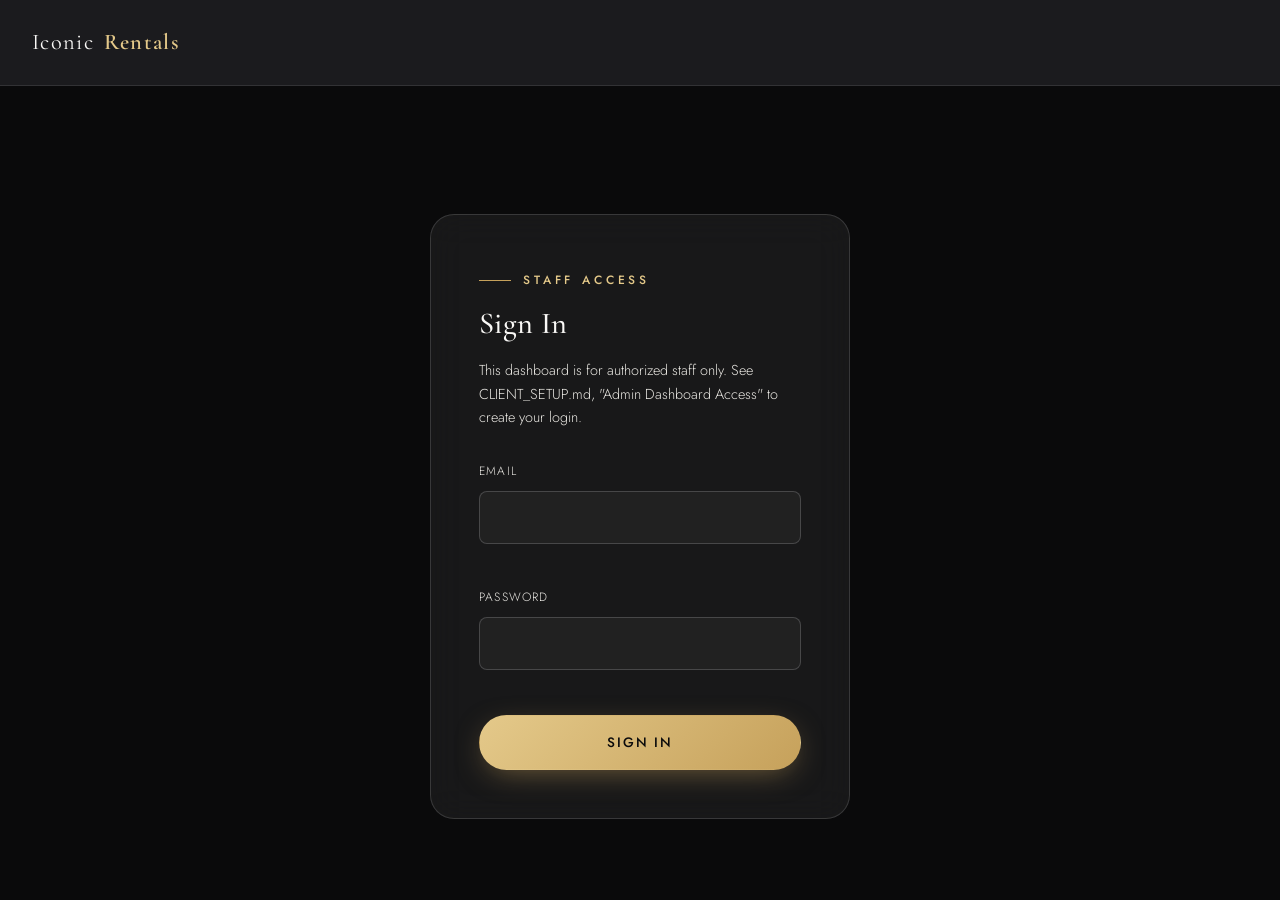
<file: admin/index.html>
<!doctype html>
<html lang="en-US">
<head>
<meta charset="utf-8" />
<meta name="viewport" content="width=device-width, initial-scale=1" />
<title>Booking Inquiries | Iconic Rentals Admin</title>
<meta name="robots" content="noindex, nofollow" />
<link rel="icon" href="data:image/svg+xml,%3Csvg xmlns='http://www.w3.org/2000/svg' viewBox='0 0 100 100'%3E%3Crect width='100' height='100' rx='20' fill='%230a0a0b'/%3E%3Ctext x='50' y='68' font-family='Georgia,serif' font-size='58' fill='%23c6a15b' text-anchor='middle'%3EI%3C/text%3E%3C/svg%3E" />

<link rel="preload" as="font" type="font/woff2" href="../fonts/cormorant-garamond-normal.woff2" crossorigin />
<link rel="preload" as="font" type="font/woff2" href="../fonts/jost.woff2" crossorigin />
<link rel="stylesheet" href="../css/fonts.min.css" />
<link rel="stylesheet" href="../css/style.min.css" />
<link rel="stylesheet" href="../css/admin.css" />
</head>
<body class="admin-body">

<header class="admin-header">
  <a href="../index.html" class="brand">Iconic <strong>Rentals</strong></a>
  <nav class="admin-nav" aria-label="Admin sections">
    <a href="index.html" class="admin-nav-link is-active" aria-current="page">Inquiries</a>
    <a href="fleet.html" class="admin-nav-link">Fleet</a>
    <a href="media.html" class="admin-nav-link">Media</a>
    <a href="experiences.html" class="admin-nav-link">Experiences</a>
    <a href="clientele.html" class="admin-nav-link">Clientele</a>
    <a href="instagram.html" class="admin-nav-link">Instagram</a>
    <a href="homepage.html" class="admin-nav-link">Homepage</a>
    <a href="team.html" class="admin-nav-link">Team</a>
    <a href="settings.html" class="admin-nav-link">Settings</a>
  </nav>
  <button type="button" class="btn btn-ghost admin-signout" id="signOutBtn" hidden>Sign Out</button>
</header>

<main class="admin-main">

  <!-- Sign-in now lives at admin/login.html — dashboard.js checks the
       session + role (see admin/auth-guard.js) before this section is
       ever shown, and redirects to login.html otherwise. -->

  <!-- ============ DASHBOARD VIEW ============ -->
  <section class="admin-dashboard" id="dashboardView" hidden>

    <div class="admin-summary-grid" id="summaryGrid">
      <a class="admin-summary-card" href="fleet.html"><span class="admin-summary-value" id="summaryFleet">—</span><span class="admin-summary-label">Fleet Vehicles</span></a>
      <a class="admin-summary-card" href="experiences.html"><span class="admin-summary-value" id="summaryExperiences">—</span><span class="admin-summary-label">Experiences</span></a>
      <a class="admin-summary-card" href="media.html"><span class="admin-summary-value" id="summaryMedia">—</span><span class="admin-summary-label">Media Items</span></a>
      <a class="admin-summary-card" href="clientele.html"><span class="admin-summary-value" id="summaryEndorsements">—</span><span class="admin-summary-label">Endorsements</span></a>
      <a class="admin-summary-card" href="instagram.html"><span class="admin-summary-value" id="summaryInstagram">—</span><span class="admin-summary-label">Instagram Content</span></a>
      <a class="admin-summary-card" href="homepage.html"><span class="admin-summary-value" id="summaryHomepage">—</span><span class="admin-summary-label">Homepage Sections</span></a>
      <div class="admin-summary-card"><span class="admin-summary-value" id="summaryPending">—</span><span class="admin-summary-label">Pending Bookings</span></div>
      <div class="admin-summary-card"><span class="admin-summary-value" id="summaryPublished">—</span><span class="admin-summary-label">Published Items</span></div>
      <div class="admin-summary-card"><span class="admin-summary-value" id="summaryDraft">—</span><span class="admin-summary-label">Draft Items</span></div>
      <div class="admin-summary-card"><span class="admin-summary-value" id="summaryStorage">—</span><span class="admin-summary-label">Storage Used</span></div>
    </div>

    <div class="admin-toolbar">
      <div class="admin-filter-tabs" id="statusFilterTabs" role="tablist" aria-label="Filter by status">
        <button class="admin-filter-tab is-active" data-status="all" role="tab" aria-selected="true">All</button>
        <button class="admin-filter-tab" data-status="New" role="tab" aria-selected="false">New</button>
        <button class="admin-filter-tab" data-status="Contacted" role="tab" aria-selected="false">Contacted</button>
        <button class="admin-filter-tab" data-status="Confirmed" role="tab" aria-selected="false">Confirmed</button>
        <button class="admin-filter-tab" data-status="Completed" role="tab" aria-selected="false">Completed</button>
        <button class="admin-filter-tab" data-status="Cancelled" role="tab" aria-selected="false">Cancelled</button>
      </div>
      <button type="button" class="btn btn-ghost admin-refresh" id="refreshBtn">Refresh</button>
    </div>

    <div class="admin-banner" id="dashboardBanner" role="alert" hidden></div>

    <div class="admin-table-wrap">
      <table class="admin-table" id="inquiriesTable">
        <thead>
          <tr>
            <th scope="col">Date Received</th>
            <th scope="col">Name</th>
            <th scope="col">Contact</th>
            <th scope="col">Rental</th>
            <th scope="col">Requested Date</th>
            <th scope="col">Status</th>
            <th scope="col"><span class="sr-only">Details</span></th>
          </tr>
        </thead>
        <tbody id="inquiriesTableBody">
          <tr><td colspan="7" class="admin-table-empty">Loading inquiries…</td></tr>
        </tbody>
      </table>
    </div>

    <h2 style="font-size:1.1rem;margin:var(--space-5) 0 var(--space-3);color:var(--color-white);">Recent Activity</h2>
    <div class="admin-table-wrap">
      <table class="admin-table" id="activityTable">
        <thead>
          <tr>
            <th scope="col">When</th>
            <th scope="col">User</th>
            <th scope="col">Action</th>
            <th scope="col">Entity</th>
            <th scope="col">Details</th>
          </tr>
        </thead>
        <tbody id="activityTableBody">
          <tr><td colspan="5" class="admin-table-empty">Loading activity…</td></tr>
        </tbody>
      </table>
    </div>
  </section>

</main>

<!-- ============ DETAIL PANEL ============ -->
<div class="admin-detail" id="detailPanel" role="dialog" aria-modal="true" aria-labelledby="detailPanelTitle" hidden>
  <div class="admin-detail-backdrop" data-detail-close></div>
  <div class="admin-detail-card">
    <button type="button" class="quick-book-close" data-detail-close aria-label="Close details">
      <svg aria-hidden="true" focusable="false" viewBox="0 0 24 24" fill="none" stroke="currentColor" stroke-width="2"><path d="M6 6l12 12M18 6L6 18"/></svg>
    </button>
    <span class="eyebrow">Inquiry Details</span>
    <h2 id="detailPanelTitle">Name</h2>
    <dl class="admin-detail-grid" id="detailPanelBody"></dl>

    <div class="form-field full">
      <label for="detailStatusSelect">Update Status</label>
      <select id="detailStatusSelect">
        <option>New</option>
        <option>Contacted</option>
        <option>Confirmed</option>
        <option>Completed</option>
        <option>Cancelled</option>
      </select>
    </div>
    <button type="button" class="btn btn-primary btn-block" id="detailSaveBtn" data-label="Update Status" data-loading-label="Saving…">Update Status</button>
  </div>
</div>

<script src="../js/booking-config.js"></script>
<script src="../js/vendor/supabase-js.min.js"></script>
<script src="../js/supabase-client.js"></script>
<script src="auth-guard.js"></script>
<script src="activity-log.js"></script>
<script src="dashboard.js"></script>
</body>
</html>
</file>
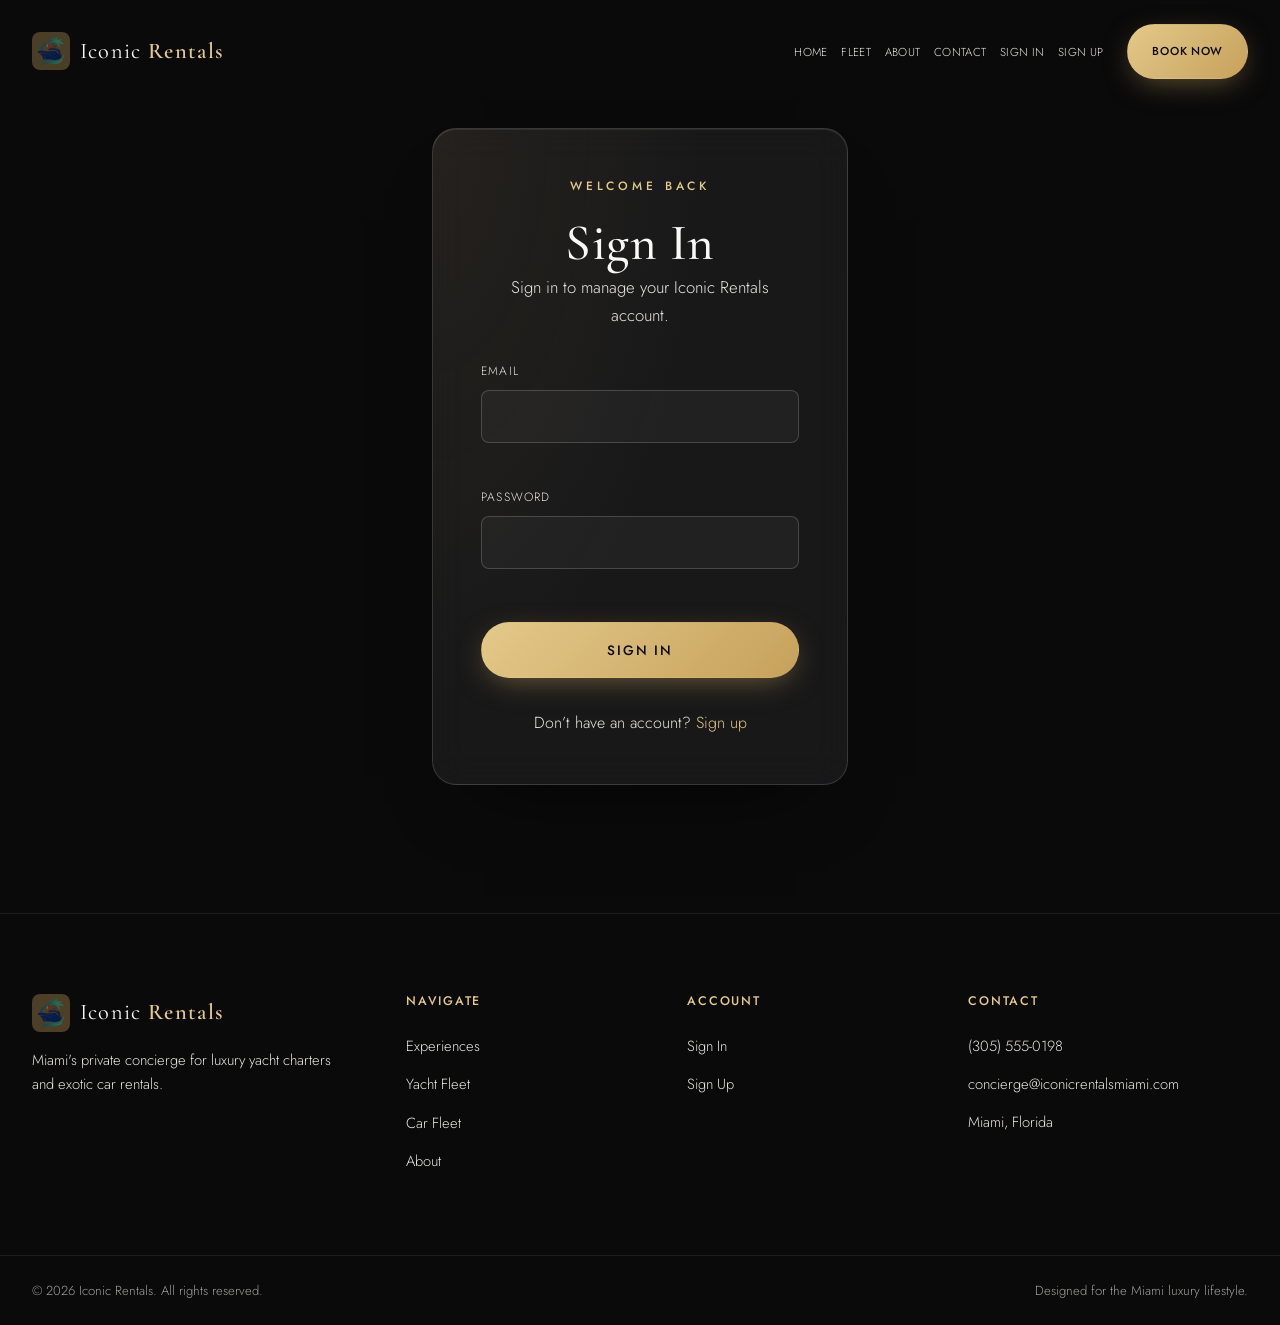
<file: account.html>
<!doctype html>
<html lang="en-US">
<head>
<meta charset="utf-8" />
<meta name="viewport" content="width=device-width, initial-scale=1" />
<title>My Account | Iconic Rentals</title>
<meta name="description" content="Manage your Iconic Rentals customer account." />
<meta name="robots" content="noindex, nofollow" />
<meta name="theme-color" content="#0a0a0b" />

<link rel="canonical" href="https://www.iconicrentalsmiami.com/account.html" />
<link rel="icon" href="/favicon.ico" sizes="any" />
<link rel="icon" type="image/png" sizes="32x32" href="images/favicon-32.png" />
<link rel="icon" type="image/png" sizes="192x192" href="images/favicon-192.png" />
<link rel="apple-touch-icon" href="images/apple-touch-icon.png" />

<link rel="preload" as="font" type="font/woff2" href="fonts/cormorant-garamond-normal.woff2" crossorigin />
<link rel="preload" as="font" type="font/woff2" href="fonts/jost.woff2" crossorigin />
<link rel="stylesheet" href="css/fonts.min.css" />
<link rel="stylesheet" href="css/style.min.css" />
</head>
<body>
<a class="skip-link" href="#main">Skip to main content</a>

<header class="site-header">
  <div class="container">
    <a href="index.html" class="brand">
      <span class="brand-mark">
        <picture><source srcset="images/logo-icon.webp" type="image/webp" /><img src="images/logo-icon.png" alt="" width="35" height="40" /></picture>
      </span>
      <span class="brand-text">Iconic <strong>Rentals</strong></span>
    </a>

    <nav class="main-nav" id="primary-nav" aria-label="Primary">
      <ul class="nav-links">
        <li><a href="index.html#top">Home</a></li>
        <li><a href="index.html#fleet">Fleet</a></li>
        <li><a href="index.html#about">About</a></li>
        <li><a href="index.html#contact">Contact</a></li>
        <li data-auth-state="guest"><a href="login.html">Sign In</a></li>
        <li data-auth-state="guest"><a href="signup.html">Sign Up</a></li>
        <li data-auth-state="user" hidden><a href="account.html">Account</a></li>
        <li data-auth-state="user" hidden><a href="#" data-logout-link>Logout</a></li>
      </ul>
      <a href="index.html#booking" class="btn btn-primary nav-cta" data-quick-book>Book Now</a>
    </nav>

    <button class="nav-toggle" aria-expanded="false" aria-controls="primary-nav" aria-label="Toggle navigation menu">
      <span></span>
    </button>
  </div>
</header>

<main id="main">
  <section class="section auth-page" aria-labelledby="account-heading">
    <div class="container account-page-wrap">
      <div>
        <span class="eyebrow">Your Account</span>
        <h1 class="section-title" id="account-heading">My Account</h1>
      </div>

      <div class="form-banner form-banner--error" id="accountBanner" role="alert" hidden></div>
      <div class="form-banner" id="accountSuccessBanner" role="status" style="background:rgba(120,190,130,0.12);border-color:rgba(120,190,130,0.4);color:#8fd39a;" hidden></div>

      <div class="booking-form account-summary">
        <dl>
          <div>
            <dt>Full Name</dt>
            <dd id="accountName">—</dd>
          </div>
          <div>
            <dt>Email</dt>
            <dd id="accountEmail">—</dd>
          </div>
        </dl>
        <button type="button" class="btn btn-ghost" id="accountLogoutBtn">Logout</button>
      </div>

      <div class="booking-form">
        <h3>Update Your Name</h3>
        <form id="accountNameForm" novalidate>
          <div class="form-grid">
            <div class="form-field full">
              <label for="accountNameInput">Full Name</label>
              <input type="text" id="accountNameInput" name="fullName" autocomplete="name" required />
            </div>
          </div>
          <button type="submit" class="btn btn-primary btn-block">Save Name</button>
        </form>
      </div>

      <div class="booking-form">
        <h3>Your Bookings</h3>
        <p class="account-bookings-placeholder">Booking History will be available in a future update. In the meantime, contact us directly for anything about an existing reservation.</p>
      </div>
    </div>
  </section>
</main>

<footer class="site-footer">
  <div class="container footer-grid">
    <div class="footer-brand">
      <a href="index.html" class="brand footer-brand-logo">
        <span class="brand-mark">
          <picture><source srcset="images/logo-icon.webp" type="image/webp" /><img src="images/logo-icon.png" alt="" width="35" height="40" /></picture>
        </span>
        <span class="brand-text">Iconic <strong>Rentals</strong></span>
      </a>
      <p>Miami's private concierge for luxury yacht charters and exotic car rentals.</p>
    </div>

    <div class="footer-col">
      <h4>Navigate</h4>
      <ul>
        <li><a href="index.html#services">Experiences</a></li>
        <li><a href="index.html#yacht-fleet">Yacht Fleet</a></li>
        <li><a href="index.html#car-fleet">Car Fleet</a></li>
        <li><a href="index.html#about">About</a></li>
      </ul>
    </div>

    <div class="footer-col">
      <h4>Account</h4>
      <ul>
        <li><a href="account.html">My Account</a></li>
        <li><a href="#" data-logout-link>Logout</a></li>
      </ul>
    </div>

    <div class="footer-col">
      <h4>Contact</h4>
      <ul>
        <li><a href="tel:+13055550198">(305) 555-0198</a></li>
        <li><a href="mailto:concierge@iconicrentalsmiami.com">concierge@iconicrentalsmiami.com</a></li>
        <li><p>Miami, Florida</p></li>
      </ul>
    </div>
  </div>

  <div class="container footer-bottom">
    <span>&copy; <span id="year"></span> Iconic Rentals. All rights reserved.</span>
    <span>Designed for the Miami luxury lifestyle.</span>
  </div>
</footer>

<script src="js/booking-config.js"></script>
<script src="js/vendor/supabase-js.min.js"></script>
<script src="js/supabase-client.js"></script>
<script src="js/auth.min.js"></script>
<script src="js/account.min.js"></script>
</body>
</html>
</file>
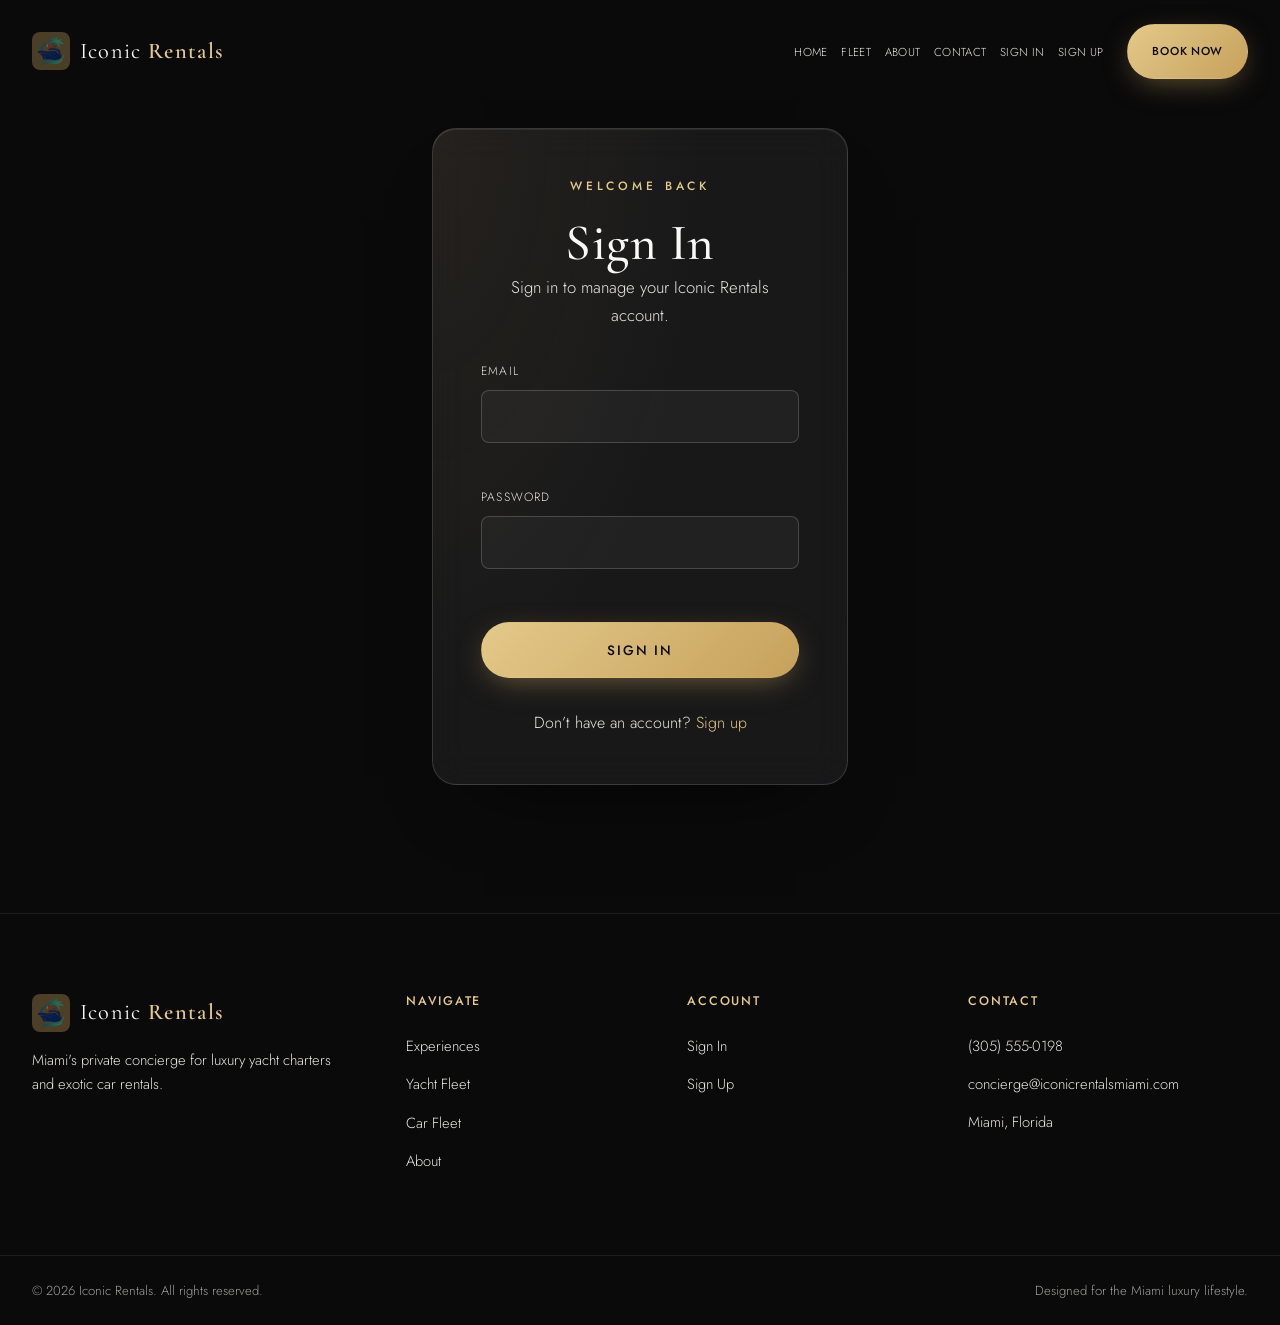
<file: login.html>
<!doctype html>
<html lang="en-US">
<head>
<meta charset="utf-8" />
<meta name="viewport" content="width=device-width, initial-scale=1" />
<title>Sign In | Iconic Rentals</title>
<meta name="description" content="Sign in to your Iconic Rentals customer account." />
<meta name="robots" content="noindex, follow" />
<meta name="theme-color" content="#0a0a0b" />

<link rel="canonical" href="https://www.iconicrentalsmiami.com/login.html" />
<link rel="icon" href="/favicon.ico" sizes="any" />
<link rel="icon" type="image/png" sizes="32x32" href="images/favicon-32.png" />
<link rel="icon" type="image/png" sizes="192x192" href="images/favicon-192.png" />
<link rel="apple-touch-icon" href="images/apple-touch-icon.png" />

<link rel="preload" as="font" type="font/woff2" href="fonts/cormorant-garamond-normal.woff2" crossorigin />
<link rel="preload" as="font" type="font/woff2" href="fonts/jost.woff2" crossorigin />
<link rel="stylesheet" href="css/fonts.min.css" />
<link rel="stylesheet" href="css/style.min.css" />
</head>
<body>
<a class="skip-link" href="#main">Skip to main content</a>

<header class="site-header">
  <div class="container">
    <a href="index.html" class="brand">
      <span class="brand-mark">
        <picture><source srcset="images/logo-icon.webp" type="image/webp" /><img src="images/logo-icon.png" alt="" width="35" height="40" /></picture>
      </span>
      <span class="brand-text">Iconic <strong>Rentals</strong></span>
    </a>

    <nav class="main-nav" id="primary-nav" aria-label="Primary">
      <ul class="nav-links">
        <li><a href="index.html#top">Home</a></li>
        <li><a href="index.html#fleet">Fleet</a></li>
        <li><a href="index.html#about">About</a></li>
        <li><a href="index.html#contact">Contact</a></li>
        <li data-auth-state="guest"><a href="login.html">Sign In</a></li>
        <li data-auth-state="guest"><a href="signup.html">Sign Up</a></li>
        <li data-auth-state="user" hidden><a href="account.html">Account</a></li>
        <li data-auth-state="user" hidden><a href="#" data-logout-link>Logout</a></li>
      </ul>
      <a href="index.html#booking" class="btn btn-primary nav-cta" data-quick-book>Book Now</a>
    </nav>

    <button class="nav-toggle" aria-expanded="false" aria-controls="primary-nav" aria-label="Toggle navigation menu">
      <span></span>
    </button>
  </div>
</header>

<main id="main">
  <section class="section auth-page" aria-labelledby="login-heading">
    <div class="container auth-page-wrap">
      <div class="booking-form">
        <span class="eyebrow">Welcome Back</span>
        <h1 class="section-title" id="login-heading">Sign In</h1>
        <p class="section-sub">Sign in to manage your Iconic Rentals account.</p>

        <form id="loginForm" novalidate>
          <div class="form-banner form-banner--error" id="loginBanner" role="alert" hidden></div>

          <div class="form-grid">
            <div class="form-field full">
              <label for="loginEmail">Email</label>
              <input type="email" id="loginEmail" name="email" autocomplete="username" required />
              <span class="form-error" role="alert" aria-live="polite"></span>
            </div>

            <div class="form-field full">
              <label for="loginPassword">Password</label>
              <input type="password" id="loginPassword" name="password" autocomplete="current-password" required />
              <span class="form-error" role="alert" aria-live="polite"></span>
            </div>
          </div>

          <button type="submit" class="btn btn-primary btn-block" data-label="Sign In" data-loading-label="Signing In…">Sign In</button>
        </form>

        <p class="auth-switch">Don’t have an account? <a href="signup.html">Sign up</a></p>
      </div>
    </div>
  </section>
</main>

<footer class="site-footer">
  <div class="container footer-grid">
    <div class="footer-brand">
      <a href="index.html" class="brand footer-brand-logo">
        <span class="brand-mark">
          <picture><source srcset="images/logo-icon.webp" type="image/webp" /><img src="images/logo-icon.png" alt="" width="35" height="40" /></picture>
        </span>
        <span class="brand-text">Iconic <strong>Rentals</strong></span>
      </a>
      <p>Miami's private concierge for luxury yacht charters and exotic car rentals.</p>
    </div>

    <div class="footer-col">
      <h4>Navigate</h4>
      <ul>
        <li><a href="index.html#services">Experiences</a></li>
        <li><a href="index.html#yacht-fleet">Yacht Fleet</a></li>
        <li><a href="index.html#car-fleet">Car Fleet</a></li>
        <li><a href="index.html#about">About</a></li>
      </ul>
    </div>

    <div class="footer-col">
      <h4>Account</h4>
      <ul>
        <li><a href="login.html">Sign In</a></li>
        <li><a href="signup.html">Sign Up</a></li>
      </ul>
    </div>

    <div class="footer-col">
      <h4>Contact</h4>
      <ul>
        <li><a href="tel:+13055550198">(305) 555-0198</a></li>
        <li><a href="mailto:concierge@iconicrentalsmiami.com">concierge@iconicrentalsmiami.com</a></li>
        <li><p>Miami, Florida</p></li>
      </ul>
    </div>
  </div>

  <div class="container footer-bottom">
    <span>&copy; <span id="year"></span> Iconic Rentals. All rights reserved.</span>
    <span>Designed for the Miami luxury lifestyle.</span>
  </div>
</footer>

<script src="js/booking-config.js"></script>
<script src="js/vendor/supabase-js.min.js"></script>
<script src="js/supabase-client.js"></script>
<script src="js/auth.min.js"></script>
<script src="js/login.min.js"></script>
</body>
</html>
</file>
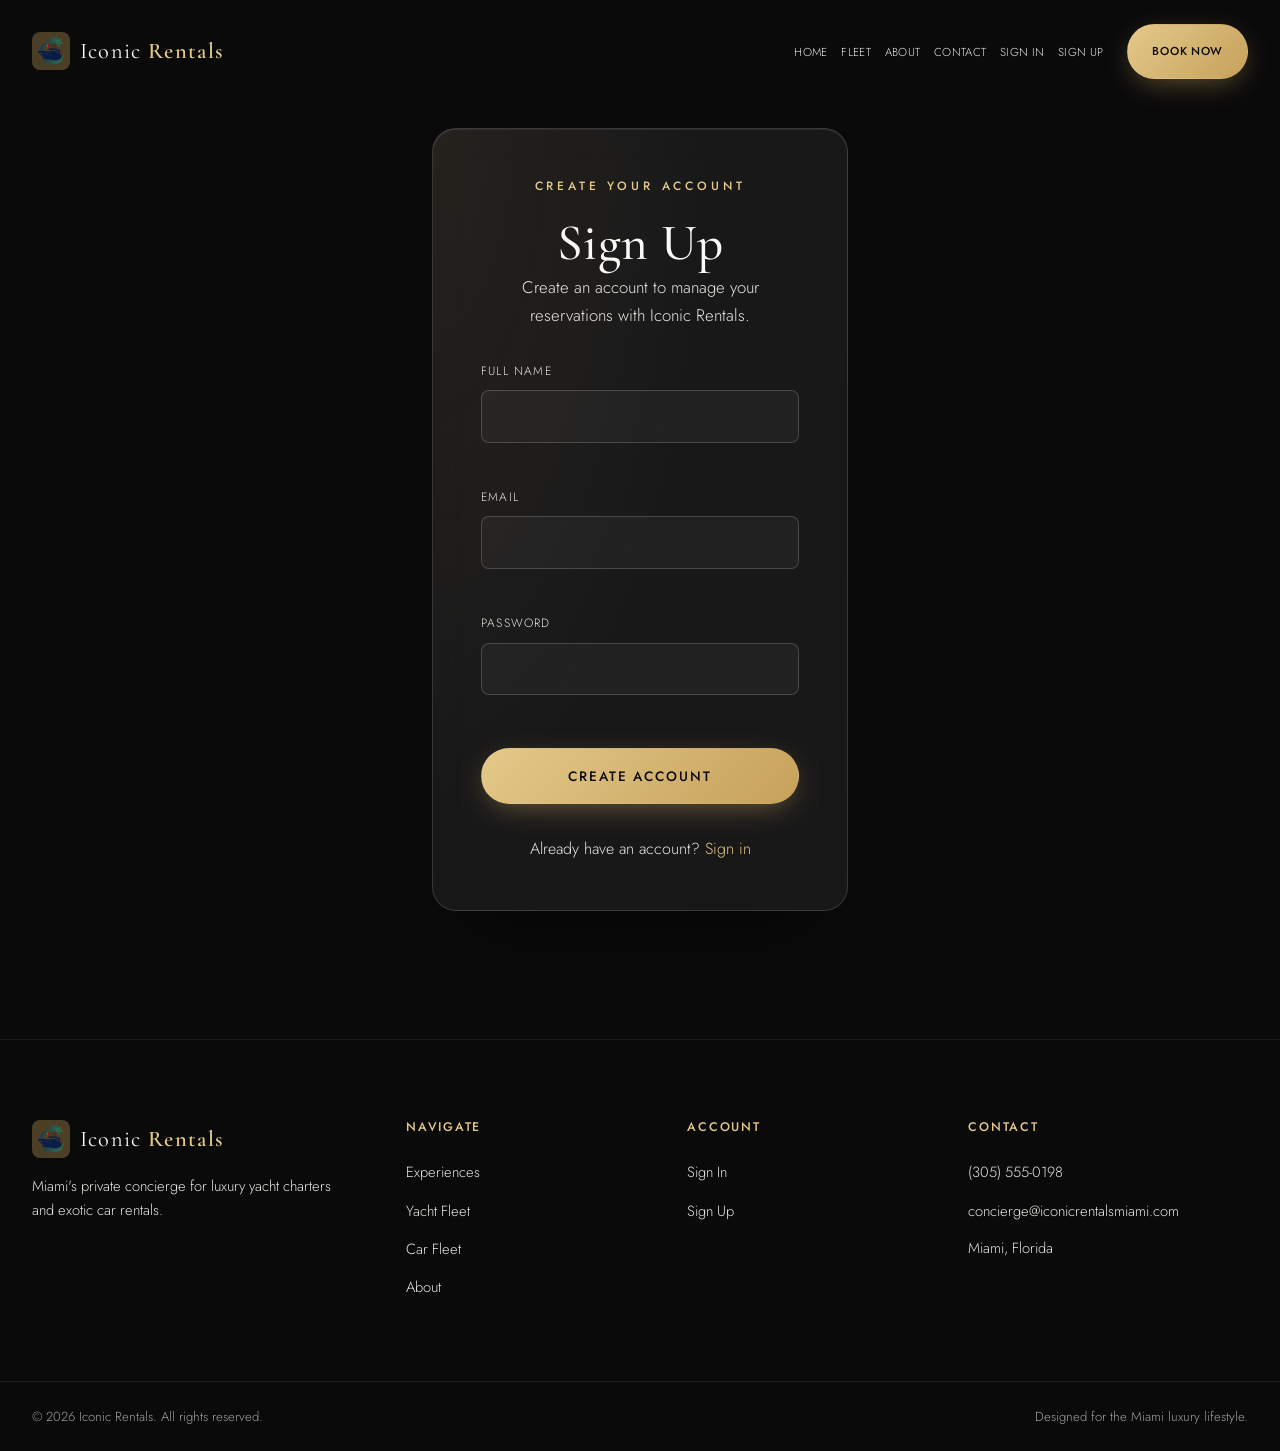
<file: signup.html>
<!doctype html>
<html lang="en-US">
<head>
<meta charset="utf-8" />
<meta name="viewport" content="width=device-width, initial-scale=1" />
<title>Create Your Account | Iconic Rentals</title>
<meta name="description" content="Create a customer account with Iconic Rentals to manage your yacht and exotic car bookings." />
<meta name="robots" content="noindex, follow" />
<meta name="theme-color" content="#0a0a0b" />

<link rel="canonical" href="https://www.iconicrentalsmiami.com/signup.html" />
<link rel="icon" href="/favicon.ico" sizes="any" />
<link rel="icon" type="image/png" sizes="32x32" href="images/favicon-32.png" />
<link rel="icon" type="image/png" sizes="192x192" href="images/favicon-192.png" />
<link rel="apple-touch-icon" href="images/apple-touch-icon.png" />

<link rel="preload" as="font" type="font/woff2" href="fonts/cormorant-garamond-normal.woff2" crossorigin />
<link rel="preload" as="font" type="font/woff2" href="fonts/jost.woff2" crossorigin />
<link rel="stylesheet" href="css/fonts.min.css" />
<link rel="stylesheet" href="css/style.min.css" />
</head>
<body>
<a class="skip-link" href="#main">Skip to main content</a>

<header class="site-header">
  <div class="container">
    <a href="index.html" class="brand">
      <span class="brand-mark">
        <picture><source srcset="images/logo-icon.webp" type="image/webp" /><img src="images/logo-icon.png" alt="" width="35" height="40" /></picture>
      </span>
      <span class="brand-text">Iconic <strong>Rentals</strong></span>
    </a>

    <nav class="main-nav" id="primary-nav" aria-label="Primary">
      <ul class="nav-links">
        <li><a href="index.html#top">Home</a></li>
        <li><a href="index.html#fleet">Fleet</a></li>
        <li><a href="index.html#about">About</a></li>
        <li><a href="index.html#contact">Contact</a></li>
        <li data-auth-state="guest"><a href="login.html">Sign In</a></li>
        <li data-auth-state="guest"><a href="signup.html">Sign Up</a></li>
        <li data-auth-state="user" hidden><a href="account.html">Account</a></li>
        <li data-auth-state="user" hidden><a href="#" data-logout-link>Logout</a></li>
      </ul>
      <a href="index.html#booking" class="btn btn-primary nav-cta" data-quick-book>Book Now</a>
    </nav>

    <button class="nav-toggle" aria-expanded="false" aria-controls="primary-nav" aria-label="Toggle navigation menu">
      <span></span>
    </button>
  </div>
</header>

<main id="main">
  <section class="section auth-page" aria-labelledby="signup-heading">
    <div class="container auth-page-wrap">
      <div class="booking-form">
        <span class="eyebrow">Create Your Account</span>
        <h1 class="section-title" id="signup-heading">Sign Up</h1>
        <p class="section-sub">Create an account to manage your reservations with Iconic Rentals.</p>

        <form id="signupForm" novalidate>
          <div class="form-banner form-banner--error" id="signupBanner" role="alert" hidden></div>

          <div class="form-grid">
            <div class="form-field full">
              <label for="signupFullName">Full Name</label>
              <input type="text" id="signupFullName" name="fullName" autocomplete="name" required />
              <span class="form-error" role="alert" aria-live="polite"></span>
            </div>

            <div class="form-field full">
              <label for="signupEmail">Email</label>
              <input type="email" id="signupEmail" name="email" autocomplete="email" required />
              <span class="form-error" role="alert" aria-live="polite"></span>
            </div>

            <div class="form-field full">
              <label for="signupPassword">Password</label>
              <input type="password" id="signupPassword" name="password" autocomplete="new-password" required minlength="6" />
              <span class="form-error" role="alert" aria-live="polite"></span>
            </div>
          </div>

          <button type="submit" class="btn btn-primary btn-block" data-label="Create Account" data-loading-label="Creating Account…">Create Account</button>
        </form>

        <div class="form-success" id="signupSuccess" tabindex="-1" role="status" aria-live="polite">
          <div class="check">
            <svg aria-hidden="true" focusable="false" viewBox="0 0 24 24" fill="none" stroke="currentColor" stroke-width="2"><path d="m5 13 4 4L19 7"/></svg>
          </div>
          <h3>Check Your Email</h3>
          <p id="signupSuccessText">We’ve sent a confirmation link to your email.</p>
        </div>

        <p class="auth-switch">Already have an account? <a href="login.html">Sign in</a></p>
      </div>
    </div>
  </section>
</main>

<footer class="site-footer">
  <div class="container footer-grid">
    <div class="footer-brand">
      <a href="index.html" class="brand footer-brand-logo">
        <span class="brand-mark">
          <picture><source srcset="images/logo-icon.webp" type="image/webp" /><img src="images/logo-icon.png" alt="" width="35" height="40" /></picture>
        </span>
        <span class="brand-text">Iconic <strong>Rentals</strong></span>
      </a>
      <p>Miami's private concierge for luxury yacht charters and exotic car rentals.</p>
    </div>

    <div class="footer-col">
      <h4>Navigate</h4>
      <ul>
        <li><a href="index.html#services">Experiences</a></li>
        <li><a href="index.html#yacht-fleet">Yacht Fleet</a></li>
        <li><a href="index.html#car-fleet">Car Fleet</a></li>
        <li><a href="index.html#about">About</a></li>
      </ul>
    </div>

    <div class="footer-col">
      <h4>Account</h4>
      <ul>
        <li><a href="login.html">Sign In</a></li>
        <li><a href="signup.html">Sign Up</a></li>
      </ul>
    </div>

    <div class="footer-col">
      <h4>Contact</h4>
      <ul>
        <li><a href="tel:+13055550198">(305) 555-0198</a></li>
        <li><a href="mailto:concierge@iconicrentalsmiami.com">concierge@iconicrentalsmiami.com</a></li>
        <li><p>Miami, Florida</p></li>
      </ul>
    </div>
  </div>

  <div class="container footer-bottom">
    <span>&copy; <span id="year"></span> Iconic Rentals. All rights reserved.</span>
    <span>Designed for the Miami luxury lifestyle.</span>
  </div>
</footer>

<script src="js/booking-config.js"></script>
<script src="js/vendor/supabase-js.min.js"></script>
<script src="js/supabase-client.js"></script>
<script src="js/auth.min.js"></script>
<script src="js/signup.min.js"></script>
</body>
</html>
</file>
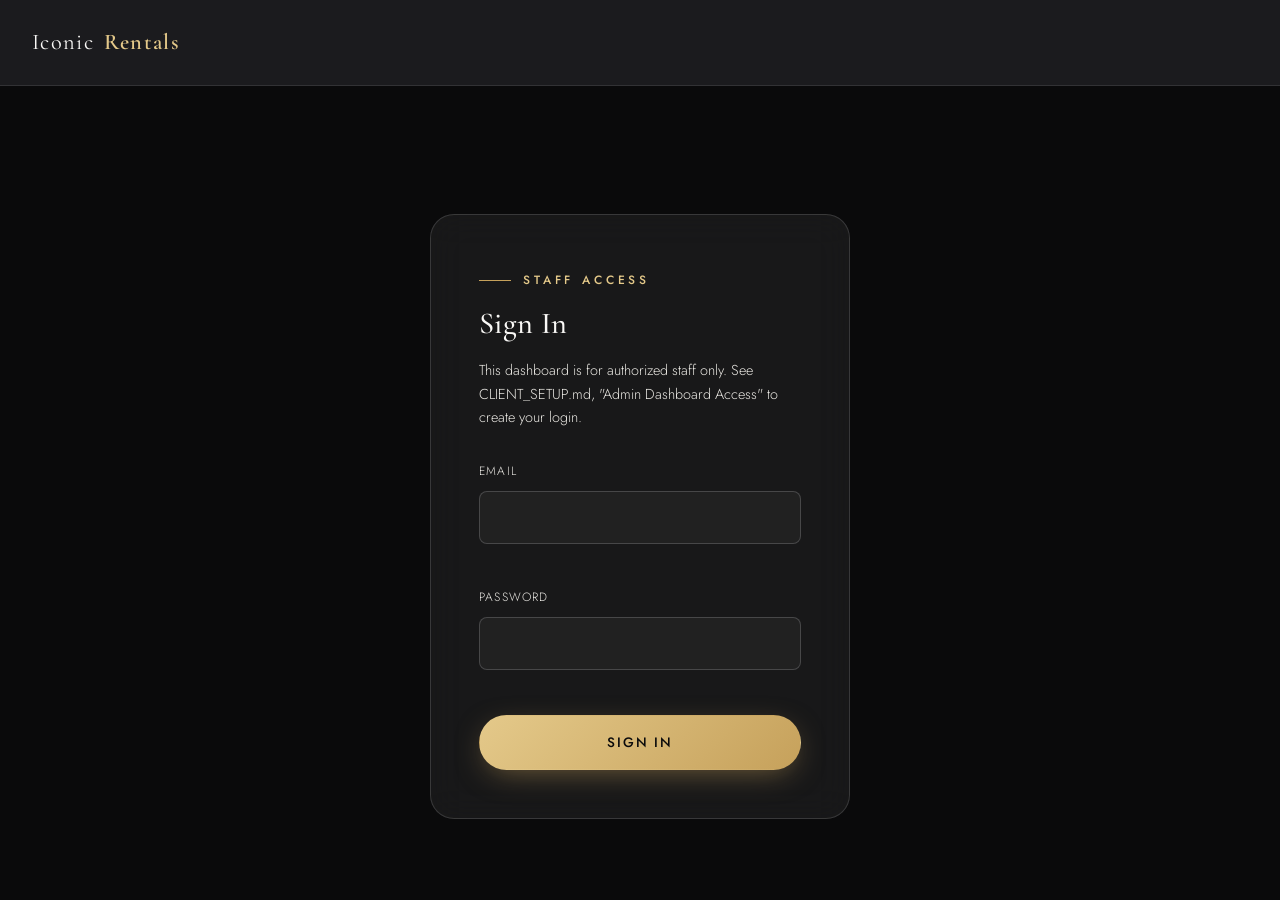
<file: admin/clientele.html>
<!doctype html>
<html lang="en-US">
<head>
<meta charset="utf-8" />
<meta name="viewport" content="width=device-width, initial-scale=1" />
<title>Clientele Manager | Iconic Rentals Admin</title>
<meta name="robots" content="noindex, nofollow" />
<link rel="icon" href="data:image/svg+xml,%3Csvg xmlns='http://www.w3.org/2000/svg' viewBox='0 0 100 100'%3E%3Crect width='100' height='100' rx='20' fill='%230a0a0b'/%3E%3Ctext x='50' y='68' font-family='Georgia,serif' font-size='58' fill='%23c6a15b' text-anchor='middle'%3EI%3C/text%3E%3C/svg%3E" />

<link rel="preload" as="font" type="font/woff2" href="../fonts/cormorant-garamond-normal.woff2" crossorigin />
<link rel="preload" as="font" type="font/woff2" href="../fonts/jost.woff2" crossorigin />
<link rel="stylesheet" href="../css/fonts.min.css" />
<link rel="stylesheet" href="../css/style.min.css" />
<link rel="stylesheet" href="../css/admin.css" />
</head>
<body class="admin-body">

<header class="admin-header">
  <a href="../index.html" class="brand">Iconic <strong>Rentals</strong></a>
  <nav class="admin-nav" aria-label="Admin sections">
    <a href="index.html" class="admin-nav-link">Inquiries</a>
    <a href="fleet.html" class="admin-nav-link">Fleet</a>
    <a href="media.html" class="admin-nav-link">Media</a>
    <a href="experiences.html" class="admin-nav-link">Experiences</a>
    <a href="clientele.html" class="admin-nav-link is-active" aria-current="page">Clientele</a>
    <a href="instagram.html" class="admin-nav-link">Instagram</a>
    <a href="homepage.html" class="admin-nav-link">Homepage</a>
    <a href="team.html" class="admin-nav-link">Team</a>
    <a href="settings.html" class="admin-nav-link">Settings</a>
  </nav>
  <button type="button" class="btn btn-ghost admin-signout" id="signOutBtn" hidden>Sign Out</button>
</header>

<main class="admin-main">
  <section class="admin-dashboard" id="clienteleView" hidden>

    <div class="fleet-toolbar">
      <input type="search" class="fleet-search" id="clSearch" placeholder="Search by name or quote…" aria-label="Search endorsements" />

      <div class="fleet-filter-group" role="group" aria-label="Filter by approval status">
        <button type="button" class="admin-filter-tab is-active" data-filter="approved" data-value="">Any Status</button>
        <button type="button" class="admin-filter-tab" data-filter="approved" data-value="true">Approved</button>
        <button type="button" class="admin-filter-tab" data-filter="approved" data-value="false">Unapproved</button>
      </div>

      <select class="fleet-sort" id="clSort" aria-label="Sort endorsements">
        <option value="sort_order">Sort: Sort Order</option>
        <option value="name">Sort: Name</option>
        <option value="updated">Sort: Recently Updated</option>
      </select>

      <button type="button" class="btn btn-primary" id="addEndorsementBtn">+ Add Endorsement</button>
    </div>

    <div class="admin-banner" id="clBanner" role="alert" hidden></div>

    <div class="fleet-grid" id="clGrid"></div>

    <div class="fleet-empty" id="clEmpty" hidden>
      <h3>No endorsements found</h3>
      <p id="clEmptyText">Try a different search term or filter.</p>
    </div>
  </section>
</main>

<!-- ============ EDITOR PANEL ============ -->
<div class="admin-editor" id="clEditor" role="dialog" aria-modal="true" aria-labelledby="clEditorTitle" hidden>
  <div class="admin-editor-backdrop" data-editor-close></div>
  <div class="admin-editor-card">
    <div class="admin-editor-header">
      <div>
        <span class="eyebrow" id="clEditorEyebrow">Edit Endorsement</span>
        <h2 id="clEditorTitle">Endorsement</h2>
      </div>
      <button type="button" class="quick-book-close" data-editor-close aria-label="Close editor">
        <svg aria-hidden="true" focusable="false" viewBox="0 0 24 24" fill="none" stroke="currentColor" stroke-width="2"><path d="M6 6l12 12M18 6L6 18"/></svg>
      </button>
    </div>

    <form id="clEditorForm" novalidate>
      <div class="admin-editor-body">
        <div class="admin-banner" id="clEditorBanner" role="alert" hidden></div>

        <div class="admin-editor-section">
          <h3>General</h3>
          <p class="admin-toggle-hint" style="margin:0 0 1rem;">Only add a real, named endorsement once that specific person or brand has explicitly agreed to be quoted on the site. Never invent a name, quote, or logo.</p>
          <div class="admin-editor-fieldgrid">
            <div class="form-field">
              <label for="clFieldName">Name</label>
              <input type="text" id="clFieldName" required maxlength="120" />
              <span class="form-error" role="alert" aria-live="polite"></span>
            </div>
            <div class="form-field">
              <label for="clFieldRole">Role (optional)</label>
              <input type="text" id="clFieldRole" maxlength="120" placeholder="e.g. PGA Tour" />
            </div>
            <div class="form-field full">
              <label for="clFieldQuote">Quote</label>
              <textarea id="clFieldQuote" rows="3" required maxlength="500"></textarea>
              <span class="form-error" role="alert" aria-live="polite"></span>
            </div>
            <div class="form-field">
              <label for="clFieldSortOrder">Sort Order</label>
              <input type="number" id="clFieldSortOrder" step="1" value="0" />
            </div>
          </div>
        </div>

        <div class="admin-editor-section">
          <h3>Photo &amp; Logo (both optional)</h3>
          <div class="admin-editor-fieldgrid">
            <div class="form-field full" id="clPhotoPreviewWrap" hidden>
              <label>Current Photo</label>
              <img id="clPhotoPreview" alt="Current photo" style="max-height:100px;max-width:160px;display:block;background:rgba(255,255,255,0.04);padding:0.5rem;border-radius:var(--radius-sm);" />
            </div>
            <div class="form-field full">
              <label for="clPhotoFileInput">Photo</label>
              <input type="file" id="clPhotoFileInput" accept=".jpg,.jpeg,.png,.webp,image/jpeg,image/png,image/webp" />
              <span class="admin-toggle-hint">JPG, PNG, or WEBP, up to 20 MB. Uploads immediately.</span>
            </div>
            <div class="form-field full" id="clLogoPreviewWrap" hidden>
              <label>Current Logo</label>
              <img id="clLogoPreview" alt="Current logo" style="max-height:80px;max-width:200px;display:block;background:rgba(255,255,255,0.04);padding:0.5rem;border-radius:var(--radius-sm);" />
            </div>
            <div class="form-field full">
              <label for="clLogoFileInput">Logo</label>
              <input type="file" id="clLogoFileInput" accept=".jpg,.jpeg,.png,.webp,image/jpeg,image/png,image/webp" />
              <span class="admin-toggle-hint">JPG, PNG, or WEBP, up to 20 MB. Uploads immediately.</span>
            </div>
          </div>
        </div>

        <div class="admin-editor-section">
          <h3>Status</h3>
          <div class="admin-toggle-row">
            <span>
              <span class="admin-toggle-label">Approved</span>
              <span class="admin-toggle-hint">Required before this endorsement appears on the public site — confirm permission first.</span>
            </span>
            <label class="admin-toggle">
              <input type="checkbox" id="clFieldApproved" />
              <span class="admin-toggle-track"></span>
            </label>
          </div>
        </div>
      </div>

      <div class="admin-editor-footer">
        <button type="button" class="btn btn-ghost" id="clEditorCancelBtn">Cancel</button>
        <div class="admin-editor-footer-actions">
          <button type="submit" class="btn btn-primary" id="clEditorSaveBtn" data-label="Save Changes" data-loading-label="Saving…">Save Changes</button>
        </div>
      </div>
    </form>
  </div>
</div>

<script src="../js/booking-config.js"></script>
<script src="../js/vendor/supabase-js.min.js"></script>
<script src="../js/supabase-client.js"></script>
<script src="auth-guard.js"></script>
<script src="ui-utils.js"></script>
<script src="activity-log.js"></script>
<script src="entity-service.js"></script>
<script src="media-service.js"></script>
<script src="image-upload-field.js"></script>
<script src="clientele-editor.js"></script>
<script src="clientele.js"></script>
</body>
</html>
</file>
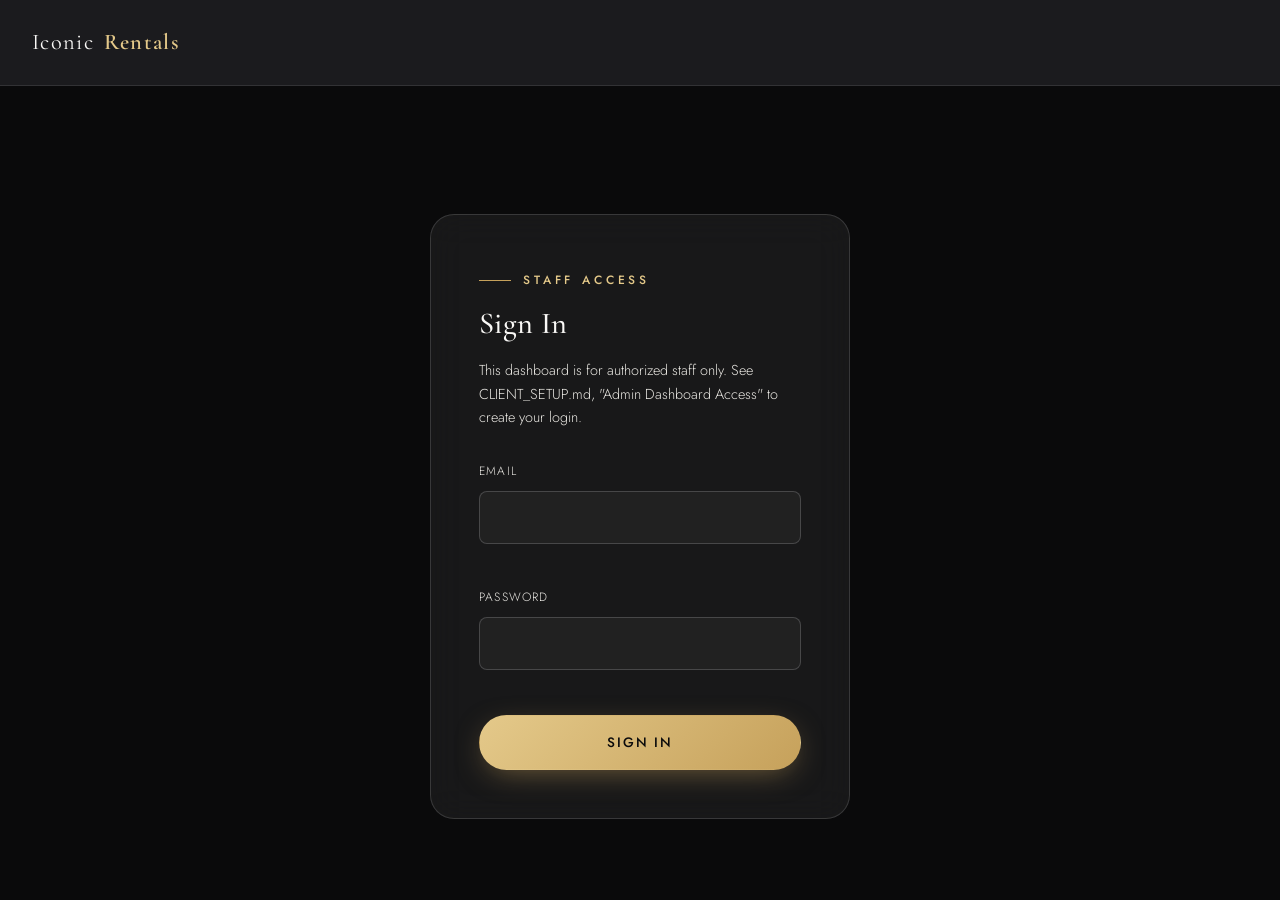
<file: admin/experiences.html>
<!doctype html>
<html lang="en-US">
<head>
<meta charset="utf-8" />
<meta name="viewport" content="width=device-width, initial-scale=1" />
<title>Experience Manager | Iconic Rentals Admin</title>
<meta name="robots" content="noindex, nofollow" />
<link rel="icon" href="data:image/svg+xml,%3Csvg xmlns='http://www.w3.org/2000/svg' viewBox='0 0 100 100'%3E%3Crect width='100' height='100' rx='20' fill='%230a0a0b'/%3E%3Ctext x='50' y='68' font-family='Georgia,serif' font-size='58' fill='%23c6a15b' text-anchor='middle'%3EI%3C/text%3E%3C/svg%3E" />

<link rel="preload" as="font" type="font/woff2" href="../fonts/cormorant-garamond-normal.woff2" crossorigin />
<link rel="preload" as="font" type="font/woff2" href="../fonts/jost.woff2" crossorigin />
<link rel="stylesheet" href="../css/fonts.min.css" />
<link rel="stylesheet" href="../css/style.min.css" />
<link rel="stylesheet" href="../css/admin.css" />
</head>
<body class="admin-body">

<header class="admin-header">
  <a href="../index.html" class="brand">Iconic <strong>Rentals</strong></a>
  <nav class="admin-nav" aria-label="Admin sections">
    <a href="index.html" class="admin-nav-link">Inquiries</a>
    <a href="fleet.html" class="admin-nav-link">Fleet</a>
    <a href="media.html" class="admin-nav-link">Media</a>
    <a href="experiences.html" class="admin-nav-link is-active" aria-current="page">Experiences</a>
    <a href="clientele.html" class="admin-nav-link">Clientele</a>
    <a href="instagram.html" class="admin-nav-link">Instagram</a>
    <a href="homepage.html" class="admin-nav-link">Homepage</a>
    <a href="team.html" class="admin-nav-link">Team</a>
    <a href="settings.html" class="admin-nav-link">Settings</a>
  </nav>
  <button type="button" class="btn btn-ghost admin-signout" id="signOutBtn" hidden>Sign Out</button>
</header>

<main class="admin-main">
  <section class="admin-dashboard" id="experiencesView" hidden>

    <div class="fleet-toolbar">
      <input type="search" class="fleet-search" id="expSearch" placeholder="Search by title or category…" aria-label="Search experiences" />

      <div class="fleet-filter-group" role="group" aria-label="Filter by publish status">
        <button type="button" class="admin-filter-tab is-active" data-filter="published" data-value="">Any Status</button>
        <button type="button" class="admin-filter-tab" data-filter="published" data-value="true">Published</button>
        <button type="button" class="admin-filter-tab" data-filter="published" data-value="false">Draft</button>
      </div>

      <div class="fleet-filter-group" role="group" aria-label="Filter by featured / archived">
        <button type="button" class="admin-filter-tab" data-filter="featured" data-value="true">Featured</button>
        <button type="button" class="admin-filter-tab" data-filter="archived" data-value="true">Archived</button>
      </div>

      <select class="fleet-sort" id="expSort" aria-label="Sort experiences">
        <option value="sort_order">Sort: Sort Order</option>
        <option value="title">Sort: Title</option>
        <option value="updated">Sort: Recently Updated</option>
      </select>

      <button type="button" class="btn btn-primary" id="addExperienceBtn">+ Add Experience</button>
    </div>

    <div class="admin-banner" id="expBanner" role="alert" hidden></div>

    <div class="fleet-grid" id="expGrid"></div>

    <div class="fleet-empty" id="expEmpty" hidden>
      <h3>No experiences found</h3>
      <p id="expEmptyText">Try a different search term or filter.</p>
    </div>
  </section>
</main>

<!-- ============ VIEW PANEL (read-only) ============ -->
<div class="admin-detail" id="expViewPanel" role="dialog" aria-modal="true" aria-labelledby="expViewTitle" hidden>
  <div class="admin-detail-backdrop" data-view-close></div>
  <div class="admin-detail-card">
    <button type="button" class="quick-book-close" data-view-close aria-label="Close details">
      <svg aria-hidden="true" focusable="false" viewBox="0 0 24 24" fill="none" stroke="currentColor" stroke-width="2"><path d="M6 6l12 12M18 6L6 18"/></svg>
    </button>
    <span class="eyebrow" id="expViewEyebrow">Category</span>
    <h2 id="expViewTitle">Title</h2>
    <dl class="admin-detail-grid" id="expViewBody"></dl>
    <button type="button" class="btn btn-primary btn-block" id="expViewEditBtn">Edit This Experience</button>
  </div>
</div>

<!-- ============ EDITOR PANEL ============ -->
<div class="admin-editor" id="expEditor" role="dialog" aria-modal="true" aria-labelledby="expEditorTitle" hidden>
  <div class="admin-editor-backdrop" data-editor-close></div>
  <div class="admin-editor-card">
    <div class="admin-editor-header">
      <div>
        <span class="eyebrow" id="expEditorEyebrow">Edit Experience</span>
        <h2 id="expEditorTitle">Experience</h2>
      </div>
      <button type="button" class="quick-book-close" data-editor-close aria-label="Close editor">
        <svg aria-hidden="true" focusable="false" viewBox="0 0 24 24" fill="none" stroke="currentColor" stroke-width="2"><path d="M6 6l12 12M18 6L6 18"/></svg>
      </button>
    </div>

    <form id="expEditorForm" novalidate>
      <div class="admin-editor-body">
        <div class="admin-banner" id="expEditorBanner" role="alert" hidden></div>

        <div class="admin-editor-section">
          <h3>General</h3>
          <div class="admin-editor-fieldgrid">
            <div class="form-field full">
              <label for="expFieldTitle">Title</label>
              <input type="text" id="expFieldTitle" required maxlength="160" />
              <span class="form-error" role="alert" aria-live="polite"></span>
            </div>
            <div class="form-field">
              <label for="expFieldCategory">Category</label>
              <select id="expFieldCategory" required></select>
              <span class="form-error" role="alert" aria-live="polite"></span>
            </div>
            <div class="form-field">
              <label for="expFieldYacht">Vehicle (optional)</label>
              <select id="expFieldYacht"><option value="">— Not tied to one vehicle —</option></select>
            </div>
            <div class="form-field">
              <label for="expFieldDate">Date (free text)</label>
              <input type="text" id="expFieldDate" maxlength="60" placeholder="e.g. June 2026" />
            </div>
            <div class="form-field">
              <label for="expFieldSortOrder">Sort Order</label>
              <input type="number" id="expFieldSortOrder" step="1" value="0" />
            </div>
            <div class="form-field full">
              <label for="expFieldDescription">Description</label>
              <textarea id="expFieldDescription" rows="4" maxlength="2000"></textarea>
            </div>
          </div>
        </div>

        <div class="admin-editor-section">
          <h3>Social &amp; Review</h3>
          <div class="admin-editor-fieldgrid">
            <div class="form-field">
              <label for="expFieldInstaPost">Instagram Post URL</label>
              <input type="url" id="expFieldInstaPost" maxlength="300" />
            </div>
            <div class="form-field">
              <label for="expFieldInstaReel">Instagram Reel URL</label>
              <input type="url" id="expFieldInstaReel" maxlength="300" />
            </div>
            <div class="form-field full">
              <label for="expFieldReviewQuote">Client Review Quote</label>
              <textarea id="expFieldReviewQuote" rows="2" maxlength="500"></textarea>
              <span class="admin-toggle-hint">Never populate without a real, permitted guest review.</span>
            </div>
            <div class="form-field">
              <label for="expFieldReviewName">Guest Name</label>
              <input type="text" id="expFieldReviewName" maxlength="120" />
            </div>
            <div class="form-field">
              <label for="expFieldReviewRating">Rating (1–5)</label>
              <input type="number" id="expFieldReviewRating" min="1" max="5" step="1" />
            </div>
          </div>
        </div>

        <div class="admin-editor-section">
          <h3>Status</h3>
          <div class="admin-toggle-row">
            <span>
              <span class="admin-toggle-label">Published</span>
              <span class="admin-toggle-hint">Visible on the public site the next time a visitor loads the page.</span>
            </span>
            <label class="admin-toggle">
              <input type="checkbox" id="expFieldPublished" />
              <span class="admin-toggle-track"></span>
            </label>
          </div>
          <div class="admin-toggle-row">
            <span>
              <span class="admin-toggle-label">Featured</span>
              <span class="admin-toggle-hint">Surfaced first in the homepage Luxury Experiences section.</span>
            </span>
            <label class="admin-toggle">
              <input type="checkbox" id="expFieldFeatured" />
              <span class="admin-toggle-track"></span>
            </label>
          </div>
          <div class="admin-toggle-row">
            <span>
              <span class="admin-toggle-label">Archived</span>
              <span class="admin-toggle-hint">Retired — was live before, no longer offered. Archiving un-publishes automatically.</span>
            </span>
            <label class="admin-toggle">
              <input type="checkbox" id="expFieldArchived" />
              <span class="admin-toggle-track"></span>
            </label>
          </div>
        </div>
      </div>

      <div class="admin-editor-footer">
        <button type="button" class="btn btn-ghost" id="expEditorCancelBtn">Cancel</button>
        <div class="admin-editor-footer-actions">
          <button type="submit" class="btn btn-primary" id="expEditorSaveBtn" data-label="Save Changes" data-loading-label="Saving…">Save Changes</button>
        </div>
      </div>
    </form>
  </div>
</div>

<script src="../js/booking-config.js"></script>
<script src="../js/vendor/supabase-js.min.js"></script>
<script src="../js/supabase-client.js"></script>
<script src="auth-guard.js"></script>
<script src="ui-utils.js"></script>
<script src="activity-log.js"></script>
<script src="experience-service.js"></script>
<script src="experience-editor.js"></script>
<script src="experiences.js"></script>
</body>
</html>
</file>
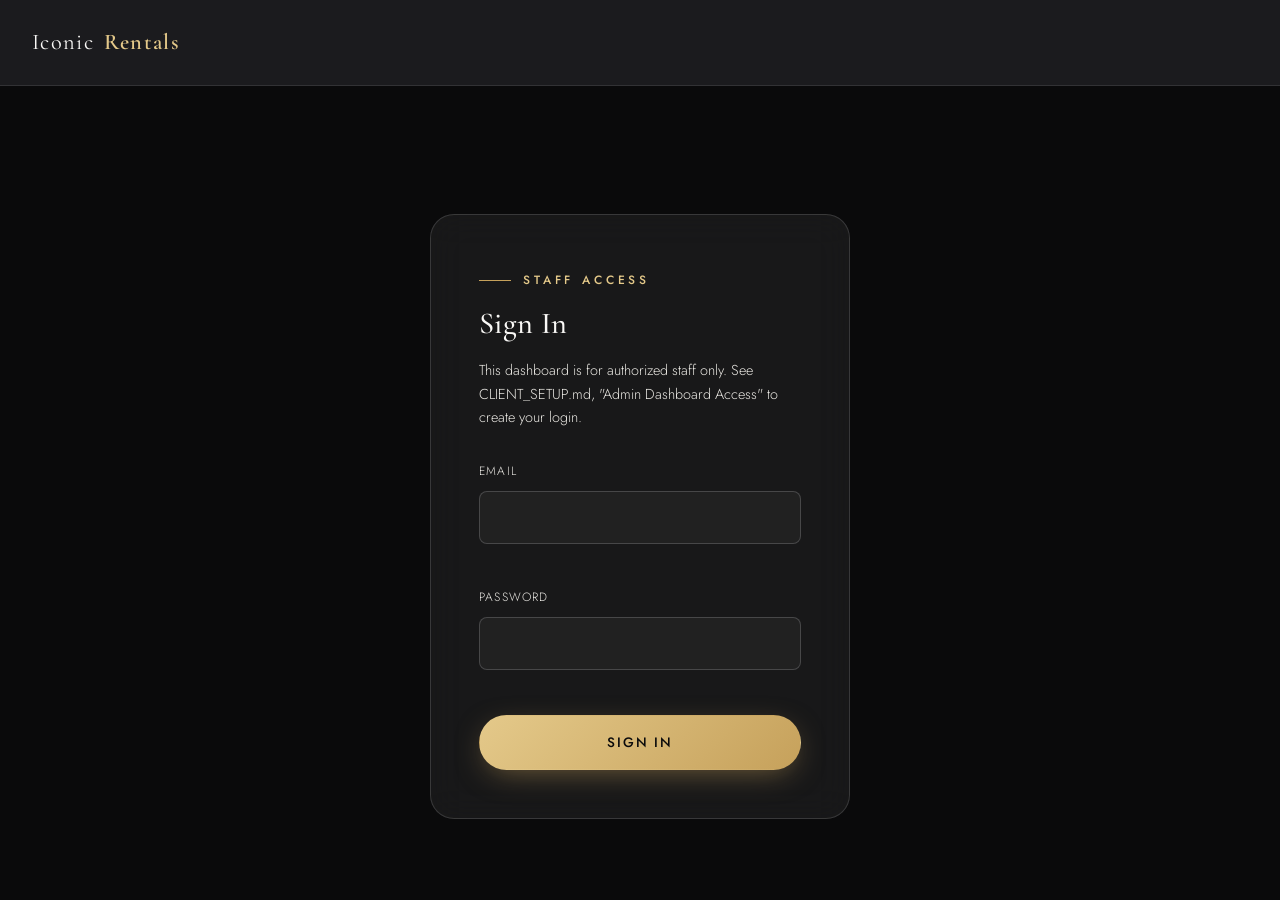
<file: admin/fleet.html>
<!doctype html>
<html lang="en-US">
<head>
<meta charset="utf-8" />
<meta name="viewport" content="width=device-width, initial-scale=1" />
<title>Fleet Manager | Iconic Rentals Admin</title>
<meta name="robots" content="noindex, nofollow" />
<link rel="icon" href="data:image/svg+xml,%3Csvg xmlns='http://www.w3.org/2000/svg' viewBox='0 0 100 100'%3E%3Crect width='100' height='100' rx='20' fill='%230a0a0b'/%3E%3Ctext x='50' y='68' font-family='Georgia,serif' font-size='58' fill='%23c6a15b' text-anchor='middle'%3EI%3C/text%3E%3C/svg%3E" />

<link rel="preload" as="font" type="font/woff2" href="../fonts/cormorant-garamond-normal.woff2" crossorigin />
<link rel="preload" as="font" type="font/woff2" href="../fonts/jost.woff2" crossorigin />
<link rel="stylesheet" href="../css/fonts.min.css" />
<link rel="stylesheet" href="../css/style.min.css" />
<link rel="stylesheet" href="../css/admin.css" />
</head>
<body class="admin-body">

<header class="admin-header">
  <a href="../index.html" class="brand">Iconic <strong>Rentals</strong></a>
  <nav class="admin-nav" aria-label="Admin sections">
    <a href="index.html" class="admin-nav-link">Inquiries</a>
    <a href="fleet.html" class="admin-nav-link is-active" aria-current="page">Fleet</a>
    <a href="media.html" class="admin-nav-link">Media</a>
    <a href="experiences.html" class="admin-nav-link">Experiences</a>
    <a href="clientele.html" class="admin-nav-link">Clientele</a>
    <a href="instagram.html" class="admin-nav-link">Instagram</a>
    <a href="homepage.html" class="admin-nav-link">Homepage</a>
    <a href="team.html" class="admin-nav-link">Team</a>
    <a href="settings.html" class="admin-nav-link">Settings</a>
  </nav>
  <button type="button" class="btn btn-ghost admin-signout" id="signOutBtn" hidden>Sign Out</button>
</header>

<main class="admin-main">
  <section class="admin-dashboard" id="fleetView" hidden>

    <div class="fleet-toolbar">
      <input type="search" class="fleet-search" id="fleetSearch" placeholder="Search by name, category, or slug…" aria-label="Search fleet" />

      <div class="fleet-filter-group" role="group" aria-label="Filter by type">
        <button type="button" class="admin-filter-tab is-active" data-filter="type" data-value="">All</button>
        <button type="button" class="admin-filter-tab" data-filter="type" data-value="yacht">Yachts</button>
        <button type="button" class="admin-filter-tab" data-filter="type" data-value="car">Cars</button>
      </div>

      <div class="fleet-filter-group" role="group" aria-label="Filter by published status">
        <button type="button" class="admin-filter-tab is-active" data-filter="published" data-value="">Any Status</button>
        <button type="button" class="admin-filter-tab" data-filter="published" data-value="true">Published</button>
        <button type="button" class="admin-filter-tab" data-filter="published" data-value="false">Draft</button>
      </div>

      <div class="fleet-filter-group" role="group" aria-label="Filter by featured">
        <button type="button" class="admin-filter-tab" data-filter="featured" data-value="true">Featured</button>
      </div>

      <select class="fleet-sort" id="fleetAvailabilityFilter" aria-label="Filter by availability">
        <option value="">Any Availability</option>
        <option value="available">Available</option>
        <option value="unavailable">Unavailable</option>
        <option value="maintenance">Maintenance</option>
        <option value="reserved">Reserved</option>
      </select>

      <select class="fleet-sort" id="fleetSort" aria-label="Sort fleet">
        <option value="category">Sort: Category</option>
        <option value="name">Sort: Name</option>
        <option value="updated">Sort: Recently Updated</option>
      </select>
    </div>

    <div class="admin-banner" id="fleetBanner" role="alert" hidden></div>

    <div id="fleetGroups"></div>

    <div class="fleet-empty" id="fleetEmpty" hidden>
      <h3>No vehicles found</h3>
      <p id="fleetEmptyText">Try a different search term or filter.</p>
    </div>
  </section>
</main>

<!-- ============ VIEW PANEL (read-only) ============ -->
<div class="admin-detail" id="fleetViewPanel" role="dialog" aria-modal="true" aria-labelledby="fleetViewTitle" hidden>
  <div class="admin-detail-backdrop" data-view-close></div>
  <div class="admin-detail-card">
    <button type="button" class="quick-book-close" data-view-close aria-label="Close details">
      <svg aria-hidden="true" focusable="false" viewBox="0 0 24 24" fill="none" stroke="currentColor" stroke-width="2"><path d="M6 6l12 12M18 6L6 18"/></svg>
    </button>
    <span class="eyebrow" id="fleetViewEyebrow">Motor Yacht</span>
    <h2 id="fleetViewTitle">Name</h2>
    <dl class="admin-detail-grid" id="fleetViewBody"></dl>
    <button type="button" class="btn btn-primary btn-block" id="fleetViewEditBtn">Edit This Vehicle</button>
  </div>
</div>

<!-- ============ EDITOR PANEL ============ -->
<div class="admin-editor" id="fleetEditor" role="dialog" aria-modal="true" aria-labelledby="fleetEditorTitle" hidden>
  <div class="admin-editor-backdrop" data-editor-close></div>
  <div class="admin-editor-card">
    <div class="admin-editor-header">
      <div>
        <span class="eyebrow" id="fleetEditorEyebrow">Edit Vehicle</span>
        <h2 id="fleetEditorTitle">Vehicle</h2>
      </div>
      <button type="button" class="btn btn-ghost" id="fleetEditorMediaBtn" hidden>Open Media Manager</button>
      <button type="button" class="quick-book-close" data-editor-close aria-label="Close editor">
        <svg aria-hidden="true" focusable="false" viewBox="0 0 24 24" fill="none" stroke="currentColor" stroke-width="2"><path d="M6 6l12 12M18 6L6 18"/></svg>
      </button>
    </div>

    <form id="fleetEditorForm" novalidate>
      <div class="admin-editor-body">
        <div class="admin-banner" id="fleetEditorBanner" role="alert" hidden></div>

        <!-- General -->
        <div class="admin-editor-section">
          <h3>General</h3>
          <div class="admin-editor-fieldgrid">
            <div class="form-field full">
              <label for="fieldType">Type</label>
              <select id="fieldType" required>
                <option value="yacht">Yacht</option>
                <option value="car">Car</option>
              </select>
            </div>
            <div class="form-field">
              <label for="fieldName">Name</label>
              <input type="text" id="fieldName" required maxlength="120" />
              <span class="form-error" role="alert" aria-live="polite"></span>
            </div>
            <div class="form-field">
              <label for="fieldSlug">Slug</label>
              <input type="text" id="fieldSlug" required maxlength="120" pattern="[a-z0-9]+(-[a-z0-9]+)*" />
              <span class="form-error" role="alert" aria-live="polite"></span>
            </div>
            <div class="form-field">
              <label for="fieldCategory">Category</label>
              <input type="text" id="fieldCategory" required maxlength="80" list="fleetCategoryOptions" />
              <datalist id="fleetCategoryOptions"></datalist>
              <span class="form-error" role="alert" aria-live="polite"></span>
            </div>
            <div class="form-field">
              <label for="fieldTagline">Tagline</label>
              <input type="text" id="fieldTagline" maxlength="160" />
            </div>
            <div class="form-field full">
              <label for="fieldDescription">Description</label>
              <textarea id="fieldDescription" rows="4" maxlength="2000"></textarea>
            </div>
          </div>
        </div>

        <!-- Pricing -->
        <div class="admin-editor-section">
          <h3>Pricing</h3>
          <div class="admin-editor-fieldgrid">
            <div class="form-field">
              <label for="fieldStartingPrice">Starting Price (USD)</label>
              <input type="number" id="fieldStartingPrice" min="0" step="1" placeholder="Leave blank for “available upon request”" />
            </div>
            <div class="form-field">
              <label for="fieldDeposit">Deposit (USD)</label>
              <input type="number" id="fieldDeposit" min="0" step="1" />
            </div>
            <div class="form-field">
              <label for="fieldCapacity">Capacity (guests / seats)</label>
              <input type="number" id="fieldCapacity" min="0" step="1" />
            </div>
            <div class="form-field full">
              <label>Duration Options</label>
              <div class="dynamic-list" id="durationList"></div>
              <button type="button" class="btn btn-ghost dynamic-list-add" data-add="duration">+ Add Duration Option</button>
            </div>
            <div class="form-field full">
              <label for="fieldSeasonalNotes">Seasonal Notes</label>
              <input type="text" id="fieldSeasonalNotes" maxlength="300" placeholder="e.g. Holiday weekends carry a premium" />
            </div>
            <div class="form-field full">
              <label for="fieldInternalNotes">Internal Notes <span class="admin-toggle-hint">(staff only — never shown publicly)</span></label>
              <textarea id="fieldInternalNotes" rows="3" maxlength="2000"></textarea>
            </div>
          </div>
        </div>

        <!-- Status -->
        <div class="admin-editor-section">
          <h3>Status</h3>
          <div class="admin-toggle-row">
            <span>
              <span class="admin-toggle-label">Published</span>
              <span class="admin-toggle-hint">Visible on the public site the next time a visitor loads the page.</span>
            </span>
            <label class="admin-toggle">
              <input type="checkbox" id="fieldPublished" />
              <span class="admin-toggle-track"></span>
            </label>
          </div>
          <div class="admin-toggle-row">
            <span>
              <span class="admin-toggle-label">Featured</span>
              <span class="admin-toggle-hint">Surfaced first in featured groupings.</span>
            </span>
            <label class="admin-toggle">
              <input type="checkbox" id="fieldFeatured" />
              <span class="admin-toggle-track"></span>
            </label>
          </div>
          <div class="admin-toggle-row">
            <span>
              <span class="admin-toggle-label">Public Pricing</span>
              <span class="admin-toggle-hint">Show Starting Price on the public site instead of "available upon request".</span>
            </span>
            <label class="admin-toggle">
              <input type="checkbox" id="fieldPricingPublic" />
              <span class="admin-toggle-track"></span>
            </label>
          </div>
          <div class="form-field full">
            <label for="fieldAvailability">Availability</label>
            <select id="fieldAvailability">
              <option value="available">Available</option>
              <option value="unavailable">Unavailable</option>
              <option value="maintenance">Maintenance</option>
              <option value="reserved">Reserved</option>
            </select>
            <span class="admin-toggle-hint">Independent of Published — a published vehicle can still be temporarily unavailable, in maintenance, or reserved.</span>
          </div>
        </div>

        <!-- Specifications -->
        <div class="admin-editor-section">
          <h3>Specifications</h3>
          <div class="dynamic-list" id="specsList"></div>
          <button type="button" class="btn btn-ghost dynamic-list-add" data-add="specs">+ Add Specification</button>
        </div>

        <!-- Features -->
        <div class="admin-editor-section">
          <h3>Features <span class="admin-toggle-hint">(short highlights shown on the fleet card)</span></h3>
          <div class="dynamic-list" id="featuresList"></div>
          <button type="button" class="btn btn-ghost dynamic-list-add" data-add="features">+ Add Feature</button>
        </div>

        <!-- Amenities -->
        <div class="admin-editor-section">
          <h3>Amenities</h3>
          <div class="dynamic-list" id="amenitiesList"></div>
          <button type="button" class="btn btn-ghost dynamic-list-add" data-add="amenities">+ Add Amenity</button>
        </div>
      </div>

      <div class="admin-editor-footer">
        <button type="button" class="btn btn-ghost" id="fleetEditorCancelBtn">Cancel</button>
        <div class="admin-editor-footer-actions">
          <button type="submit" class="btn btn-primary" id="fleetEditorSaveBtn" data-label="Save Changes" data-loading-label="Saving…">Save Changes</button>
        </div>
      </div>
    </form>
  </div>
</div>

<script src="../js/booking-config.js"></script>
<script src="../js/vendor/supabase-js.min.js"></script>
<script src="../js/supabase-client.js"></script>
<script src="auth-guard.js"></script>
<script src="ui-utils.js"></script>
<script src="activity-log.js"></script>
<script src="fleet-service.js"></script>
<script src="fleet-editor.js"></script>
<script src="fleet.js"></script>
</body>
</html>
</file>
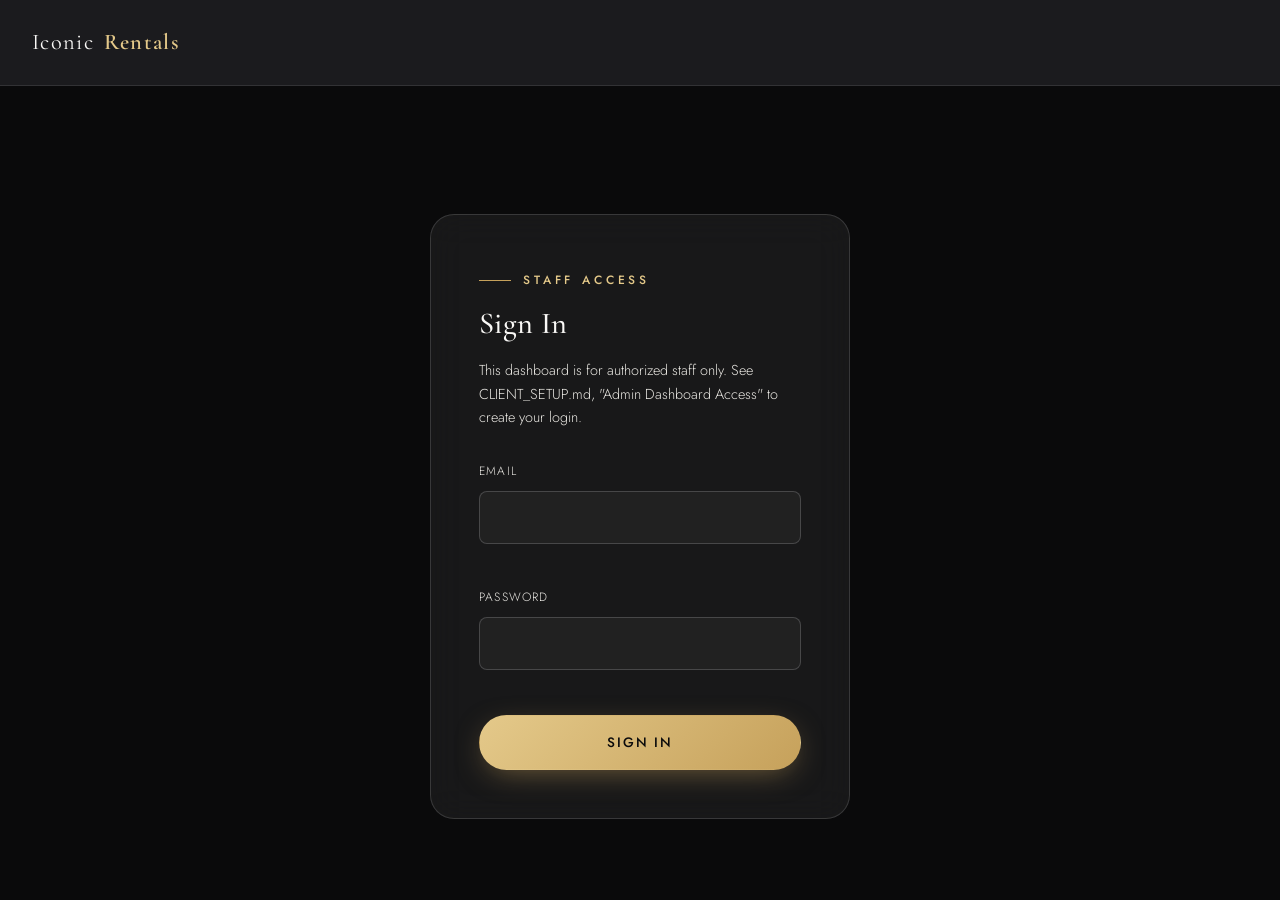
<file: admin/homepage.html>
<!doctype html>
<html lang="en-US">
<head>
<meta charset="utf-8" />
<meta name="viewport" content="width=device-width, initial-scale=1" />
<title>Homepage CMS | Iconic Rentals Admin</title>
<meta name="robots" content="noindex, nofollow" />
<link rel="icon" href="data:image/svg+xml,%3Csvg xmlns='http://www.w3.org/2000/svg' viewBox='0 0 100 100'%3E%3Crect width='100' height='100' rx='20' fill='%230a0a0b'/%3E%3Ctext x='50' y='68' font-family='Georgia,serif' font-size='58' fill='%23c6a15b' text-anchor='middle'%3EI%3C/text%3E%3C/svg%3E" />

<link rel="preload" as="font" type="font/woff2" href="../fonts/cormorant-garamond-normal.woff2" crossorigin />
<link rel="preload" as="font" type="font/woff2" href="../fonts/jost.woff2" crossorigin />
<link rel="stylesheet" href="../css/fonts.min.css" />
<link rel="stylesheet" href="../css/style.min.css" />
<link rel="stylesheet" href="../css/admin.css" />
</head>
<body class="admin-body">

<header class="admin-header">
  <a href="../index.html" class="brand">Iconic <strong>Rentals</strong></a>
  <nav class="admin-nav" aria-label="Admin sections">
    <a href="index.html" class="admin-nav-link">Inquiries</a>
    <a href="fleet.html" class="admin-nav-link">Fleet</a>
    <a href="media.html" class="admin-nav-link">Media</a>
    <a href="experiences.html" class="admin-nav-link">Experiences</a>
    <a href="clientele.html" class="admin-nav-link">Clientele</a>
    <a href="instagram.html" class="admin-nav-link">Instagram</a>
    <a href="homepage.html" class="admin-nav-link is-active" aria-current="page">Homepage</a>
    <a href="team.html" class="admin-nav-link">Team</a>
    <a href="settings.html" class="admin-nav-link">Settings</a>
  </nav>
  <button type="button" class="btn btn-ghost admin-signout" id="signOutBtn" hidden>Sign Out</button>
</header>

<main class="admin-main">
  <section class="admin-dashboard" id="homepageView" hidden>
    <p class="admin-muted" style="margin-bottom:var(--space-4);max-width:60ch;">
      Manages the homepage copy the public site reads live (Hero, About, Trust,
      Statistics, FAQ, Instagram profile, Videos section intro, Clientele
      categories) — changes here appear the next time a visitor loads the page.
      The one exception is Luxury Experience categories, which the Experiences
      section doesn't read from here yet.
    </p>

    <div class="fleet-filter-group" role="tablist" aria-label="Homepage section" id="sectionTabs" style="margin-bottom:var(--space-4);flex-wrap:wrap;"></div>

    <div class="admin-banner" id="homepageBanner" role="alert" hidden></div>
    <div class="admin-banner" id="homepageSuccessBanner" role="status" style="background:rgba(120,190,130,0.12);border-color:rgba(120,190,130,0.4);color:#8fd39a;" hidden></div>

    <form id="sectionForm">
      <div class="admin-editor-section">
        <h3 id="sectionFormTitle">Section</h3>
        <div class="admin-editor-fieldgrid" id="sectionFields"></div>
      </div>
      <button type="submit" class="btn btn-primary" id="sectionSaveBtn" data-label="Save Section" data-loading-label="Saving…" disabled>Save Section</button>
    </form>
  </section>
</main>

<script src="../js/booking-config.js"></script>
<script src="../js/vendor/supabase-js.min.js"></script>
<script src="../js/supabase-client.js"></script>
<script src="auth-guard.js"></script>
<script src="ui-utils.js"></script>
<script src="activity-log.js"></script>
<script src="media-service.js"></script>
<script src="image-upload-field.js"></script>
<script src="homepage.js"></script>
</body>
</html>
</file>
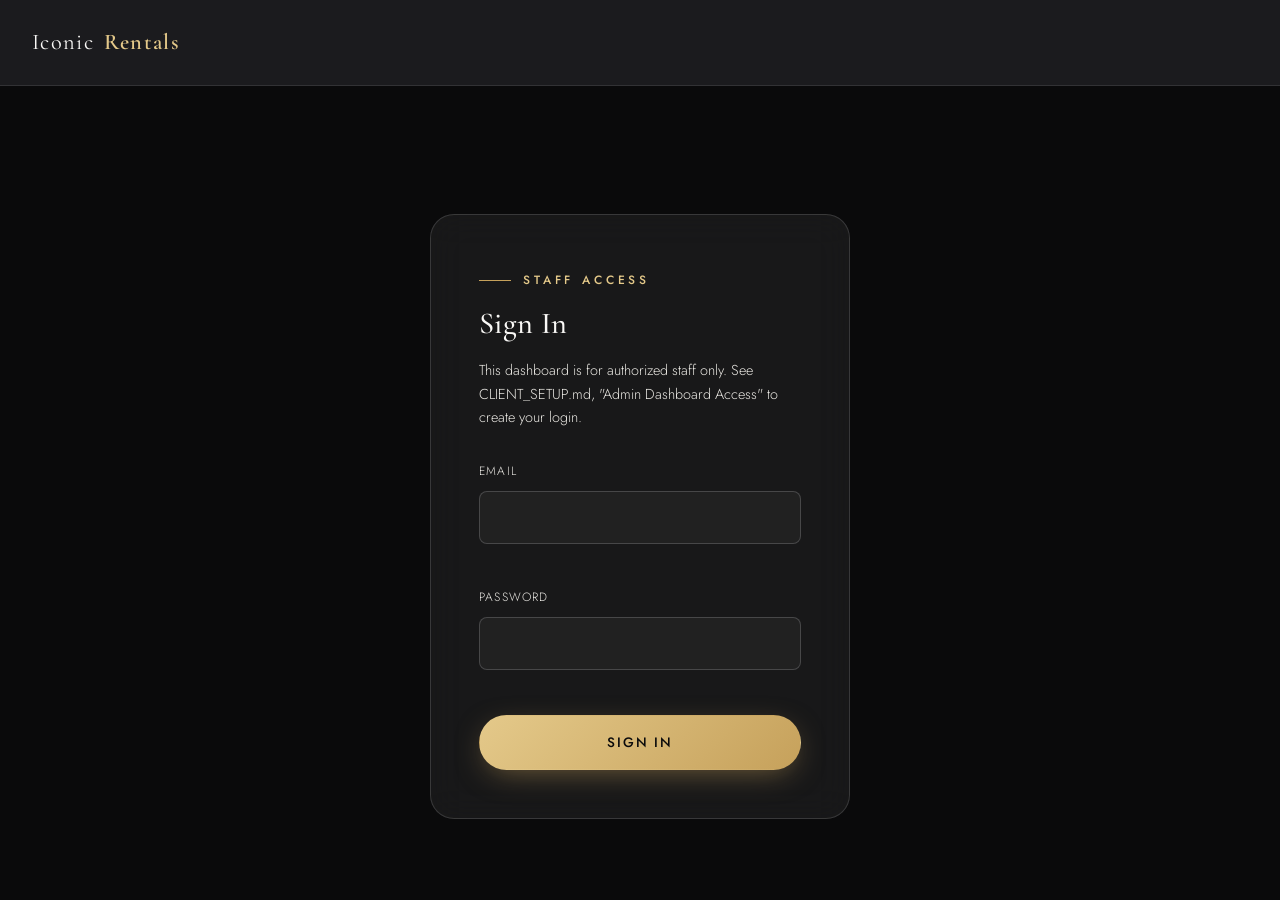
<file: admin/instagram.html>
<!doctype html>
<html lang="en-US">
<head>
<meta charset="utf-8" />
<meta name="viewport" content="width=device-width, initial-scale=1" />
<title>Instagram Manager | Iconic Rentals Admin</title>
<meta name="robots" content="noindex, nofollow" />
<link rel="icon" href="data:image/svg+xml,%3Csvg xmlns='http://www.w3.org/2000/svg' viewBox='0 0 100 100'%3E%3Crect width='100' height='100' rx='20' fill='%230a0a0b'/%3E%3Ctext x='50' y='68' font-family='Georgia,serif' font-size='58' fill='%23c6a15b' text-anchor='middle'%3EI%3C/text%3E%3C/svg%3E" />

<link rel="preload" as="font" type="font/woff2" href="../fonts/cormorant-garamond-normal.woff2" crossorigin />
<link rel="preload" as="font" type="font/woff2" href="../fonts/jost.woff2" crossorigin />
<link rel="stylesheet" href="../css/fonts.min.css" />
<link rel="stylesheet" href="../css/style.min.css" />
<link rel="stylesheet" href="../css/admin.css" />
</head>
<body class="admin-body">

<header class="admin-header">
  <a href="../index.html" class="brand">Iconic <strong>Rentals</strong></a>
  <nav class="admin-nav" aria-label="Admin sections">
    <a href="index.html" class="admin-nav-link">Inquiries</a>
    <a href="fleet.html" class="admin-nav-link">Fleet</a>
    <a href="media.html" class="admin-nav-link">Media</a>
    <a href="experiences.html" class="admin-nav-link">Experiences</a>
    <a href="clientele.html" class="admin-nav-link">Clientele</a>
    <a href="instagram.html" class="admin-nav-link is-active" aria-current="page">Instagram</a>
    <a href="homepage.html" class="admin-nav-link">Homepage</a>
    <a href="team.html" class="admin-nav-link">Team</a>
    <a href="settings.html" class="admin-nav-link">Settings</a>
  </nav>
  <button type="button" class="btn btn-ghost admin-signout" id="signOutBtn" hidden>Sign Out</button>
</header>

<main class="admin-main">
  <section class="admin-dashboard" id="instagramView" hidden>

    <div class="fleet-toolbar">
      <div class="fleet-filter-group" role="group" aria-label="Posts or Reels">
        <button type="button" class="admin-filter-tab is-active" data-filter="kind" data-value="post" role="tab" aria-selected="true">Posts</button>
        <button type="button" class="admin-filter-tab" data-filter="kind" data-value="reel" role="tab" aria-selected="false">Reels</button>
      </div>

      <input type="search" class="fleet-search" id="igSearch" placeholder="Search by caption or link…" aria-label="Search Instagram content" />

      <div class="fleet-filter-group" role="group" aria-label="Filter by publish status">
        <button type="button" class="admin-filter-tab is-active" data-filter="published" data-value="">Any Status</button>
        <button type="button" class="admin-filter-tab" data-filter="published" data-value="true">Published</button>
        <button type="button" class="admin-filter-tab" data-filter="published" data-value="false">Draft</button>
      </div>

      <select class="fleet-sort" id="igSort" aria-label="Sort Instagram content">
        <option value="sort_order">Sort: Sort Order</option>
        <option value="updated">Sort: Recently Updated</option>
      </select>

      <button type="button" class="btn btn-primary" id="addInstagramBtn">+ Add Post</button>
    </div>

    <div class="admin-banner" id="igBanner" role="alert" hidden></div>

    <div class="fleet-grid" id="igGrid"></div>

    <div class="fleet-empty" id="igEmpty" hidden>
      <h3>Nothing found</h3>
      <p id="igEmptyText">Try a different search term or filter.</p>
    </div>
  </section>
</main>

<!-- ============ POST EDITOR ============ -->
<div class="admin-editor" id="igPostEditor" role="dialog" aria-modal="true" aria-labelledby="igPostEditorTitle" hidden>
  <div class="admin-editor-backdrop" data-editor-close></div>
  <div class="admin-editor-card">
    <div class="admin-editor-header">
      <div>
        <span class="eyebrow" id="igPostEditorEyebrow">Edit Post</span>
        <h2 id="igPostEditorTitle">Post</h2>
      </div>
      <button type="button" class="quick-book-close" data-editor-close aria-label="Close editor">
        <svg aria-hidden="true" focusable="false" viewBox="0 0 24 24" fill="none" stroke="currentColor" stroke-width="2"><path d="M6 6l12 12M18 6L6 18"/></svg>
      </button>
    </div>

    <form id="igPostEditorForm" novalidate>
      <div class="admin-editor-body">
        <div class="admin-banner" id="igPostEditorBanner" role="alert" hidden></div>

        <div class="admin-editor-section">
          <h3>General</h3>
          <div class="admin-editor-fieldgrid">
            <div class="form-field">
              <label for="igPostFieldMediaType">Media Type</label>
              <select id="igPostFieldMediaType"></select>
            </div>
            <div class="form-field">
              <label for="igPostFieldSortOrder">Sort Order</label>
              <input type="number" id="igPostFieldSortOrder" step="1" value="0" />
            </div>
            <div class="form-field full" id="igPostMediaPreviewWrap" hidden>
              <label>Current Media</label>
              <img id="igPostMediaPreview" alt="Current media" style="max-height:120px;max-width:200px;display:block;background:rgba(255,255,255,0.04);padding:0.5rem;border-radius:var(--radius-sm);" />
            </div>
            <div class="form-field full">
              <label for="igPostMediaFileInput">Media</label>
              <input type="file" id="igPostMediaFileInput" accept=".jpg,.jpeg,.png,.webp,image/jpeg,image/png,image/webp" />
              <span class="admin-toggle-hint">JPG, PNG, or WEBP, up to 20 MB. Uploads immediately. This is the feed thumbnail — for Video and Carousel Album posts, it's the cover image; the actual post still lives on Instagram, linked via Permalink below.</span>
            </div>
            <div class="form-field full">
              <label for="igPostFieldMediaUrlWebp">Media URL (WebP, optional)</label>
              <input type="text" id="igPostFieldMediaUrlWebp" maxlength="500" />
            </div>
            <div class="form-field full">
              <label for="igPostFieldPermalink">Permalink</label>
              <input type="url" id="igPostFieldPermalink" required maxlength="300" placeholder="https://www.instagram.com/..." />
              <span class="form-error" role="alert" aria-live="polite"></span>
            </div>
            <div class="form-field full">
              <label for="igPostFieldCaption">Caption</label>
              <textarea id="igPostFieldCaption" rows="3" maxlength="500"></textarea>
            </div>
          </div>
        </div>

        <div class="admin-editor-section">
          <h3>Status</h3>
          <div class="admin-toggle-row">
            <span>
              <span class="admin-toggle-label">Published</span>
              <span class="admin-toggle-hint">Visible in the homepage Instagram feed.</span>
            </span>
            <label class="admin-toggle">
              <input type="checkbox" id="igPostFieldPublished" />
              <span class="admin-toggle-track"></span>
            </label>
          </div>
        </div>
      </div>

      <div class="admin-editor-footer">
        <button type="button" class="btn btn-ghost" id="igPostEditorCancelBtn">Cancel</button>
        <div class="admin-editor-footer-actions">
          <button type="submit" class="btn btn-primary" id="igPostEditorSaveBtn" data-label="Save Changes" data-loading-label="Saving…">Save Changes</button>
        </div>
      </div>
    </form>
  </div>
</div>

<!-- ============ REEL EDITOR ============ -->
<div class="admin-editor" id="igReelEditor" role="dialog" aria-modal="true" aria-labelledby="igReelEditorTitle" hidden>
  <div class="admin-editor-backdrop" data-editor-close></div>
  <div class="admin-editor-card">
    <div class="admin-editor-header">
      <div>
        <span class="eyebrow" id="igReelEditorEyebrow">Edit Reel</span>
        <h2 id="igReelEditorTitle">Reel</h2>
      </div>
      <button type="button" class="quick-book-close" data-editor-close aria-label="Close editor">
        <svg aria-hidden="true" focusable="false" viewBox="0 0 24 24" fill="none" stroke="currentColor" stroke-width="2"><path d="M6 6l12 12M18 6L6 18"/></svg>
      </button>
    </div>

    <form id="igReelEditorForm" novalidate>
      <div class="admin-editor-body">
        <div class="admin-banner" id="igReelEditorBanner" role="alert" hidden></div>

        <div class="admin-editor-section">
          <h3>General</h3>
          <div class="admin-editor-fieldgrid">
            <div class="form-field">
              <label for="igReelFieldSortOrder">Sort Order</label>
              <input type="number" id="igReelFieldSortOrder" step="1" value="0" />
            </div>
            <div class="form-field full">
              <label for="igReelFieldPermalink">Permalink</label>
              <input type="url" id="igReelFieldPermalink" required maxlength="300" placeholder="https://www.instagram.com/reel/..." />
              <span class="form-error" role="alert" aria-live="polite"></span>
            </div>
            <div class="form-field full" id="igReelThumbnailPreviewWrap" hidden>
              <label>Current Thumbnail</label>
              <img id="igReelThumbnailPreview" alt="Current thumbnail" style="max-height:120px;max-width:200px;display:block;background:rgba(255,255,255,0.04);padding:0.5rem;border-radius:var(--radius-sm);" />
            </div>
            <div class="form-field full">
              <label for="igReelThumbnailFileInput">Thumbnail</label>
              <input type="file" id="igReelThumbnailFileInput" accept=".jpg,.jpeg,.png,.webp,image/jpeg,image/png,image/webp" />
              <span class="admin-toggle-hint">JPG, PNG, or WEBP, up to 20 MB. Uploads immediately.</span>
            </div>
            <div class="form-field full">
              <label for="igReelFieldThumbnailWebp">Thumbnail URL (WebP, optional)</label>
              <input type="text" id="igReelFieldThumbnailWebp" maxlength="500" />
            </div>
            <div class="form-field full">
              <label for="igReelFieldCaption">Caption</label>
              <textarea id="igReelFieldCaption" rows="3" maxlength="500"></textarea>
            </div>
          </div>
        </div>

        <div class="admin-editor-section">
          <h3>Status</h3>
          <div class="admin-toggle-row">
            <span>
              <span class="admin-toggle-label">Published</span>
              <span class="admin-toggle-hint">Visible in the homepage Reels row.</span>
            </span>
            <label class="admin-toggle">
              <input type="checkbox" id="igReelFieldPublished" />
              <span class="admin-toggle-track"></span>
            </label>
          </div>
        </div>
      </div>

      <div class="admin-editor-footer">
        <button type="button" class="btn btn-ghost" id="igReelEditorCancelBtn">Cancel</button>
        <div class="admin-editor-footer-actions">
          <button type="submit" class="btn btn-primary" id="igReelEditorSaveBtn" data-label="Save Changes" data-loading-label="Saving…">Save Changes</button>
        </div>
      </div>
    </form>
  </div>
</div>

<script src="../js/booking-config.js"></script>
<script src="../js/vendor/supabase-js.min.js"></script>
<script src="../js/supabase-client.js"></script>
<script src="auth-guard.js"></script>
<script src="ui-utils.js"></script>
<script src="activity-log.js"></script>
<script src="entity-service.js"></script>
<script src="media-service.js"></script>
<script src="image-upload-field.js"></script>
<script src="instagram-post-editor.js"></script>
<script src="instagram-reel-editor.js"></script>
<script src="instagram.js"></script>
</body>
</html>
</file>
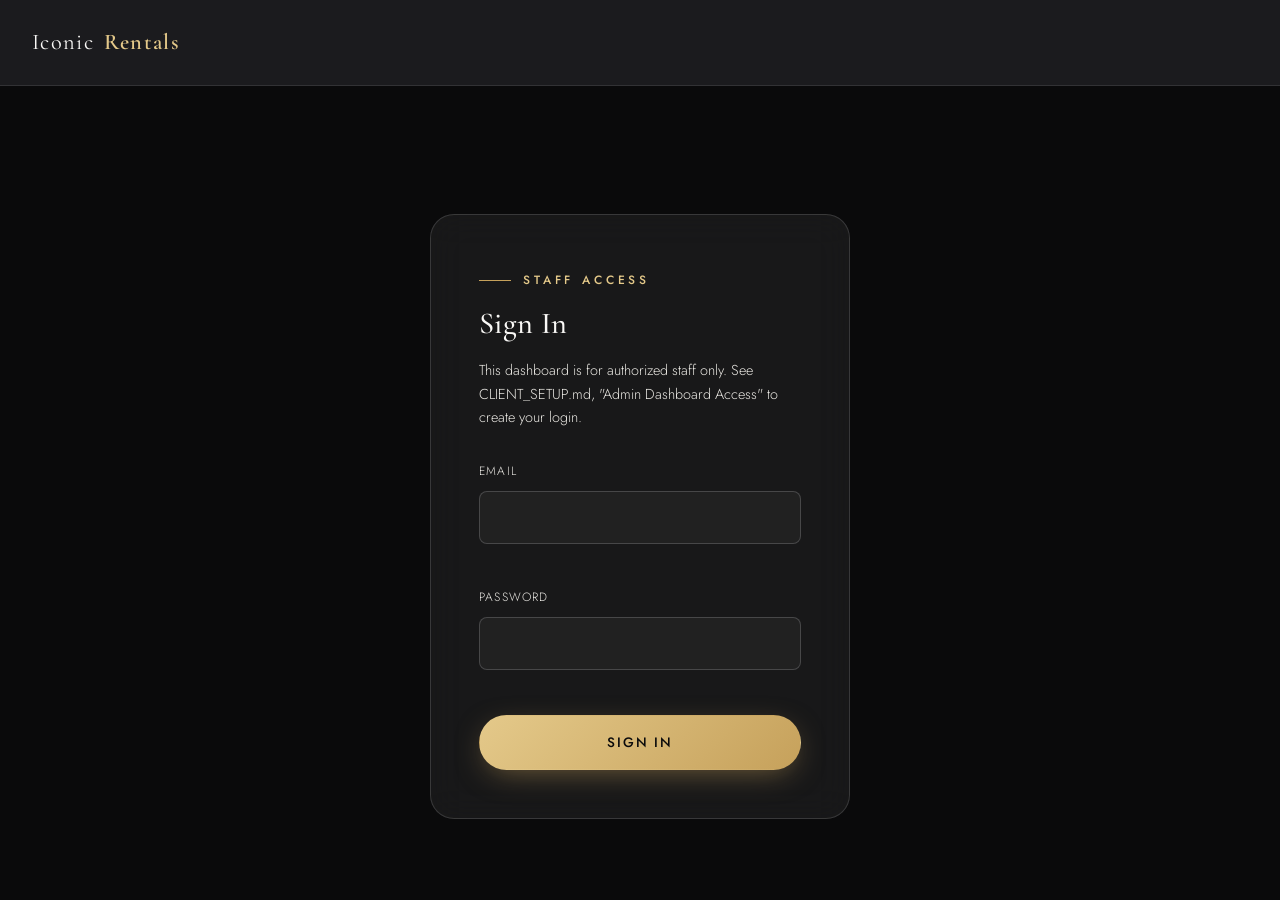
<file: admin/login.html>
<!doctype html>
<html lang="en-US">
<head>
<meta charset="utf-8" />
<meta name="viewport" content="width=device-width, initial-scale=1" />
<title>Sign In | Iconic Rentals Admin</title>
<meta name="robots" content="noindex, nofollow" />
<link rel="icon" href="data:image/svg+xml,%3Csvg xmlns='http://www.w3.org/2000/svg' viewBox='0 0 100 100'%3E%3Crect width='100' height='100' rx='20' fill='%230a0a0b'/%3E%3Ctext x='50' y='68' font-family='Georgia,serif' font-size='58' fill='%23c6a15b' text-anchor='middle'%3EI%3C/text%3E%3C/svg%3E" />

<link rel="preload" as="font" type="font/woff2" href="../fonts/cormorant-garamond-normal.woff2" crossorigin />
<link rel="preload" as="font" type="font/woff2" href="../fonts/jost.woff2" crossorigin />
<link rel="stylesheet" href="../css/fonts.min.css" />
<link rel="stylesheet" href="../css/style.min.css" />
<link rel="stylesheet" href="../css/admin.css" />
</head>
<body class="admin-body">

<header class="admin-header">
  <a href="../index.html" class="brand">Iconic <strong>Rentals</strong></a>
</header>

<main class="admin-main">
  <section class="admin-login" id="loginView">
    <div class="admin-login-card">
      <span class="eyebrow">Staff Access</span>
      <h1>Sign In</h1>
      <p>This dashboard is for authorized staff only. See CLIENT_SETUP.md, "Admin Dashboard Access" to create your login.</p>

      <form id="loginForm" novalidate>
        <div class="form-field full">
          <label for="loginEmail">Email</label>
          <input type="email" id="loginEmail" name="loginEmail" autocomplete="username" required />
          <span class="form-error" role="alert" aria-live="polite"></span>
        </div>
        <div class="form-field full">
          <label for="loginPassword">Password</label>
          <input type="password" id="loginPassword" name="loginPassword" autocomplete="current-password" required />
          <span class="form-error" role="alert" aria-live="polite"></span>
        </div>
        <div class="form-banner form-banner--error" id="loginBanner" role="alert" hidden></div>
        <button type="submit" class="btn btn-primary btn-block" data-label="Sign In" data-loading-label="Signing In…">Sign In</button>
      </form>
    </div>
  </section>
</main>

<script src="../js/booking-config.js"></script>
<script src="../js/vendor/supabase-js.min.js"></script>
<script src="../js/supabase-client.js"></script>
<script src="auth-guard.js"></script>
<script src="activity-log.js"></script>
<script src="login.js"></script>
</body>
</html>
</file>
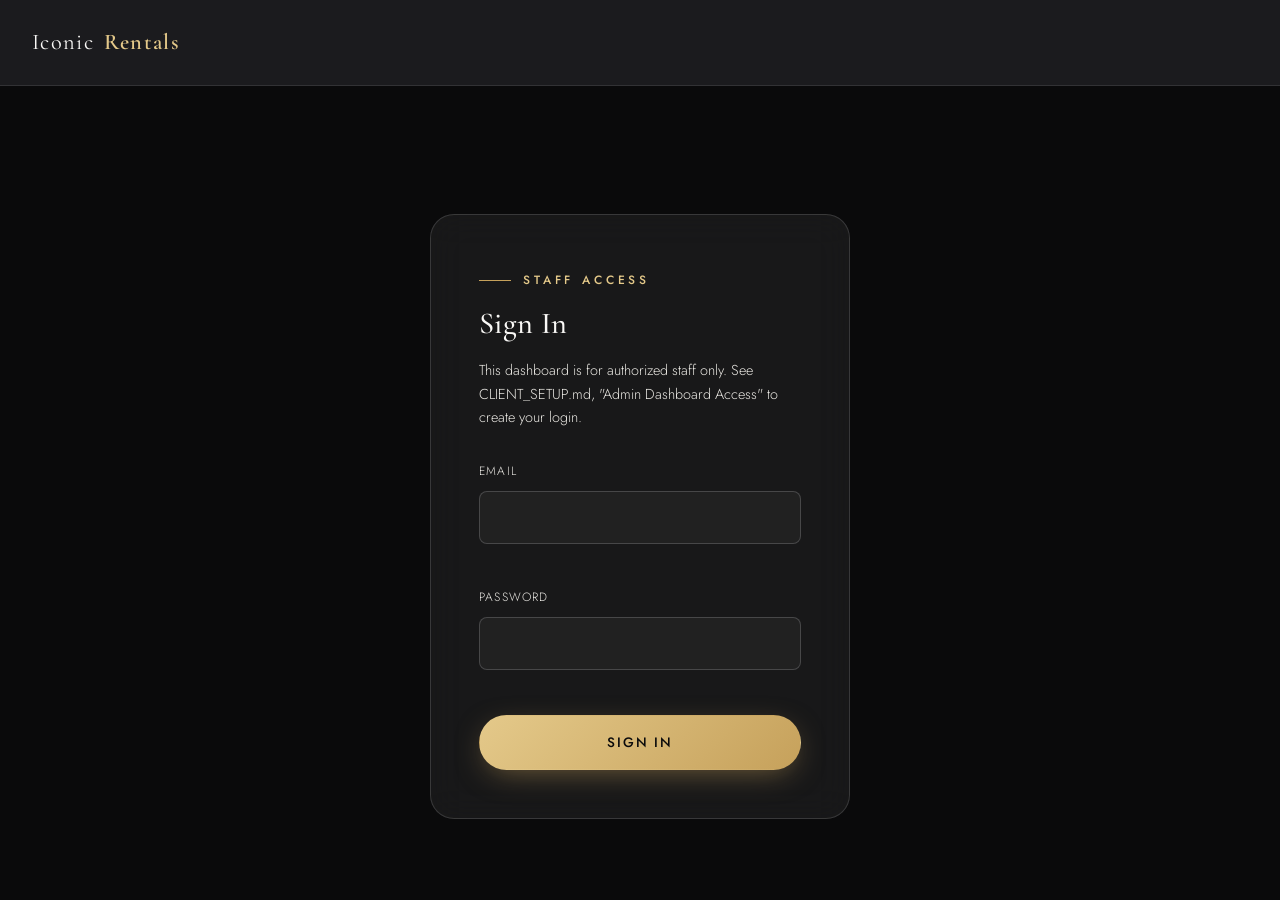
<file: admin/media.html>
<!doctype html>
<html lang="en-US">
<head>
<meta charset="utf-8" />
<meta name="viewport" content="width=device-width, initial-scale=1" />
<title>Media Manager | Iconic Rentals Admin</title>
<meta name="robots" content="noindex, nofollow" />
<link rel="icon" href="data:image/svg+xml,%3Csvg xmlns='http://www.w3.org/2000/svg' viewBox='0 0 100 100'%3E%3Crect width='100' height='100' rx='20' fill='%230a0a0b'/%3E%3Ctext x='50' y='68' font-family='Georgia,serif' font-size='58' fill='%23c6a15b' text-anchor='middle'%3EI%3C/text%3E%3C/svg%3E" />

<link rel="preload" as="font" type="font/woff2" href="../fonts/cormorant-garamond-normal.woff2" crossorigin />
<link rel="preload" as="font" type="font/woff2" href="../fonts/jost.woff2" crossorigin />
<link rel="stylesheet" href="../css/fonts.min.css" />
<link rel="stylesheet" href="../css/style.min.css" />
<link rel="stylesheet" href="../css/admin.css" />
</head>
<body class="admin-body">

<header class="admin-header">
  <a href="../index.html" class="brand">Iconic <strong>Rentals</strong></a>
  <nav class="admin-nav" aria-label="Admin sections">
    <a href="index.html" class="admin-nav-link">Inquiries</a>
    <a href="fleet.html" class="admin-nav-link">Fleet</a>
    <a href="media.html" class="admin-nav-link is-active" aria-current="page">Media</a>
    <a href="experiences.html" class="admin-nav-link">Experiences</a>
    <a href="clientele.html" class="admin-nav-link">Clientele</a>
    <a href="instagram.html" class="admin-nav-link">Instagram</a>
    <a href="homepage.html" class="admin-nav-link">Homepage</a>
    <a href="team.html" class="admin-nav-link">Team</a>
    <a href="settings.html" class="admin-nav-link">Settings</a>
  </nav>
  <button type="button" class="btn btn-ghost admin-signout" id="signOutBtn" hidden>Sign Out</button>
</header>

<main class="admin-main">
  <section class="admin-dashboard" id="mediaView" hidden>

    <div class="fleet-toolbar">
      <input type="search" class="fleet-search" id="mediaSearch" placeholder="Search by filename, label, or vehicle/experience…" aria-label="Search media" />

      <div class="fleet-filter-group" role="group" aria-label="Filter by parent type">
        <button type="button" class="admin-filter-tab is-active" data-filter="parentType" data-value="">All</button>
        <button type="button" class="admin-filter-tab" data-filter="parentType" data-value="fleet">Vehicle</button>
        <button type="button" class="admin-filter-tab" data-filter="parentType" data-value="experience">Experience</button>
      </div>

      <div class="fleet-filter-group" role="group" aria-label="Filter by media type">
        <button type="button" class="admin-filter-tab is-active" data-filter="mediaType" data-value="">Any Type</button>
        <button type="button" class="admin-filter-tab" data-filter="mediaType" data-value="image">Images</button>
        <button type="button" class="admin-filter-tab" data-filter="mediaType" data-value="video">Videos</button>
      </div>

      <div class="fleet-filter-group" role="group" aria-label="Filter by publish status">
        <button type="button" class="admin-filter-tab is-active" data-filter="published" data-value="">Any Status</button>
        <button type="button" class="admin-filter-tab" data-filter="published" data-value="true">Published</button>
        <button type="button" class="admin-filter-tab" data-filter="published" data-value="false">Draft</button>
      </div>

      <select class="fleet-sort" id="mediaSort" aria-label="Sort media">
        <option value="newest">Sort: Newest</option>
        <option value="oldest">Sort: Oldest</option>
        <option value="filename">Sort: Filename</option>
      </select>

      <button type="button" class="btn btn-primary" id="openUploadBtn">+ Upload Media</button>
    </div>

    <div class="admin-banner" id="mediaBanner" role="alert" hidden></div>

    <div class="media-grid" id="mediaGrid"></div>

    <div class="fleet-empty" id="mediaEmpty" hidden>
      <h3>No media yet</h3>
      <p id="mediaEmptyText">Upload photos or videos to get started.</p>
    </div>
  </section>
</main>

<!-- ============ UPLOAD PANEL ============ -->
<div class="admin-editor" id="uploadPanel" role="dialog" aria-modal="true" aria-labelledby="uploadPanelTitle" hidden>
  <div class="admin-editor-backdrop" data-upload-close></div>
  <div class="admin-editor-card">
    <div class="admin-editor-header">
      <div>
        <span class="eyebrow">Media Manager</span>
        <h2 id="uploadPanelTitle">Upload Media</h2>
      </div>
      <button type="button" class="quick-book-close" data-upload-close aria-label="Close upload panel">
        <svg aria-hidden="true" focusable="false" viewBox="0 0 24 24" fill="none" stroke="currentColor" stroke-width="2"><path d="M6 6l12 12M18 6L6 18"/></svg>
      </button>
    </div>

    <div class="admin-editor-body">
      <div class="admin-banner" id="uploadBanner" role="alert" hidden></div>

      <!-- Target -->
      <div class="admin-editor-section">
        <h3>Target</h3>
        <div class="admin-editor-fieldgrid">
          <div class="form-field full">
            <label>Attach to</label>
            <div class="fleet-filter-group" role="radiogroup" aria-label="Attach media to">
              <button type="button" class="admin-filter-tab is-active" data-target-type="fleet">Vehicle</button>
              <button type="button" class="admin-filter-tab" data-target-type="experience">Experience</button>
            </div>
          </div>

          <div class="form-field full" data-target-group="fleet">
            <label for="targetFleetItem">Vehicle</label>
            <select id="targetFleetItem"></select>
          </div>
          <div class="form-field full" data-target-group="experience" hidden>
            <label for="targetExperience">Experience</label>
            <select id="targetExperience"></select>
            <span class="admin-toggle-hint" id="noExperiencesHint" hidden>No experiences exist yet — media can be uploaded once one is created.</span>
          </div>

          <div class="form-field" data-target-group="fleet">
            <label for="targetFleetKind">Media Kind</label>
            <select id="targetFleetKind">
              <option value="image">Image</option>
              <option value="video">Video</option>
            </select>
          </div>
          <div class="form-field" data-target-group="fleet">
            <label for="targetFleetSection">Section</label>
            <select id="targetFleetSection"></select>
          </div>
          <div class="form-field full" data-target-group="fleet" id="targetFleetSlotWrap" hidden>
            <label for="targetFleetSlot">Slot</label>
            <select id="targetFleetSlot"></select>
          </div>

          <div class="form-field" data-target-group="experience" hidden>
            <label for="targetExperienceKind">Media Kind</label>
            <select id="targetExperienceKind">
              <option value="cover">Cover Photo</option>
              <option value="photo">Photo</option>
              <option value="video">Video</option>
            </select>
          </div>
        </div>
      </div>

      <!-- Files -->
      <div class="admin-editor-section">
        <h3>Files</h3>
        <div class="media-dropzone" id="mediaDropzone" tabindex="0" role="button" aria-label="Drag and drop files here, or browse">
          <svg aria-hidden="true" focusable="false" viewBox="0 0 24 24" fill="none" stroke="currentColor" stroke-width="1.4"><path d="M12 16V4M12 4l-4 4M12 4l4 4"/><path d="M4 16v2a2 2 0 0 0 2 2h12a2 2 0 0 0 2-2v-2"/></svg>
          <p>Drag &amp; drop images or videos here</p>
          <button type="button" class="btn btn-ghost" id="browseFilesBtn">Browse Files</button>
          <input type="file" id="fileInput" multiple hidden accept=".jpg,.jpeg,.png,.webp,.mp4,.mov,.webm,image/jpeg,image/png,image/webp,video/mp4,video/quicktime,video/webm" />
          <span class="media-dropzone-hint">JPG, PNG, WEBP up to 20 MB · MP4, MOV, WEBM up to 500 MB</span>
        </div>

        <div class="media-upload-list" id="uploadList"></div>
      </div>
    </div>

    <div class="admin-editor-footer">
      <button type="button" class="btn btn-ghost" id="uploadCancelBtn">Close</button>
      <div class="admin-editor-footer-actions">
        <button type="button" class="btn btn-primary" id="uploadStartBtn" data-label="Upload All" data-loading-label="Uploading…">Upload All</button>
      </div>
    </div>
  </div>
</div>

<!-- ============ REPLACE (hidden file input, reused per-card) ============ -->
<input type="file" id="replaceFileInput" hidden />

<script src="../js/booking-config.js"></script>
<script src="../js/vendor/supabase-js.min.js"></script>
<script src="../js/supabase-client.js"></script>
<script src="auth-guard.js"></script>
<script src="ui-utils.js"></script>
<script src="activity-log.js"></script>
<script src="media-service.js"></script>
<script src="media.js"></script>
</body>
</html>
</file>
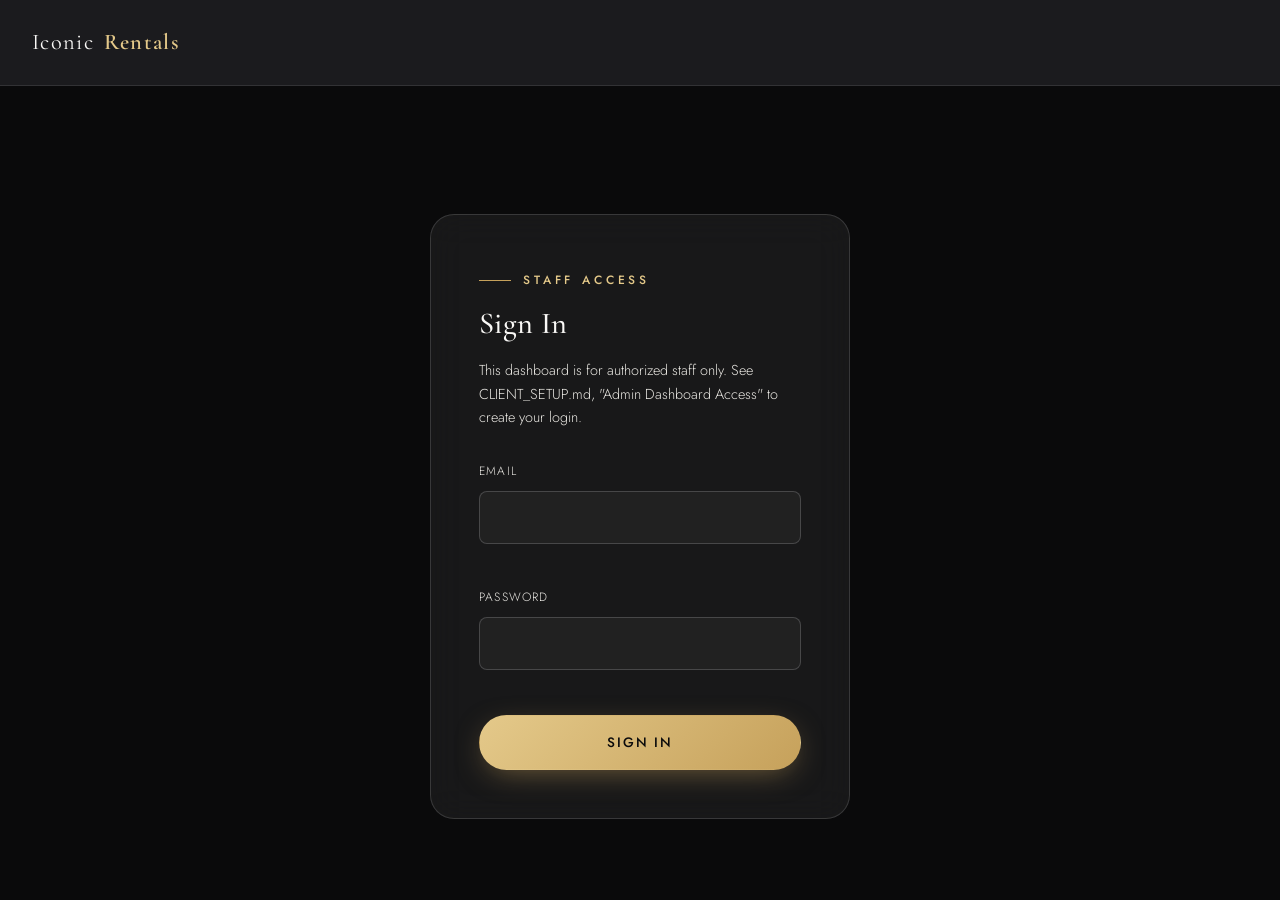
<file: admin/settings.html>
<!doctype html>
<html lang="en-US">
<head>
<meta charset="utf-8" />
<meta name="viewport" content="width=device-width, initial-scale=1" />
<title>Settings | Iconic Rentals Admin</title>
<meta name="robots" content="noindex, nofollow" />
<link rel="icon" href="data:image/svg+xml,%3Csvg xmlns='http://www.w3.org/2000/svg' viewBox='0 0 100 100'%3E%3Crect width='100' height='100' rx='20' fill='%230a0a0b'/%3E%3Ctext x='50' y='68' font-family='Georgia,serif' font-size='58' fill='%23c6a15b' text-anchor='middle'%3EI%3C/text%3E%3C/svg%3E" />

<link rel="preload" as="font" type="font/woff2" href="../fonts/cormorant-garamond-normal.woff2" crossorigin />
<link rel="preload" as="font" type="font/woff2" href="../fonts/jost.woff2" crossorigin />
<link rel="stylesheet" href="../css/fonts.min.css" />
<link rel="stylesheet" href="../css/style.min.css" />
<link rel="stylesheet" href="../css/admin.css" />
</head>
<body class="admin-body">

<header class="admin-header">
  <a href="../index.html" class="brand">Iconic <strong>Rentals</strong></a>
  <nav class="admin-nav" aria-label="Admin sections">
    <a href="index.html" class="admin-nav-link">Inquiries</a>
    <a href="fleet.html" class="admin-nav-link">Fleet</a>
    <a href="media.html" class="admin-nav-link">Media</a>
    <a href="experiences.html" class="admin-nav-link">Experiences</a>
    <a href="clientele.html" class="admin-nav-link">Clientele</a>
    <a href="instagram.html" class="admin-nav-link">Instagram</a>
    <a href="homepage.html" class="admin-nav-link">Homepage</a>
    <a href="team.html" class="admin-nav-link">Team</a>
    <a href="settings.html" class="admin-nav-link is-active" aria-current="page">Settings</a>
  </nav>
  <button type="button" class="btn btn-ghost admin-signout" id="signOutBtn" hidden>Sign Out</button>
</header>

<main class="admin-main">
  <section class="admin-dashboard" id="settingsView" hidden>
    <p class="admin-muted" style="margin-bottom:var(--space-4);max-width:60ch;">
      Becomes the future source of truth for what <code>js/booking-config.js</code>,
      the structured data in <code>index.html</code>, and CLIENT_SETUP.md's
      "Updating Business Information" section currently hold as static values.
      Saving here updates the database only — nothing on the public site reads
      it yet.
    </p>

    <div class="admin-banner" id="settingsBanner" role="alert" hidden></div>
    <div class="admin-banner" id="settingsSuccessBanner" role="status" style="background:rgba(120,190,130,0.12);border-color:rgba(120,190,130,0.4);color:#8fd39a;" hidden></div>

    <form id="settingsForm">
      <div class="admin-editor-section">
        <h3>Business Information</h3>
        <div class="admin-editor-fieldgrid">
          <div class="form-field">
            <label for="settingBusinessName">Business Name</label>
            <input type="text" id="settingBusinessName" maxlength="160" />
          </div>
          <div class="form-field">
            <label for="settingPhone">Phone</label>
            <input type="text" id="settingPhone" maxlength="40" />
          </div>
          <div class="form-field">
            <label for="settingEmail">Public Email</label>
            <input type="email" id="settingEmail" maxlength="160" />
          </div>
          <div class="form-field">
            <label for="settingBookingEmail">Booking Notification Email</label>
            <input type="email" id="settingBookingEmail" maxlength="160" />
          </div>
          <div class="form-field full">
            <label for="settingAddress">Address</label>
            <input type="text" id="settingAddress" maxlength="300" />
          </div>
          <div class="form-field full">
            <label for="settingGoogleMaps">Google Maps URL</label>
            <input type="text" id="settingGoogleMaps" maxlength="500" />
          </div>
        </div>
      </div>

      <div class="admin-editor-section">
        <h3>Social Links</h3>
        <div class="admin-editor-fieldgrid">
          <div class="form-field">
            <label for="settingInstagram">Instagram URL</label>
            <input type="text" id="settingInstagram" maxlength="300" />
          </div>
          <div class="form-field">
            <label for="settingFacebook">Facebook URL</label>
            <input type="text" id="settingFacebook" maxlength="300" />
          </div>
          <div class="form-field">
            <label for="settingTiktok">TikTok URL</label>
            <input type="text" id="settingTiktok" maxlength="300" />
          </div>
          <div class="form-field">
            <label for="settingYoutube">YouTube URL</label>
            <input type="text" id="settingYoutube" maxlength="300" />
          </div>
          <div class="form-field">
            <label for="settingWhatsapp">WhatsApp Number</label>
            <input type="text" id="settingWhatsapp" maxlength="40" placeholder="13055550198" />
          </div>
        </div>
      </div>

      <div class="admin-editor-section">
        <h3>Logo</h3>
        <div class="admin-editor-fieldgrid">
          <div class="form-field full" id="logoPreviewWrap" hidden>
            <label>Current Logo</label>
            <img id="logoPreview" alt="Current logo" style="max-height:80px;max-width:200px;display:block;background:rgba(255,255,255,0.04);padding:0.5rem;border-radius:var(--radius-sm);" />
          </div>
          <div class="form-field full">
            <label for="logoFileInput">Replace Logo</label>
            <input type="file" id="logoFileInput" accept=".png,.jpg,.jpeg,.webp,.svg,image/png,image/jpeg,image/webp,image/svg+xml" />
            <span class="admin-toggle-hint">PNG, JPG, WEBP, or SVG, up to 5 MB. Uploads immediately.</span>
          </div>
        </div>
      </div>

      <div class="admin-editor-section">
        <h3>SEO Defaults</h3>
        <div class="admin-editor-fieldgrid">
          <div class="form-field full">
            <label for="settingSeoTitle">Default SEO Title</label>
            <input type="text" id="settingSeoTitle" maxlength="200" />
          </div>
          <div class="form-field full">
            <label for="settingSeoDescription">Default SEO Description</label>
            <textarea id="settingSeoDescription" rows="3" maxlength="400"></textarea>
          </div>
        </div>
      </div>

      <button type="submit" class="btn btn-primary" id="settingsSaveBtn" data-label="Save Settings" data-loading-label="Saving…">Save Settings</button>
    </form>
  </section>
</main>

<script src="../js/booking-config.js"></script>
<script src="../js/vendor/supabase-js.min.js"></script>
<script src="../js/supabase-client.js"></script>
<script src="auth-guard.js"></script>
<script src="ui-utils.js"></script>
<script src="activity-log.js"></script>
<script src="media-service.js"></script>
<script src="settings.js"></script>
</body>
</html>
</file>
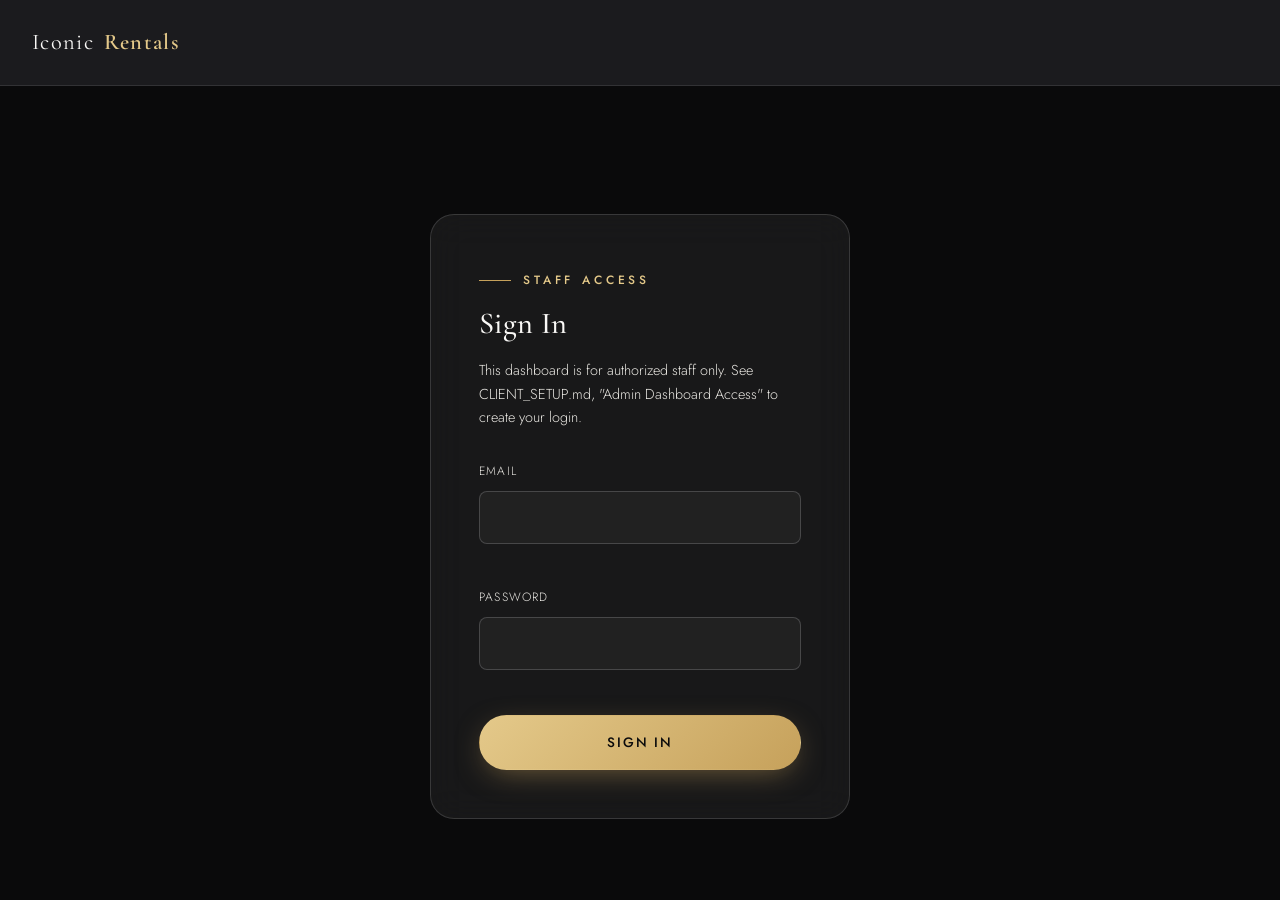
<file: admin/team.html>
<!doctype html>
<html lang="en-US">
<head>
<meta charset="utf-8" />
<meta name="viewport" content="width=device-width, initial-scale=1" />
<title>Team | Iconic Rentals Admin</title>
<meta name="robots" content="noindex, nofollow" />
<link rel="icon" href="data:image/svg+xml,%3Csvg xmlns='http://www.w3.org/2000/svg' viewBox='0 0 100 100'%3E%3Crect width='100' height='100' rx='20' fill='%230a0a0b'/%3E%3Ctext x='50' y='68' font-family='Georgia,serif' font-size='58' fill='%23c6a15b' text-anchor='middle'%3EI%3C/text%3E%3C/svg%3E" />

<link rel="preload" as="font" type="font/woff2" href="../fonts/cormorant-garamond-normal.woff2" crossorigin />
<link rel="preload" as="font" type="font/woff2" href="../fonts/jost.woff2" crossorigin />
<link rel="stylesheet" href="../css/fonts.min.css" />
<link rel="stylesheet" href="../css/style.min.css" />
<link rel="stylesheet" href="../css/admin.css" />
</head>
<body class="admin-body">

<header class="admin-header">
  <a href="../index.html" class="brand">Iconic <strong>Rentals</strong></a>
  <nav class="admin-nav" aria-label="Admin sections">
    <a href="index.html" class="admin-nav-link">Inquiries</a>
    <a href="fleet.html" class="admin-nav-link">Fleet</a>
    <a href="media.html" class="admin-nav-link">Media</a>
    <a href="experiences.html" class="admin-nav-link">Experiences</a>
    <a href="clientele.html" class="admin-nav-link">Clientele</a>
    <a href="instagram.html" class="admin-nav-link">Instagram</a>
    <a href="homepage.html" class="admin-nav-link">Homepage</a>
    <a href="team.html" class="admin-nav-link is-active" aria-current="page">Team</a>
    <a href="settings.html" class="admin-nav-link">Settings</a>
  </nav>
  <button type="button" class="btn btn-ghost admin-signout" id="signOutBtn" hidden>Sign Out</button>
</header>

<main class="admin-main">
  <section class="admin-dashboard" id="teamView" hidden>
    <p class="admin-muted" style="margin-bottom:var(--space-4);max-width:60ch;">
      Everyone with dashboard access. Change a role or remove access here —
      no SQL Editor needed. Creating someone's initial login still requires
      Supabase Dashboard &gt; Authentication &gt; Users &gt; Add user (see
      CLIENT_SETUP.md); once their account exists, it appears here
      automatically the first time they sign in.
    </p>

    <div class="admin-banner" id="teamBanner" role="alert" hidden></div>

    <div class="admin-table-wrap">
      <table class="admin-table" id="teamTable">
        <thead>
          <tr>
            <th scope="col">Email</th>
            <th scope="col">Name</th>
            <th scope="col">Role</th>
            <th scope="col">Joined</th>
            <th scope="col"><span class="sr-only">Actions</span></th>
          </tr>
        </thead>
        <tbody id="teamTableBody">
          <tr><td colspan="5" class="admin-table-empty">Loading team…</td></tr>
        </tbody>
      </table>
    </div>
  </section>
</main>

<script src="../js/booking-config.js"></script>
<script src="../js/vendor/supabase-js.min.js"></script>
<script src="../js/supabase-client.js"></script>
<script src="auth-guard.js"></script>
<script src="ui-utils.js"></script>
<script src="activity-log.js"></script>
<script src="team-service.js"></script>
<script src="team.js"></script>
</body>
</html>
</file>
<file: css/admin.css>
/* ==========================================================================
   Admin Dashboard — page-specific styles
   Reuses design tokens (colors, spacing, radii, fonts) from style.css.
   ========================================================================== */

.admin-body {
  min-height: 100vh;
  background: var(--color-black);
}

.admin-header {
  display: flex;
  align-items: center;
  gap: var(--space-3);
  padding: var(--space-3) var(--space-4);
  border-bottom: 1px solid rgba(250, 249, 247, 0.1);
  background: var(--color-charcoal);
}

.admin-header-label {
  font-size: 0.78rem;
  letter-spacing: 0.12em;
  text-transform: uppercase;
  color: var(--color-white-dim);
  padding-left: var(--space-3);
  border-left: 1px solid rgba(250, 249, 247, 0.15);
}

.admin-signout {
  margin-left: auto;
}

.admin-main {
  max-width: 1280px;
  margin: 0 auto;
  padding: var(--space-5) var(--space-4);
}

/* Login */
.admin-login {
  display: flex;
  justify-content: center;
  padding-top: var(--space-6);
}

.admin-login[hidden] {
  display: none;
}

.admin-login-card {
  width: 100%;
  max-width: 420px;
  background: var(--surface-glass);
  border: 1px solid var(--surface-glass-border);
  backdrop-filter: blur(18px);
  border-radius: var(--radius-lg);
  padding: var(--space-5);
}

.admin-login-card h1 {
  font-size: 1.9rem;
  margin-top: var(--space-2);
  color: var(--color-white);
}

.admin-login-card > p {
  margin-top: var(--space-2);
  margin-bottom: var(--space-4);
  color: var(--color-white-dim);
  font-size: 0.9rem;
}

.admin-login-card form {
  display: grid;
  gap: var(--space-3);
}

/* Toolbar */
.admin-toolbar {
  display: flex;
  align-items: center;
  justify-content: space-between;
  gap: var(--space-3);
  flex-wrap: wrap;
  margin-bottom: var(--space-4);
}

.admin-filter-tabs {
  display: flex;
  gap: 0.5rem;
  flex-wrap: wrap;
}

.admin-filter-tab {
  background: transparent;
  border: 1px solid rgba(250, 249, 247, 0.18);
  color: var(--color-white-dim);
  padding: 0.55rem 1.1rem;
  border-radius: 999px;
  font-size: 0.78rem;
  letter-spacing: 0.06em;
  cursor: pointer;
  transition: all var(--dur-fast) var(--ease-luxury);
}

.admin-filter-tab.is-active,
.admin-filter-tab:hover {
  border-color: var(--color-gold);
  color: var(--color-gold-light);
  background: var(--color-gold-dim);
}

.admin-banner {
  margin-bottom: var(--space-3);
  padding: 0.85rem 1rem;
  border-radius: var(--radius-sm);
  background: rgba(177, 85, 79, 0.12);
  border: 1px solid rgba(177, 85, 79, 0.4);
  color: #e8a7a3;
  font-size: 0.88rem;
}

.admin-banner[hidden] {
  display: none;
}

/* Table */
.admin-table-wrap {
  overflow-x: auto;
  border: 1px solid rgba(250, 249, 247, 0.1);
  border-radius: var(--radius-md);
}

.admin-table {
  width: 100%;
  border-collapse: collapse;
  min-width: 760px;
  font-size: 0.88rem;
}

.admin-table th {
  text-align: left;
  padding: 0.85rem 1rem;
  background: var(--color-charcoal-soft);
  color: var(--color-white-dim);
  font-size: 0.72rem;
  letter-spacing: 0.08em;
  text-transform: uppercase;
  font-weight: 500;
  border-bottom: 1px solid rgba(250, 249, 247, 0.1);
}

.admin-table td {
  padding: 0.85rem 1rem;
  color: var(--color-white-dim);
  border-bottom: 1px solid rgba(250, 249, 247, 0.06);
  vertical-align: top;
}

.admin-table td a {
  color: var(--color-gold-light);
}

.admin-row {
  cursor: pointer;
  transition: background-color var(--dur-fast) var(--ease-luxury);
}

.admin-row:hover,
.admin-row:focus-visible {
  background: rgba(198, 161, 91, 0.06);
}

.admin-table-empty {
  text-align: center;
  padding: var(--space-5) !important;
  color: var(--color-white-dim);
}

.admin-muted {
  color: rgba(233, 231, 226, 0.5);
  font-size: 0.8rem;
}

.admin-view-btn {
  padding: 0.4rem 0.9rem;
  font-size: 0.7rem;
}

/* Status badges */
.admin-badge {
  display: inline-block;
  padding: 0.28rem 0.7rem;
  border-radius: 999px;
  font-size: 0.72rem;
  letter-spacing: 0.04em;
  white-space: nowrap;
}

.admin-badge--new {
  background: rgba(198, 161, 91, 0.18);
  color: var(--color-gold-light);
}

.admin-badge--contacted {
  background: rgba(111, 163, 173, 0.2);
  color: var(--color-ocean-light);
}

.admin-badge--confirmed {
  background: rgba(120, 190, 130, 0.18);
  color: #8fd39a;
}

.admin-badge--completed {
  background: rgba(233, 231, 226, 0.14);
  color: var(--color-white-dim);
}

.admin-badge--cancelled {
  background: rgba(177, 85, 79, 0.18);
  color: #e8a7a3;
}

/* Detail panel (same visual language as the Quick Book modal) */
.admin-detail {
  position: fixed;
  inset: 0;
  z-index: 950;
  display: flex;
  align-items: center;
  justify-content: center;
  padding: var(--space-3);
}

.admin-detail[hidden] {
  display: none;
}

.admin-detail-backdrop {
  position: absolute;
  inset: 0;
  background: rgba(10, 10, 11, 0.82);
  backdrop-filter: blur(10px);
  opacity: 0;
  transition: opacity var(--dur-med) var(--ease-luxury);
}

.admin-detail.is-open .admin-detail-backdrop {
  opacity: 1;
}

.admin-detail-card {
  position: relative;
  width: 100%;
  max-width: 520px;
  max-height: 88vh;
  overflow-y: auto;
  background: rgba(27, 27, 30, 0.95);
  border: 1px solid var(--surface-glass-border);
  backdrop-filter: blur(22px);
  border-radius: var(--radius-lg);
  padding: var(--space-5);
  box-shadow: 0 60px 100px -40px rgba(0, 0, 0, 0.9);
  opacity: 0;
  transform: translateY(20px) scale(0.97);
  transition: opacity var(--dur-med) var(--ease-luxury), transform var(--dur-med) var(--ease-luxury);
}

.admin-detail.is-open .admin-detail-card {
  opacity: 1;
  transform: translateY(0) scale(1);
}

.admin-detail-card h2 {
  font-size: 1.6rem;
  margin-top: var(--space-2);
  margin-bottom: var(--space-4);
  color: var(--color-white);
}

.admin-detail-grid {
  display: grid;
  grid-template-columns: auto 1fr;
  gap: 0.6rem 1rem;
  margin: 0 0 var(--space-4);
  font-size: 0.9rem;
}

.admin-detail-grid dt {
  color: var(--color-white-dim);
  font-size: 0.72rem;
  letter-spacing: 0.06em;
  text-transform: uppercase;
  padding-top: 0.15rem;
}

.admin-detail-grid dd {
  margin: 0;
  color: var(--color-white);
}

.admin-detail-card .form-field {
  margin-bottom: var(--space-3);
}

@media (max-width: 640px) {
  .admin-main {
    padding: var(--space-4) var(--space-2);
  }
  .admin-detail-grid {
    grid-template-columns: 1fr;
  }
  .admin-detail-grid dt {
    padding-top: var(--space-2);
  }
}

/* ==========================================================================
   Admin section nav — added Phase 6.2 Part 2, when the dashboard grew a
   second page (Fleet Manager) beyond just booking inquiries.
   ========================================================================== */
.admin-nav {
  display: flex;
  gap: var(--space-1);
  margin-left: var(--space-2);
  padding-left: var(--space-3);
  border-left: 1px solid rgba(250, 249, 247, 0.15);
}

.admin-nav-link {
  color: var(--color-white-dim);
  font-size: 0.82rem;
  letter-spacing: 0.04em;
  text-decoration: none;
  padding: 0.4rem 0.7rem;
  border-radius: var(--radius-sm);
  transition: color var(--dur-fast) var(--ease-luxury), background-color var(--dur-fast) var(--ease-luxury);
}

.admin-nav-link:hover {
  color: var(--color-white);
  background: rgba(250, 249, 247, 0.06);
}

.admin-nav-link.is-active {
  color: var(--color-gold-light);
  background: var(--color-gold-dim);
}

/* ==========================================================================
   Fleet Manager — list view
   ========================================================================== */
.fleet-toolbar {
  display: flex;
  flex-wrap: wrap;
  align-items: center;
  gap: var(--space-3);
  margin-bottom: var(--space-4);
}

.fleet-search {
  flex: 1 1 220px;
  min-width: 180px;
  background: rgba(250, 249, 247, 0.04);
  border: 1px solid rgba(250, 249, 247, 0.16);
  border-radius: var(--radius-sm);
  color: var(--color-white);
  padding: 0.6rem 0.9rem;
  font-size: 0.88rem;
}

.fleet-search:focus {
  outline: none;
  border-color: var(--color-gold);
}

.fleet-filter-group {
  display: flex;
  gap: 0.5rem;
  flex-wrap: wrap;
}

.fleet-sort {
  background: rgba(250, 249, 247, 0.04);
  border: 1px solid rgba(250, 249, 247, 0.16);
  border-radius: var(--radius-sm);
  color: var(--color-white-dim);
  padding: 0.55rem 0.8rem;
  font-size: 0.82rem;
}

.fleet-group {
  margin-bottom: var(--space-5);
}

.fleet-group-title {
  display: flex;
  align-items: baseline;
  gap: 0.6rem;
  font-size: 1.3rem;
  color: var(--color-white);
  margin: 0 0 var(--space-3);
}

.fleet-group-count {
  font-size: 0.78rem;
  color: var(--color-white-dim);
  font-family: var(--font-sans, inherit);
  letter-spacing: 0.04em;
}

.fleet-grid {
  display: grid;
  grid-template-columns: repeat(auto-fill, minmax(260px, 1fr));
  gap: var(--space-3);
}

.fleet-card {
  background: var(--surface-glass);
  border: 1px solid var(--surface-glass-border);
  border-radius: var(--radius-md);
  overflow: hidden;
  display: flex;
  flex-direction: column;
  transition: border-color var(--dur-fast) var(--ease-luxury), transform var(--dur-fast) var(--ease-luxury);
}

.fleet-card:hover {
  border-color: rgba(198, 161, 91, 0.4);
}

.fleet-card-media {
  position: relative;
  aspect-ratio: 4 / 3;
  background: linear-gradient(135deg, var(--color-charcoal-soft), var(--color-black));
  display: flex;
  align-items: center;
  justify-content: center;
  color: rgba(250, 249, 247, 0.28);
}

.fleet-card-media svg {
  width: 34px;
  height: 34px;
}

.fleet-card-badges {
  position: absolute;
  top: 0.6rem;
  left: 0.6rem;
  right: 0.6rem;
  display: flex;
  flex-wrap: wrap;
  gap: 0.35rem;
}

.fleet-badge {
  display: inline-flex;
  align-items: center;
  gap: 0.3rem;
  padding: 0.25rem 0.6rem;
  border-radius: 999px;
  font-size: 0.68rem;
  letter-spacing: 0.05em;
  text-transform: uppercase;
  backdrop-filter: blur(6px);
}

.fleet-badge--published {
  background: rgba(120, 190, 130, 0.22);
  color: #8fd39a;
}

.fleet-badge--draft {
  background: rgba(250, 249, 247, 0.18);
  color: var(--color-white-dim);
}

.fleet-badge--featured {
  background: rgba(198, 161, 91, 0.28);
  color: var(--color-gold-light);
}

.fleet-badge--unavailable {
  background: rgba(177, 85, 79, 0.25);
  color: #e8a7a3;
}

.fleet-card-body {
  padding: var(--space-2) var(--space-3) var(--space-3);
  display: flex;
  flex-direction: column;
  gap: 0.3rem;
  flex: 1;
}

.fleet-card-title {
  font-size: 1.1rem;
  color: var(--color-white);
  margin: 0;
}

.fleet-card-category {
  font-size: 0.78rem;
  color: var(--color-white-dim);
  letter-spacing: 0.03em;
}

.fleet-card-actions {
  display: flex;
  gap: 0.4rem;
  margin-top: var(--space-2);
  flex-wrap: wrap;
}

.fleet-card-actions .btn {
  padding: 0.4rem 0.75rem;
  font-size: 0.72rem;
}

.fleet-card-actions .btn-danger {
  border-color: rgba(177, 85, 79, 0.5);
  color: #e8a7a3;
}

.fleet-card-actions .btn-danger:hover {
  background: rgba(177, 85, 79, 0.16);
}

.fleet-empty {
  text-align: center;
  padding: var(--space-5);
  color: var(--color-white-dim);
  border: 1px dashed rgba(250, 249, 247, 0.16);
  border-radius: var(--radius-md);
}

.fleet-empty h3 {
  color: var(--color-white);
  margin: 0 0 var(--space-1);
}

/* ==========================================================================
   Fleet Editor — a larger overlay than .admin-detail (that one stays
   reserved for the read-only booking-inquiry detail view + the fleet
   "View" panel, which reuses it as-is).
   ========================================================================== */
.admin-editor {
  position: fixed;
  inset: 0;
  z-index: 960;
  display: flex;
  align-items: center;
  justify-content: center;
  padding: var(--space-3);
}

.admin-editor[hidden] {
  display: none;
}

.admin-editor-backdrop {
  position: absolute;
  inset: 0;
  background: rgba(10, 10, 11, 0.85);
  backdrop-filter: blur(10px);
  opacity: 0;
  transition: opacity var(--dur-med) var(--ease-luxury);
}

.admin-editor.is-open .admin-editor-backdrop {
  opacity: 1;
}

.admin-editor-card {
  position: relative;
  width: 100%;
  max-width: 760px;
  max-height: 92vh;
  display: flex;
  flex-direction: column;
  background: rgba(27, 27, 30, 0.97);
  border: 1px solid var(--surface-glass-border);
  border-radius: var(--radius-lg);
  box-shadow: 0 60px 100px -40px rgba(0, 0, 0, 0.9);
  opacity: 0;
  transform: translateY(20px) scale(0.98);
  transition: opacity var(--dur-med) var(--ease-luxury), transform var(--dur-med) var(--ease-luxury);
  overflow: hidden;
}

/* #fleetEditorForm wraps .admin-editor-body + .admin-editor-footer and
   sits directly inside .admin-editor-card — without this, the <form> is
   a plain block box breaking the flex column chain, and flex: 1 on
   .admin-editor-body below has nothing to size itself against. */
.admin-editor-card > form {
  display: flex;
  flex-direction: column;
  flex: 1;
  min-height: 0;
}

.admin-editor.is-open .admin-editor-card {
  opacity: 1;
  transform: translateY(0) scale(1);
}

.admin-editor-header {
  display: flex;
  align-items: flex-start;
  justify-content: space-between;
  gap: var(--space-2);
  padding: var(--space-4) var(--space-4) var(--space-3);
  border-bottom: 1px solid rgba(250, 249, 247, 0.08);
}

.admin-editor-header h2 {
  font-size: 1.5rem;
  margin: var(--space-1) 0 0;
  color: var(--color-white);
}

.admin-editor-body {
  padding: var(--space-3) var(--space-4);
  overflow-y: auto;
  flex: 1;
  /* Flex items default to min-height: auto, which refuses to shrink
     below its content's intrinsic size — without this, a long form
     (many spec/amenity rows) grows the whole card past max-height
     instead of scrolling internally, pushing the footer/Save button
     off-screen with no way to reach it. */
  min-height: 0;
}

.admin-editor-section {
  margin-bottom: var(--space-4);
}

.admin-editor-section h3 {
  font-size: 0.78rem;
  letter-spacing: 0.08em;
  text-transform: uppercase;
  color: var(--color-gold-light);
  margin: 0 0 var(--space-2);
  padding-bottom: 0.5rem;
  border-bottom: 1px solid rgba(250, 249, 247, 0.08);
}

.admin-editor-fieldgrid {
  display: grid;
  grid-template-columns: 1fr 1fr;
  gap: var(--space-2) var(--space-3);
}

.admin-editor-fieldgrid .form-field.full {
  grid-column: 1 / -1;
}

.admin-editor-footer {
  display: flex;
  align-items: center;
  justify-content: space-between;
  gap: var(--space-2);
  padding: var(--space-3) var(--space-4);
  border-top: 1px solid rgba(250, 249, 247, 0.08);
  background: rgba(0, 0, 0, 0.2);
}

.admin-editor-footer-actions {
  display: flex;
  gap: 0.6rem;
}

@media (max-width: 640px) {
  .admin-editor-fieldgrid {
    grid-template-columns: 1fr;
  }
}

/* Toggle switches — Published / Featured / Available */
.admin-toggle-row {
  display: flex;
  align-items: center;
  justify-content: space-between;
  padding: 0.7rem 0;
  border-bottom: 1px solid rgba(250, 249, 247, 0.06);
}

.admin-toggle-row:last-child {
  border-bottom: none;
}

.admin-toggle-label {
  color: var(--color-white);
  font-size: 0.9rem;
}

.admin-toggle-hint {
  display: block;
  color: var(--color-white-dim);
  font-size: 0.76rem;
  margin-top: 0.15rem;
}

.admin-toggle {
  position: relative;
  display: inline-block;
  width: 44px;
  height: 26px;
  flex-shrink: 0;
}

.admin-toggle input {
  opacity: 0;
  width: 0;
  height: 0;
}

.admin-toggle-track {
  position: absolute;
  inset: 0;
  background: rgba(250, 249, 247, 0.16);
  border-radius: 999px;
  transition: background-color var(--dur-fast) var(--ease-luxury);
  cursor: pointer;
}

.admin-toggle-track::before {
  content: '';
  position: absolute;
  top: 3px;
  left: 3px;
  width: 20px;
  height: 20px;
  background: var(--color-white);
  border-radius: 50%;
  transition: transform var(--dur-fast) var(--ease-luxury);
}

.admin-toggle input:checked + .admin-toggle-track {
  background: var(--color-gold);
}

.admin-toggle input:checked + .admin-toggle-track::before {
  transform: translateX(18px);
}

.admin-toggle input:focus-visible + .admin-toggle-track {
  outline: 2px solid var(--color-gold-light);
  outline-offset: 2px;
}

/* Dynamic list editor — shared by Specifications, Amenities, Features,
   and Duration Options */
.dynamic-list {
  display: flex;
  flex-direction: column;
  gap: 0.5rem;
}

.dynamic-list-row {
  display: flex;
  align-items: center;
  gap: 0.5rem;
}

.dynamic-list-row input {
  flex: 1;
  background: rgba(250, 249, 247, 0.04);
  border: 1px solid rgba(250, 249, 247, 0.16);
  border-radius: var(--radius-sm);
  color: var(--color-white);
  padding: 0.5rem 0.7rem;
  font-size: 0.85rem;
  min-width: 0;
}

.dynamic-list-row input:focus {
  outline: none;
  border-color: var(--color-gold);
}

.dynamic-list-handle {
  cursor: grab;
  color: rgba(250, 249, 247, 0.35);
  padding: 0.3rem;
  flex-shrink: 0;
}

.dynamic-list-handle:active {
  cursor: grabbing;
}

.dynamic-list-remove {
  flex-shrink: 0;
  background: none;
  border: 1px solid rgba(177, 85, 79, 0.4);
  color: #e8a7a3;
  border-radius: var(--radius-sm);
  width: 32px;
  height: 32px;
  cursor: pointer;
  display: flex;
  align-items: center;
  justify-content: center;
  transition: background-color var(--dur-fast) var(--ease-luxury);
}

.dynamic-list-remove:hover {
  background: rgba(177, 85, 79, 0.16);
}

.dynamic-list-add {
  align-self: flex-start;
  margin-top: 0.2rem;
}

.dynamic-list-empty {
  color: var(--color-white-dim);
  font-size: 0.82rem;
  font-style: italic;
}

/* Confirm dialog — reused for Delete confirmation */
.admin-confirm {
  position: fixed;
  inset: 0;
  z-index: 980;
  display: flex;
  align-items: center;
  justify-content: center;
  padding: var(--space-3);
}

.admin-confirm[hidden] {
  display: none;
}

.admin-confirm-backdrop {
  position: absolute;
  inset: 0;
  background: rgba(10, 10, 11, 0.85);
  backdrop-filter: blur(8px);
}

.admin-confirm-card {
  position: relative;
  width: 100%;
  max-width: 400px;
  background: rgba(27, 27, 30, 0.98);
  border: 1px solid var(--surface-glass-border);
  border-radius: var(--radius-lg);
  padding: var(--space-4);
  box-shadow: 0 60px 100px -40px rgba(0, 0, 0, 0.9);
}

.admin-confirm-card h3 {
  color: var(--color-white);
  font-size: 1.2rem;
  margin: 0 0 var(--space-2);
}

.admin-confirm-card p {
  color: var(--color-white-dim);
  font-size: 0.88rem;
  margin: 0 0 var(--space-3);
}

.admin-confirm-actions {
  display: flex;
  justify-content: flex-end;
  gap: 0.6rem;
}

.admin-confirm-actions .btn-danger {
  background: #b1554f;
  color: var(--color-white);
  border-color: #b1554f;
}

.admin-confirm-actions .btn-danger:hover {
  background: #9a4842;
}

/* Toast notifications — save/delete success + error feedback */
.admin-toast-stack {
  position: fixed;
  bottom: var(--space-3);
  right: var(--space-3);
  z-index: 1000;
  display: flex;
  flex-direction: column;
  gap: 0.5rem;
  max-width: 340px;
}

.admin-toast {
  background: rgba(27, 27, 30, 0.98);
  border: 1px solid var(--surface-glass-border);
  border-left: 3px solid var(--color-gold);
  border-radius: var(--radius-sm);
  padding: 0.8rem 1rem;
  color: var(--color-white);
  font-size: 0.86rem;
  box-shadow: 0 20px 40px -20px rgba(0, 0, 0, 0.7);
  animation: admin-toast-in var(--dur-fast) var(--ease-luxury);
}

.admin-toast--success {
  border-left-color: #8fd39a;
}

.admin-toast--error {
  border-left-color: #e8a7a3;
}

@keyframes admin-toast-in {
  from { opacity: 0; transform: translateY(8px); }
  to { opacity: 1; transform: translateY(0); }
}

@media (max-width: 640px) {
  .fleet-toolbar {
    flex-direction: column;
    align-items: stretch;
  }
  .admin-toast-stack {
    left: var(--space-2);
    right: var(--space-2);
    max-width: none;
  }
}

/* ==========================================================================
   Media Manager — Phase 6.3. Reuses .fleet-toolbar / .admin-filter-tab /
   .fleet-badge / .admin-editor / .admin-banner / .admin-toast wholesale
   (see above) — only genuinely new patterns (grid card thumbnails,
   dropzone, per-file progress rows) get new classes here.
   ========================================================================== */
.media-grid {
  display: grid;
  grid-template-columns: repeat(auto-fill, minmax(240px, 1fr));
  gap: var(--space-3);
}

.media-card {
  background: var(--surface-glass);
  border: 1px solid var(--surface-glass-border);
  border-radius: var(--radius-md);
  overflow: hidden;
  display: flex;
  flex-direction: column;
  transition: border-color var(--dur-fast) var(--ease-luxury);
}

.media-card:hover {
  border-color: rgba(198, 161, 91, 0.4);
}

.media-card-thumb {
  aspect-ratio: 4 / 3;
  background: linear-gradient(135deg, var(--color-charcoal-soft), var(--color-black));
  overflow: hidden;
}

.media-card-thumb img,
.media-card-thumb video {
  width: 100%;
  height: 100%;
  object-fit: cover;
  display: block;
}

.media-card-thumb--empty {
  display: flex;
  align-items: center;
  justify-content: center;
  height: 100%;
  color: rgba(250, 249, 247, 0.4);
  font-size: 0.8rem;
}

.media-card-badges {
  display: flex;
  gap: 0.35rem;
  padding: 0.6rem 0.75rem 0;
  flex-wrap: wrap;
}

.media-card-body {
  padding: var(--space-2) var(--space-3) var(--space-3);
  display: flex;
  flex-direction: column;
  gap: 0.2rem;
}

.media-card-title {
  font-size: 1rem;
  color: var(--color-white);
  margin: 0;
}

.media-card-meta {
  font-size: 0.76rem;
  color: var(--color-gold-light);
  text-transform: capitalize;
}

.media-card-filename {
  font-size: 0.74rem;
  color: var(--color-white-dim);
  word-break: break-all;
}

.media-card-actions {
  display: flex;
  gap: 0.4rem;
  margin-top: var(--space-2);
  flex-wrap: wrap;
}

.media-card-actions .btn {
  padding: 0.4rem 0.75rem;
  font-size: 0.72rem;
}

.media-card-actions .btn-danger {
  border-color: rgba(177, 85, 79, 0.5);
  color: #e8a7a3;
}

.media-card-actions .btn-danger:hover {
  background: rgba(177, 85, 79, 0.16);
}

/* Dropzone */
.media-dropzone {
  border: 1px dashed rgba(250, 249, 247, 0.24);
  border-radius: var(--radius-md);
  padding: var(--space-4);
  text-align: center;
  color: var(--color-white-dim);
  cursor: pointer;
  transition: border-color var(--dur-fast) var(--ease-luxury), background-color var(--dur-fast) var(--ease-luxury);
}

.media-dropzone svg {
  width: 32px;
  height: 32px;
  color: var(--color-gold-light);
  margin-bottom: var(--space-2);
}

.media-dropzone p {
  margin: 0 0 var(--space-2);
  color: var(--color-white);
}

.media-dropzone-hint {
  display: block;
  margin-top: var(--space-2);
  font-size: 0.74rem;
  color: rgba(233, 231, 226, 0.5);
}

.media-dropzone.is-dragover {
  border-color: var(--color-gold);
  background: var(--color-gold-dim);
}

/* Upload queue rows */
.media-upload-list {
  display: flex;
  flex-direction: column;
  gap: 0.5rem;
  margin-top: var(--space-3);
}

.media-upload-row {
  display: flex;
  align-items: center;
  gap: 0.7rem;
  padding: 0.5rem;
  border: 1px solid rgba(250, 249, 247, 0.1);
  border-radius: var(--radius-sm);
}

.media-upload-thumb {
  width: 52px;
  height: 52px;
  flex-shrink: 0;
  border-radius: var(--radius-sm);
  overflow: hidden;
  background: var(--color-charcoal-soft);
}

.media-upload-thumb img,
.media-upload-thumb video {
  width: 100%;
  height: 100%;
  object-fit: cover;
}

.media-upload-thumb--empty {
  width: 100%;
  height: 100%;
}

.media-upload-info {
  flex: 1;
  min-width: 0;
  display: flex;
  flex-direction: column;
  gap: 0.25rem;
}

.media-upload-name {
  font-size: 0.85rem;
  color: var(--color-white);
  white-space: nowrap;
  overflow: hidden;
  text-overflow: ellipsis;
}

.media-upload-error {
  font-size: 0.76rem;
  color: #e8a7a3;
}

.media-upload-done {
  font-size: 0.76rem;
  color: #8fd39a;
}

.media-upload-actions {
  display: flex;
  gap: 0.4rem;
  flex-shrink: 0;
}

.media-upload-actions .btn {
  padding: 0.35rem 0.65rem;
  font-size: 0.72rem;
}

.media-progress {
  width: 100%;
  height: 6px;
  border-radius: 999px;
  background: rgba(250, 249, 247, 0.12);
  overflow: hidden;
}

.media-progress-bar {
  height: 100%;
  background: var(--color-gold);
  transition: width 0.15s linear;
}

@media (max-width: 640px) {
  .media-upload-row {
    flex-wrap: wrap;
  }
  .media-upload-actions {
    width: 100%;
    justify-content: flex-end;
  }
}

/* ==========================================================================
   Homepage CMS — Phase 6.4. The generic object-list editor (multiple named
   fields per reorderable row) extends .dynamic-list-row's single-input
   layout from Fleet Manager to N inputs, laid out in their own grid.
   ========================================================================== */
.dynamic-object-row {
  align-items: flex-start;
}

.dynamic-object-fields {
  flex: 1;
  display: grid;
  grid-template-columns: repeat(auto-fit, minmax(140px, 1fr));
  gap: 0.5rem;
  min-width: 0;
}

.dynamic-object-fields input,
.dynamic-object-fields textarea {
  width: 100%;
  background: rgba(250, 249, 247, 0.04);
  border: 1px solid rgba(250, 249, 247, 0.16);
  border-radius: var(--radius-sm);
  color: var(--color-white);
  padding: 0.5rem 0.7rem;
  font-size: 0.85rem;
  font-family: inherit;
}

.dynamic-object-fields input:focus,
.dynamic-object-fields textarea:focus {
  outline: none;
  border-color: var(--color-gold);
}

@media (max-width: 640px) {
  .dynamic-object-fields {
    grid-template-columns: 1fr;
  }
}

/* ==========================================================================
   Dashboard summary cards — Phase 6.4 task 8.
   ========================================================================== */
.admin-summary-grid {
  display: grid;
  grid-template-columns: repeat(auto-fill, minmax(150px, 1fr));
  gap: var(--space-3);
  margin-bottom: var(--space-5);
}

.admin-summary-card {
  background: var(--surface-glass);
  border: 1px solid var(--surface-glass-border);
  border-radius: var(--radius-md);
  padding: var(--space-3);
  display: flex;
  flex-direction: column;
  gap: 0.3rem;
  text-decoration: none;
  transition: border-color var(--dur-fast) var(--ease-luxury);
}

/* Cards rendered as <a> (a quick link to that item's manager) get the
   same hover affordance as .fleet-card — reused, not a new hover style. */
a.admin-summary-card:hover {
  border-color: rgba(198, 161, 91, 0.4);
}

.admin-summary-value {
  font-size: 1.8rem;
  font-family: var(--font-serif, serif);
  color: var(--color-gold-light);
}

.admin-summary-label {
  font-size: 0.74rem;
  letter-spacing: 0.05em;
  text-transform: uppercase;
  color: var(--color-white-dim);
}
</file>
<file: css/fonts.min.css>
@font-face{font-family:'Cormorant Garamond';font-style:normal;font-weight:400 600;font-display:swap;src:url('../fonts/cormorant-garamond-normal.woff2') format('woff2');unicode-range:U+0000-00FF,U+0131,U+0152-0153,U+02BB-02BC,U+02C6,U+02DA,U+02DC,U+2000-206F,U+20AC,U+2122}@font-face{font-family:'Cormorant Garamond';font-style:italic;font-weight:400 600;font-display:swap;src:url('../fonts/cormorant-garamond-italic.woff2') format('woff2');unicode-range:U+0000-00FF,U+0131,U+0152-0153,U+02BB-02BC,U+02C6,U+02DA,U+02DC,U+2000-206F,U+20AC,U+2122}@font-face{font-family:Jost;font-style:normal;font-weight:300 600;font-display:swap;src:url('../fonts/jost.woff2') format('woff2');unicode-range:U+0000-00FF,U+0131,U+0152-0153,U+02BB-02BC,U+02C6,U+02DA,U+02DC,U+2000-206F,U+20AC,U+2122}
</file>
<file: css/style.min.css>
@view-transition{navigation:auto}@media (prefers-reduced-motion:reduce){@view-transition{navigation:none}}:root{--color-black:#0a0a0b;--color-charcoal:#1b1b1e;--color-charcoal-soft:#232327;--color-white:#faf9f7;--color-white-dim:#e9e7e2;--color-gold:#c6a15b;--color-gold-light:#e4c98a;--color-gold-dim:rgba(198, 161, 91, 0.35);--color-ocean:#2f5d6b;--color-ocean-light:#6fa3ad;--surface-glass:rgba(255, 255, 255, 0.06);--surface-glass-border:rgba(255, 255, 255, 0.14);--font-serif:'Cormorant Garamond','Playfair Display',Georgia,serif;--font-sans:'Jost','Inter',-apple-system,BlinkMacSystemFont,sans-serif;--space-1:0.5rem;--space-2:1rem;--space-3:1.5rem;--space-4:2rem;--space-5:3rem;--space-6:5rem;--space-7:8rem;--ease-luxury:cubic-bezier(0.22, 1, 0.36, 1);--dur-fast:0.3s;--dur-med:0.6s;--dur-slow:1s;--max-width:1320px;--radius-lg:24px;--radius-md:16px;--radius-sm:8px}*,::after,::before{box-sizing:border-box}html{scroll-behavior:smooth;-webkit-text-size-adjust:100%;overflow-x:hidden}@media (prefers-reduced-motion:reduce){html{scroll-behavior:auto}*,::after,::before{animation-duration:0s!important;animation-iteration-count:1!important;transition-duration:0s!important;scroll-behavior:auto!important}}body{margin:0;background:var(--color-black);color:var(--color-white);font-family:var(--font-sans);font-weight:300;line-height:1.65;-webkit-font-smoothing:antialiased;overflow-x:hidden}img{max-width:100%;display:block}a{color:inherit;text-decoration:none}ul{list-style:none;margin:0;padding:0}button{font-family:inherit}h1,h2,h3,h4,h5{font-family:var(--font-serif);font-weight:500;line-height:1.2;margin:0;letter-spacing:.01em;text-wrap:balance}p{margin:0}.container{width:100%;max-width:var(--max-width);margin:0 auto;padding:0 var(--space-4)}.hero,section[id]{scroll-margin-top:96px}@media (max-width:640px){.hero,section[id]{scroll-margin-top:76px}}@media (max-width:640px){.container{padding:0 var(--space-3)}}.skip-link{position:absolute;left:-999px;top:0;background:var(--color-gold);color:var(--color-black);padding:.75rem 1.25rem;z-index:1000;border-radius:0 0 var(--radius-sm) 0;font-weight:600}.skip-link:focus{left:0}:focus-visible{outline:2px solid var(--color-gold);outline-offset:3px;border-radius:2px;box-shadow:0 0 0 6px rgba(198,161,91,.18)}::selection{background:rgba(198,161,91,.35);color:var(--color-white)}::-webkit-scrollbar{width:10px}::-webkit-scrollbar-track{background:var(--color-black)}::-webkit-scrollbar-thumb{background:linear-gradient(var(--color-gold-dim),rgba(198,161,91,.6));border-radius:999px;border:2px solid var(--color-black)}html{scrollbar-color:rgba(198,161,91,0.55) var(--color-black);scrollbar-width:thin}.eyebrow{display:inline-flex;align-items:center;gap:.75rem;font-family:var(--font-sans);font-size:.75rem;letter-spacing:.32em;text-transform:uppercase;color:var(--color-gold-light);font-weight:500}.eyebrow::before{content:'';width:32px;height:1px;background:var(--color-gold)}.section{padding:var(--space-7) 0;position:relative}@media (max-width:900px){.section{padding:var(--space-6) 0}}.section--charcoal{background:var(--color-charcoal)}.section-head{max-width:720px;margin-bottom:var(--space-6)}.section-head.center{margin-left:auto;margin-right:auto;text-align:center}.section-title{font-size:clamp(2.25rem, 4vw, 3.25rem);margin-top:var(--space-2);color:var(--color-white)}.section-sub{margin-top:var(--space-3);font-size:1.05rem;color:var(--color-white-dim);max-width:60ch}.section-head.center .section-sub{margin-left:auto;margin-right:auto}.btn{position:relative;display:inline-flex;align-items:center;justify-content:center;gap:.6rem;padding:1.05rem 2.25rem;border-radius:999px;font-size:.85rem;letter-spacing:.14em;text-transform:uppercase;font-weight:500;cursor:pointer;border:1px solid transparent;overflow:hidden;isolation:isolate;transition:transform var(--dur-fast) var(--ease-luxury),background-color var(--dur-fast) var(--ease-luxury),border-color var(--dur-fast) var(--ease-luxury),color var(--dur-fast) var(--ease-luxury),box-shadow var(--dur-fast) var(--ease-luxury);white-space:nowrap}.btn::after{content:'';position:absolute;z-index:1;top:0;left:-65%;width:35%;height:100%;background:linear-gradient(115deg,transparent,rgba(255,255,255,.4),transparent);transform:skewX(-18deg);transition:left .85s var(--ease-luxury);pointer-events:none}.btn:hover::after{left:130%}.btn-ripple{position:absolute;z-index:2;border-radius:50%;background:rgba(255,255,255,.45);transform:scale(0);animation:btn-ripple-anim .6s var(--ease-luxury);pointer-events:none}@keyframes btn-ripple-anim{to{transform:scale(1);opacity:0}}@media (prefers-reduced-motion:reduce){.btn-ripple{display:none}}.btn:active{transform:scale(.97)}.btn-primary{background:linear-gradient(135deg,var(--color-gold-light),var(--color-gold));color:var(--color-black);box-shadow:0 8px 30px -8px rgba(198,161,91,.55)}.btn-primary:hover{transform:translateY(-2px);box-shadow:0 16px 40px -10px rgba(198,161,91,.75)}.btn-ghost{background:0 0;border-color:rgba(250,249,247,.35);color:var(--color-white)}.btn-ghost:hover{border-color:var(--color-gold);color:var(--color-gold-light);background:rgba(198,161,91,.08);transform:translateY(-2px)}.btn-block{width:100%}.site-header{position:fixed;top:0;left:0;right:0;z-index:500;padding:var(--space-3) 0;transition:background-color var(--dur-med) var(--ease-luxury),padding var(--dur-med) var(--ease-luxury),box-shadow var(--dur-med) var(--ease-luxury),border-color var(--dur-med) var(--ease-luxury);border-bottom:1px solid transparent}.site-header.is-scrolled{background:rgba(10,10,11,.82);backdrop-filter:blur(16px) saturate(140%);-webkit-backdrop-filter:blur(16px) saturate(140%);padding:var(--space-2) 0;border-bottom-color:rgba(198,161,91,.18);box-shadow:0 10px 40px -20px rgba(0,0,0,.6)}.site-header .container{display:flex;align-items:center;justify-content:space-between;gap:var(--space-3)}.brand{font-family:var(--font-serif);font-size:1.4rem;letter-spacing:.06em;color:var(--color-white);display:flex;align-items:center;gap:.6rem}.brand strong{color:var(--color-gold-light);font-weight:600}.brand-mark{flex-shrink:0;width:38px;height:38px;border-radius:var(--radius-sm);background:var(--color-gold-dim);display:flex;align-items:center;justify-content:center;padding:5px}.brand-mark img{width:100%;height:100%;object-fit:contain}.brand-text{display:inline-flex;align-items:baseline;gap:.4rem}.footer-brand-logo{margin-bottom:.25rem}.main-nav{display:flex;align-items:center;gap:var(--space-4)}.nav-links{display:flex;gap:1.15rem}.nav-links a{font-size:.8rem;letter-spacing:.1em;text-transform:uppercase;color:var(--color-white-dim);position:relative;padding:.25rem 0;white-space:nowrap;transition:color var(--dur-fast) var(--ease-luxury)}.nav-links a::after{content:'';position:absolute;left:0;bottom:-2px;width:0;height:1px;background:var(--color-gold);transition:width var(--dur-med) var(--ease-luxury)}.nav-links a:focus-visible,.nav-links a:hover{color:var(--color-white)}.nav-links a:focus-visible::after,.nav-links a:hover::after{width:100%}.nav-links a.is-active-link{color:var(--color-gold-light)}.nav-links a.is-active-link::after{width:100%;background:var(--color-gold-light)}.nav-cta{display:none}@media (min-width:981px){.nav-cta{display:inline-flex}}@media (min-width:981px) and (max-width:1300px){.main-nav{gap:var(--space-3)}.nav-links{gap:.85rem}.nav-links a{font-size:.72rem;letter-spacing:.03em}.nav-cta{padding-left:var(--space-3);padding-right:var(--space-3);font-size:.72rem;letter-spacing:.06em}}.nav-toggle{display:none;background:0 0;border:1px solid rgba(250,249,247,.3);border-radius:10px;width:46px;height:40px;padding:0;cursor:pointer;position:relative;z-index:600}.nav-toggle span,.nav-toggle span::after,.nav-toggle span::before{content:'';position:absolute;left:12px;right:12px;height:1px;background:var(--color-white);transition:transform var(--dur-fast) var(--ease-luxury),opacity var(--dur-fast) var(--ease-luxury),top var(--dur-fast) var(--ease-luxury)}.nav-toggle span{top:19px}.nav-toggle span::before{top:-7px}.nav-toggle span::after{top:7px}.nav-toggle[aria-expanded=true] span{background:0 0}.nav-toggle[aria-expanded=true] span::before{top:0;transform:rotate(45deg)}.nav-toggle[aria-expanded=true] span::after{top:0;transform:rotate(-45deg)}@media (max-width:980px){.nav-toggle{display:block}.main-nav{position:fixed;inset:0;background:rgba(10,10,11,.98);backdrop-filter:blur(20px);flex-direction:column;justify-content:center;align-items:center;gap:var(--space-5);transform:translateY(-8px);opacity:0;visibility:hidden;transition:opacity var(--dur-med) var(--ease-luxury),transform var(--dur-med) var(--ease-luxury),visibility var(--dur-med)}.main-nav.is-open{opacity:1;transform:translateY(0);visibility:visible}.nav-links{flex-direction:column;text-align:center;gap:var(--space-4)}.nav-links a{font-size:1.1rem}.nav-cta{display:inline-flex}}.hero{position:relative;min-height:100svh;display:flex;align-items:flex-end;color:var(--color-white);overflow:hidden}.hero-media{position:absolute;inset:0;z-index:0}.hero-media img{width:100%;height:100%;object-fit:cover;object-position:center 60%;transform:scale(1.08);animation:hero-ken-burns 18s var(--ease-luxury) forwards}@keyframes hero-ken-burns{from{transform:scale(1.08)}to{transform:scale(1)}}.hero-media::after{content:'';position:absolute;inset:0;background:linear-gradient(180deg,rgba(10,10,11,.55) 0,rgba(10,10,11,.35) 35%,rgba(10,10,11,.75) 78%,rgba(10,10,11,.96) 100%)}.hero-content{position:relative;z-index:1;padding:calc(var(--space-7) + 4rem) 0 var(--space-6);width:100%}.hero-content .eyebrow{color:var(--color-gold-light)}.hero-title{margin-top:var(--space-3);font-size:clamp(2.6rem, 6.4vw, 5.25rem);max-width:16ch}.hero-title em{font-style:italic;color:var(--color-gold-light)}.hero-text{margin-top:var(--space-3);max-width:52ch;font-size:1.15rem;color:var(--color-white-dim)}.hero-ctas{display:flex;flex-wrap:wrap;gap:var(--space-3);margin-top:var(--space-5)}.hero-stats{display:flex;gap:var(--space-6);margin-top:var(--space-6);flex-wrap:wrap}.hero-stat strong{display:block;font-family:var(--font-serif);font-size:2rem;color:var(--color-gold-light)}.hero-stat span{font-size:.75rem;letter-spacing:.14em;text-transform:uppercase;color:var(--color-white-dim)}.scroll-cue{position:absolute;bottom:var(--space-3);right:var(--space-4);z-index:2;display:flex;flex-direction:column;align-items:center;gap:.5rem;font-size:.7rem;letter-spacing:.2em;text-transform:uppercase;color:var(--color-white-dim)}.scroll-cue::after{content:'';width:1px;height:36px;background:linear-gradient(var(--color-gold),transparent);animation:scroll-cue 2.2s var(--ease-luxury) infinite}@keyframes scroll-cue{0%{transform:scaleY(0);transform-origin:top;opacity:0}40%{transform:scaleY(1);transform-origin:top;opacity:1}60%{transform:scaleY(1);transform-origin:bottom;opacity:1}100%{transform:scaleY(0);transform-origin:bottom;opacity:0}}@media (max-width:640px){.scroll-cue{display:none}}.reveal{opacity:0;transform:translateY(28px);transition:opacity .9s var(--ease-luxury),transform .9s var(--ease-luxury)}.reveal.is-visible{opacity:1;transform:translateY(0)}.reveal-stagger>*{opacity:0;transform:translateY(24px);transition:opacity .8s var(--ease-luxury),transform .8s var(--ease-luxury)}.reveal-stagger.is-visible>*{opacity:1;transform:translateY(0)}.reveal-stagger.is-visible>:first-child{transition-delay:50ms}.reveal-stagger.is-visible>:nth-child(2){transition-delay:0.15s}.reveal-stagger.is-visible>:nth-child(3){transition-delay:0.25s}.reveal-stagger.is-visible>:nth-child(4){transition-delay:0.35s}.reveal-stagger.is-visible>:nth-child(5){transition-delay:0.45s}.reveal-stagger.is-visible>:nth-child(6){transition-delay:0.55s}.reveal-stagger.is-visible>:nth-child(7){transition-delay:0.65s}.experience{display:grid;grid-template-columns:1.1fr 0.9fr;gap:var(--space-6);align-items:center}@media (max-width:900px){.experience{grid-template-columns:minmax(0,1fr)}}.experience-media{position:relative;border-radius:var(--radius-lg);overflow:hidden;aspect-ratio:4/5;box-shadow:0 40px 80px -40px rgba(0,0,0,.8)}.experience-media img{width:100%;height:100%;object-fit:cover}.experience-media::before{content:'';position:absolute;inset:0;background:linear-gradient(180deg,transparent 50%,rgba(10,10,11,.6));z-index:1}.experience-badge{position:absolute;bottom:var(--space-3);left:var(--space-3);right:var(--space-3);z-index:2;display:flex;justify-content:space-between;align-items:flex-end;gap:var(--space-2)}.experience-badge .years{font-family:var(--font-serif);font-size:3rem;color:var(--color-gold-light);line-height:1}.experience-badge span{display:block;font-size:.72rem;letter-spacing:.12em;text-transform:uppercase;color:var(--color-white-dim);margin-top:.35rem}.experience-list{margin-top:var(--space-5);display:grid;gap:var(--space-3)}.experience-item{display:flex;gap:var(--space-3);padding:var(--space-3) 0;border-top:1px solid rgba(250,249,247,.1)}.experience-item .num{font-family:var(--font-serif);color:var(--color-gold);font-size:1.1rem;min-width:2.5rem}.experience-item h3{font-size:1.15rem;color:var(--color-white);margin-bottom:.35rem}.experience-item p{color:var(--color-white-dim);font-size:.98rem}.services-grid{display:grid;grid-template-columns:repeat(2,1fr);gap:var(--space-4)}@media (max-width:800px){.services-grid{grid-template-columns:minmax(0,1fr)}}.service-card{position:relative;border-radius:var(--radius-lg);overflow:hidden;min-height:520px;display:flex;align-items:flex-end;isolation:isolate;border:1px solid rgba(250,249,247,.08);box-shadow:0 30px 60px -30px rgba(0,0,0,.7);transition:transform var(--dur-med) var(--ease-luxury),box-shadow var(--dur-med) var(--ease-luxury),border-color var(--dur-med) var(--ease-luxury)}.service-card:hover{transform:translateY(-6px);border-color:rgba(198,161,91,.35);box-shadow:0 34px 60px -28px rgba(0,0,0,.75),0 24px 48px -30px rgba(198,161,91,.32)}.service-card-media{position:absolute;inset:0;z-index:-2}.service-card-media img{width:100%;height:100%;object-fit:cover;transition:transform 1.2s var(--ease-luxury)}.service-card:hover .service-card-media img{transform:scale(1.08)}.service-card::before{content:'';position:absolute;inset:0;z-index:-1;background:linear-gradient(180deg,rgba(10,10,11,.15) 0,rgba(10,10,11,.55) 55%,rgba(10,10,11,.96) 100%)}.service-card-body{padding:var(--space-5);width:100%}.service-card-tag{font-size:.72rem;letter-spacing:.2em;text-transform:uppercase;color:var(--color-gold-light)}.service-card h3{font-size:clamp(1.8rem, 3vw, 2.4rem);margin-top:var(--space-2);color:var(--color-white)}.service-card p{margin-top:var(--space-2);color:var(--color-white-dim);max-width:42ch}.service-card .btn{margin-top:var(--space-4)}.fleet-tabs{display:flex;gap:var(--space-2);margin-bottom:var(--space-5);flex-wrap:wrap}.fleet-tabs[hidden]{display:none}.fleet-tab{background:0 0;border:1px solid rgba(250,249,247,.2);color:var(--color-white-dim);padding:.75rem 1.6rem;border-radius:999px;font-size:.8rem;letter-spacing:.1em;text-transform:uppercase;cursor:pointer;transition:all var(--dur-fast) var(--ease-luxury)}.fleet-tab.is-active,.fleet-tab:hover{border-color:var(--color-gold);color:var(--color-gold-light);background:var(--color-gold-dim)}.fleet-panel{display:none}.fleet-panel.is-active{display:block}.fleet-grid{display:grid;grid-template-columns:repeat(auto-fit,minmax(300px,1fr));gap:var(--space-4)}@media (max-width:380px){.fleet-grid{grid-template-columns:minmax(0,1fr)}}.fleet-card{background:var(--color-charcoal-soft);border:1px solid rgba(250,249,247,.08);border-radius:var(--radius-md);overflow:hidden;transition:transform var(--dur-med) var(--ease-luxury),border-color var(--dur-med) var(--ease-luxury),box-shadow var(--dur-med) var(--ease-luxury)}.fleet-card:hover{transform:translateY(-6px);border-color:rgba(198,161,91,.4);box-shadow:0 30px 50px -30px rgba(0,0,0,.8),0 22px 45px -28px rgba(198,161,91,.3)}.fleet-card-media{position:relative;aspect-ratio:4/3;overflow:hidden}.fleet-card-media img,.fleet-placeholder{width:100%;height:100%;object-fit:cover}.fleet-card-media img{transition:transform 1.1s var(--ease-luxury)}.fleet-card:hover .fleet-card-media img{transform:scale(1.07)}.fleet-placeholder{display:flex;align-items:center;justify-content:center;flex-direction:column;gap:.6rem;background:radial-gradient(120% 140% at 15% 0,rgba(198,161,91,.28),transparent 55%),radial-gradient(120% 140% at 100% 100%,rgba(47,93,107,.35),transparent 55%),linear-gradient(160deg,#1c1c20,#101012 70%);color:var(--color-gold-light)}.fleet-placeholder svg{width:44px;height:44px;opacity:.85}.fleet-placeholder span{font-size:.68rem;letter-spacing:.16em;text-transform:uppercase;color:var(--color-white-dim)}.fleet-card-category{position:absolute;top:var(--space-2);left:var(--space-2);background:rgba(10,10,11,.65);backdrop-filter:blur(6px);border:1px solid var(--surface-glass-border);padding:.4rem .9rem;border-radius:999px;font-size:.68rem;letter-spacing:.12em;text-transform:uppercase;color:var(--color-gold-light)}.fleet-card-body{padding:var(--space-4)}.fleet-card h3{font-size:1.35rem;color:var(--color-white)}.fleet-card-meta{display:flex;flex-wrap:wrap;gap:.5rem 1.1rem;margin:var(--space-2) 0 var(--space-3);font-size:.82rem;color:var(--color-white-dim)}.fleet-card-meta span{display:inline-flex;align-items:center;gap:.4rem}.fleet-card-meta svg{width:15px;height:15px;color:var(--color-gold)}.fleet-card-features{display:flex;flex-wrap:wrap;gap:.4rem;margin-bottom:var(--space-4)}.fleet-card-features span{font-size:.72rem;padding:.3rem .7rem;border:1px solid rgba(250,249,247,.14);border-radius:999px;color:var(--color-white-dim)}.fleet-card-footer{display:flex;align-items:center;justify-content:space-between;gap:var(--space-2)}.fleet-card-footer .btn{padding:.75rem 1.5rem;font-size:.72rem}.fleet-more{text-align:center;margin-top:var(--space-5)}.booking{position:relative}.booking-wrap{display:grid;grid-template-columns:0.85fr 1.15fr;gap:var(--space-6);align-items:start}@media (max-width:960px){.booking-wrap{grid-template-columns:minmax(0,1fr)}}@media (min-width:961px){.booking-info{position:sticky;top:120px}}.booking-info .eyebrow{margin-bottom:var(--space-2)}.booking-info ul{margin-top:var(--space-4);display:grid;gap:var(--space-3)}.booking-info li{display:flex;gap:.9rem;align-items:flex-start;color:var(--color-white-dim)}.booking-info li svg{width:20px;height:20px;color:var(--color-gold);flex-shrink:0;margin-top:.2rem}.booking-form{position:relative;background:radial-gradient(120% 160% at 0 0,rgba(198,161,91,.08),transparent 55%),var(--surface-glass);border:1px solid var(--surface-glass-border);backdrop-filter:blur(18px);border-radius:var(--radius-lg);padding:var(--space-5);box-shadow:0 40px 80px -50px rgba(0,0,0,.85),inset 0 1px 0 rgba(255,255,255,.08)}.form-grid{display:grid;grid-template-columns:repeat(2,1fr);gap:var(--space-3)}@media (max-width:560px){.form-grid{grid-template-columns:minmax(0,1fr)}}.form-field{display:flex;flex-direction:column;gap:.55rem}.form-field.full{grid-column:1/-1}.form-field label{font-size:.75rem;letter-spacing:.1em;text-transform:uppercase;color:var(--color-white-dim)}.form-field input,.form-field select,.form-field textarea{background:rgba(250,249,247,.04);border:1px solid rgba(250,249,247,.18);border-radius:var(--radius-sm);padding:.9rem 1rem;color:var(--color-white);font-family:var(--font-sans);font-size:.95rem;transition:border-color var(--dur-fast) var(--ease-luxury),background-color var(--dur-fast) var(--ease-luxury)}.form-field select{appearance:none;background-image:url("data:image/svg+xml;utf8,<svg xmlns='http://www.w3.org/2000/svg' width='14' height='9' viewBox='0 0 14 9' fill='none'><path d='M1 1L7 7L13 1' stroke='%23c6a15b' stroke-width='1.5' stroke-linecap='round' stroke-linejoin='round'/></svg>");background-repeat:no-repeat;background-position:right 1rem center;padding-right:2.5rem}.form-field select option{background:var(--color-charcoal);color:var(--color-white)}.form-field input:focus,.form-field select:focus,.form-field textarea:focus{outline:0;border-color:var(--color-gold);background:rgba(198,161,91,.06);box-shadow:0 0 0 4px rgba(198,161,91,.14)}.form-field input:hover,.form-field select:hover,.form-field textarea:hover{border-color:rgba(198,161,91,.4)}.form-field textarea{resize:vertical;min-height:100px}.form-field input::placeholder,.form-field textarea::placeholder{color:rgba(250,249,247,.38)}.form-error{font-size:.75rem;color:#e08585;min-height:1em;opacity:0;transform:translateY(-4px);transition:opacity .25s var(--ease-luxury),transform .25s var(--ease-luxury)}.form-error:not(:empty){opacity:1;transform:translateY(0)}.form-field.has-error input,.form-field.has-error select,.form-field.has-error textarea{border-color:#b1554f}.form-field.has-error input:focus,.form-field.has-error select:focus,.form-field.has-error textarea:focus{box-shadow:0 0 0 4px rgba(177,85,79,.18)}@keyframes field-shake{0%,100%{transform:translateX(0)}20%{transform:translateX(-6px)}40%{transform:translateX(5px)}60%{transform:translateX(-3px)}80%{transform:translateX(2px)}}.form-field.has-error.is-shaking{animation:field-shake .4s var(--ease-luxury)}.booking-form form>.btn{margin-top:var(--space-4)}.form-note{margin-top:var(--space-2);font-size:.8rem;color:var(--color-white-dim);text-align:center}.form-success{display:none;text-align:center;padding:var(--space-6) var(--space-3)}.form-success.is-visible{display:block;animation:success-fade-up .7s var(--ease-luxury) both}@keyframes success-fade-up{from{opacity:0;transform:translateY(18px)}to{opacity:1;transform:translateY(0)}}.booking-form form.is-hidden,.quick-book-panel form.is-hidden{display:none}.form-success .check{width:64px;height:64px;margin:0 auto var(--space-3);border-radius:50%;border:1px solid var(--color-gold);display:flex;align-items:center;justify-content:center;box-shadow:0 0 0 8px rgba(198,161,91,.08);animation:check-pop .5s var(--ease-luxury) .15s both}.form-success .check svg{width:28px;height:28px;color:var(--color-gold-light)}.form-success .check svg path{stroke-dasharray:24;stroke-dashoffset:24;animation:draw-check .5s var(--ease-luxury) .45s forwards}@keyframes check-pop{from{opacity:0;transform:scale(.5)}to{opacity:1;transform:scale(1)}}@keyframes draw-check{to{stroke-dashoffset:0}}.form-success h3{font-size:1.6rem;color:var(--color-white);margin-bottom:var(--space-2)}.form-success p{color:var(--color-white-dim);max-width:42ch;margin:0 auto}.auth-page{padding:var(--space-7) 0}.auth-page-wrap{max-width:480px;margin:0 auto}.auth-page-wrap .eyebrow{display:block;text-align:center;margin-bottom:var(--space-2)}.auth-page-wrap .section-title{text-align:center}.auth-page-wrap .section-sub{text-align:center;margin:0 auto var(--space-4)}.auth-switch{text-align:center;margin-top:var(--space-4);color:var(--color-white-dim)}.auth-switch a{color:var(--color-gold-light)}.account-page-wrap{max-width:640px;margin:0 auto;display:grid;gap:var(--space-4)}.account-summary{display:flex;align-items:center;justify-content:space-between;gap:var(--space-3);flex-wrap:wrap}.account-summary dl{display:grid;gap:var(--space-1)}.account-summary dt{font-size:.8rem;text-transform:uppercase;letter-spacing:.08em;color:var(--color-white-dim)}.account-summary dd{font-size:1.1rem;color:var(--color-white);margin:0 0 var(--space-2)}.account-bookings-placeholder{text-align:center;color:var(--color-white-dim);padding:var(--space-4)}.about{display:grid;grid-template-columns:0.95fr 1.05fr;gap:var(--space-6);align-items:center}@media (max-width:900px){.about{grid-template-columns:minmax(0,1fr)}}.about-media{position:relative;border-radius:var(--radius-lg);overflow:hidden;aspect-ratio:5/4}.about-media img{width:100%;height:100%;object-fit:cover}.about-pillars{margin-top:var(--space-5);display:grid;grid-template-columns:repeat(2,1fr);gap:var(--space-3)}@media (max-width:480px){.about-pillars{grid-template-columns:minmax(0,1fr)}}.pillar{border:1px solid rgba(250,249,247,.1);border-radius:var(--radius-md);padding:var(--space-3);transition:border-color var(--dur-fast) var(--ease-luxury),transform var(--dur-fast) var(--ease-luxury),background-color var(--dur-fast) var(--ease-luxury)}.pillar:hover{border-color:rgba(198,161,91,.35);background:rgba(198,161,91,.04);transform:translateY(-3px)}.pillar svg{width:26px;height:26px;color:var(--color-gold);margin-bottom:.75rem;transition:transform var(--dur-fast) var(--ease-luxury)}.pillar:hover svg{transform:scale(1.1)}.pillar h3{font-size:1.05rem;color:var(--color-white);margin-bottom:.35rem}.pillar p{font-size:.88rem;color:var(--color-white-dim)}.clientele-grid{display:grid;grid-template-columns:repeat(auto-fit,minmax(220px,1fr));gap:var(--space-4);margin-bottom:var(--space-5)}.clientele-card{padding:var(--space-4);border-radius:var(--radius-md);text-align:center;background:radial-gradient(120% 140% at 15% 0,rgba(198,161,91,.1),transparent 55%),var(--surface-glass);border:1px solid var(--surface-glass-border);transition:transform var(--dur-med) var(--ease-luxury),border-color var(--dur-med) var(--ease-luxury)}.clientele-card:hover{transform:translateY(-5px);border-color:rgba(198,161,91,.3)}.clientele-card-icon{width:52px;height:52px;margin:0 auto var(--space-3);display:flex;align-items:center;justify-content:center;border-radius:50%;background:var(--color-gold-dim);color:var(--color-gold-light)}.clientele-card-icon svg{width:24px;height:24px}.clientele-card h3{font-size:1.05rem;color:var(--color-white);margin-bottom:.4rem}.clientele-card p{font-size:.88rem;color:var(--color-white-dim)}.clientele-endorsements-empty{max-width:520px;margin:0 auto;padding:var(--space-4);text-align:center;color:var(--color-white-dim);font-size:.9rem}.clientele-endorsements-empty[hidden]{display:none}.testimonial-grid{display:grid;grid-template-columns:repeat(3,1fr);gap:var(--space-4)}.testimonial-grid[hidden]{display:none}@media (max-width:900px){.testimonial-grid{grid-template-columns:minmax(0,1fr)}}.testimonial-card{position:relative;background:var(--color-charcoal-soft);border:1px solid rgba(250,249,247,.08);border-radius:var(--radius-md);padding:var(--space-4);display:flex;flex-direction:column;gap:var(--space-3);transition:transform var(--dur-med) var(--ease-luxury),border-color var(--dur-med) var(--ease-luxury),box-shadow var(--dur-med) var(--ease-luxury)}.testimonial-card::before{content:'\201C';position:absolute;top:.5rem;right:1.25rem;font-family:var(--font-serif);font-size:4.5rem;line-height:1;color:rgba(198,161,91,.14);pointer-events:none}.testimonial-card:hover{transform:translateY(-5px);border-color:rgba(198,161,91,.3);box-shadow:0 26px 46px -28px rgba(0,0,0,.7),0 18px 36px -26px rgba(198,161,91,.25)}.testimonial-stars{display:flex;gap:.25rem;color:var(--color-gold)}.testimonial-stars svg{width:16px;height:16px}.testimonial-quote{color:var(--color-white-dim);font-size:1rem;flex-grow:1}.testimonial-author{display:flex;align-items:center;gap:.9rem;padding-top:var(--space-2);border-top:1px solid rgba(250,249,247,.1)}.author-avatar{width:44px;height:44px;border-radius:50%;background:linear-gradient(135deg,var(--color-gold-light),var(--color-ocean));display:flex;align-items:center;justify-content:center;font-family:var(--font-serif);font-weight:600;color:var(--color-black)}.testimonial-author strong{display:block;color:var(--color-white);font-size:.95rem}.testimonial-author span{font-size:.78rem;color:var(--color-white-dim)}.gallery-grid{display:grid;grid-template-columns:repeat(4,1fr);grid-auto-rows:200px;gap:var(--space-2)}.gallery-item{position:relative;border-radius:var(--radius-sm);overflow:hidden;cursor:pointer;transition:box-shadow var(--dur-med) var(--ease-luxury)}button.gallery-item{appearance:none;width:100%;height:100%;padding:0;margin:0;border:none;font:inherit;color:inherit;text-align:inherit;background:0 0}.gallery-item:focus-visible{outline:2px solid var(--color-gold);outline-offset:3px;z-index:2}div.gallery-item{cursor:default}.gallery-item:hover{box-shadow:0 20px 40px -22px rgba(198,161,91,.4)}.gallery-item img,.gallery-placeholder{width:100%;height:100%;object-fit:cover;transition:transform var(--dur-med) var(--ease-luxury)}.gallery-placeholder{display:flex;align-items:center;justify-content:center;background:radial-gradient(120% 140% at 20% 10%,rgba(198,161,91,.25),transparent 55%),radial-gradient(120% 140% at 90% 90%,rgba(47,93,107,.4),transparent 55%),linear-gradient(160deg,#1c1c20,#101012 70%)}.gallery-placeholder svg{width:32px;height:32px;color:rgba(198,161,91,.6)}.gallery-item:hover img{transform:scale(1.1)}.gallery-item::after{content:'';position:absolute;inset:0;background:linear-gradient(180deg,transparent 55%,rgba(10,10,11,.75));opacity:0;transition:opacity var(--dur-fast) var(--ease-luxury)}.gallery-item:hover::after{opacity:1}.gallery-item span{position:absolute;bottom:var(--space-2);left:var(--space-2);z-index:1;font-size:.72rem;letter-spacing:.1em;text-transform:uppercase;color:var(--color-white);opacity:0;transform:translateY(8px);transition:opacity var(--dur-fast) var(--ease-luxury),transform var(--dur-fast) var(--ease-luxury)}.gallery-item:hover span{opacity:1;transform:translateY(0)}.gallery-item .expand-icon{position:absolute;top:var(--space-2);right:var(--space-2);z-index:1;width:34px;height:34px;border-radius:50%;background:rgba(10,10,11,.55);border:1px solid var(--surface-glass-border);backdrop-filter:blur(6px);display:flex;align-items:center;justify-content:center;color:var(--color-gold-light);opacity:0;transform:scale(.8);transition:opacity var(--dur-fast) var(--ease-luxury),transform var(--dur-fast) var(--ease-luxury)}.gallery-item .expand-icon svg{width:15px;height:15px}.gallery-item:hover .expand-icon{opacity:1;transform:scale(1)}@media (hover:none){.gallery-item::after{opacity:1;background:linear-gradient(180deg,transparent 60%,rgba(10,10,11,.85))}.gallery-item span{opacity:1;transform:translateY(0)}.gallery-item .expand-icon{display:none}}.gallery-item.wide{grid-column:span 2}.gallery-item.tall{grid-row:span 2}@media (max-width:900px){.gallery-grid{grid-template-columns:repeat(2,1fr);grid-auto-rows:160px}.gallery-item.wide{grid-column:span 2}.gallery-item.tall{grid-row:span 1}}.contact-grid{display:grid;grid-template-columns:repeat(4,1fr);gap:var(--space-3)}@media (max-width:900px){.contact-grid{grid-template-columns:repeat(2,1fr)}}@media (max-width:560px){.contact-grid{grid-template-columns:minmax(0,1fr)}}.contact-card{border:1px solid rgba(250,249,247,.1);border-radius:var(--radius-md);padding:var(--space-4);text-align:center;transition:border-color var(--dur-fast) var(--ease-luxury),transform var(--dur-fast) var(--ease-luxury),box-shadow var(--dur-fast) var(--ease-luxury),background-color var(--dur-fast) var(--ease-luxury)}.contact-card:hover{border-color:var(--color-gold);background:rgba(198,161,91,.05);transform:translateY(-4px);box-shadow:0 22px 40px -26px rgba(198,161,91,.35)}.contact-card svg{width:28px;height:28px;color:var(--color-gold);margin:0 auto var(--space-2);transition:transform var(--dur-fast) var(--ease-luxury)}.contact-card:hover svg{transform:scale(1.12) translateY(-2px)}.contact-card h3{font-size:1rem;color:var(--color-white);margin-bottom:.5rem}.contact-card a,.contact-card p{font-size:.9rem;color:var(--color-white-dim)}.contact-cta{margin-top:var(--space-6);text-align:center}.site-footer{background:var(--color-black);border-top:1px solid rgba(250,249,247,.08);padding:var(--space-6) 0 var(--space-3)}.footer-grid{display:grid;grid-template-columns:1.4fr 1fr 1fr 1.2fr;gap:var(--space-5)}@media (max-width:900px){.footer-grid{grid-template-columns:repeat(2,1fr)}}@media (max-width:560px){.footer-grid{grid-template-columns:minmax(0,1fr)}}.footer-brand p{margin-top:var(--space-2);color:var(--color-white-dim);font-size:.92rem;max-width:34ch}.footer-social{display:flex;gap:.75rem;margin-top:var(--space-3)}.footer-social a{width:40px;height:40px;border-radius:50%;border:1px solid rgba(250,249,247,.18);display:flex;align-items:center;justify-content:center;transition:border-color var(--dur-fast) var(--ease-luxury),color var(--dur-fast) var(--ease-luxury)}.footer-social a svg{width:18px;height:18px}.footer-social a:hover{border-color:var(--color-gold);color:var(--color-gold-light)}.footer-col h4{font-family:var(--font-sans);font-size:.78rem;letter-spacing:.14em;text-transform:uppercase;color:var(--color-gold-light);margin-bottom:var(--space-3)}.footer-col ul{display:grid;gap:.75rem}.footer-col a,.footer-col p{color:var(--color-white-dim);font-size:.92rem;transition:color var(--dur-fast) var(--ease-luxury)}.footer-col a:hover{color:var(--color-gold-light)}.footer-bottom{margin-top:var(--space-6);padding-top:var(--space-3);border-top:1px solid rgba(250,249,247,.08);display:flex;justify-content:space-between;flex-wrap:wrap;gap:var(--space-2);font-size:.82rem;color:rgba(233,231,226,.68)}.footer-bottom a:hover{color:var(--color-gold-light)}.lightbox{position:fixed;inset:0;z-index:900;display:flex;align-items:center;justify-content:center;padding:var(--space-4);background:rgba(10,10,11,.9);backdrop-filter:blur(10px);opacity:0;visibility:hidden;transition:opacity var(--dur-med) var(--ease-luxury),visibility var(--dur-med)}.lightbox[hidden]{display:flex}.lightbox.is-open{opacity:1;visibility:visible}.lightbox-figure{position:relative;margin:0;max-width:min(90vw,1100px);max-height:85vh;transform:scale(.94);transition:transform var(--dur-med) var(--ease-luxury)}.lightbox.is-open .lightbox-figure{transform:scale(1)}.lightbox-figure img{max-width:100%;max-height:78vh;width:auto;border-radius:var(--radius-md);box-shadow:0 50px 100px -30px rgba(0,0,0,.85);transition:opacity .2s var(--ease-luxury)}.lightbox-figure figcaption{margin-top:var(--space-2);text-align:center;font-size:.85rem;letter-spacing:.08em;text-transform:uppercase;color:var(--color-gold-light)}.lightbox-close{position:absolute;top:var(--space-3);right:var(--space-3);z-index:1;width:46px;height:46px;border-radius:50%;background:rgba(250,249,247,.06);border:1px solid var(--surface-glass-border);color:var(--color-white);display:flex;align-items:center;justify-content:center;cursor:pointer;transition:border-color var(--dur-fast) var(--ease-luxury),color var(--dur-fast) var(--ease-luxury),transform var(--dur-fast) var(--ease-luxury)}.lightbox-close:hover{border-color:var(--color-gold);color:var(--color-gold-light);transform:rotate(90deg)}.lightbox-close svg{width:18px;height:18px}.back-to-top{position:fixed;left:var(--space-3);bottom:var(--space-3);z-index:400;width:48px;height:48px;border-radius:50%;background:var(--color-charcoal-soft);border:1px solid rgba(198,161,91,.4);color:var(--color-gold-light);display:flex;align-items:center;justify-content:center;cursor:pointer;opacity:0;visibility:hidden;transform:translateY(10px);transition:opacity var(--dur-fast) var(--ease-luxury),transform var(--dur-fast) var(--ease-luxury),visibility var(--dur-fast),bottom var(--dur-med) var(--ease-luxury)}.back-to-top.is-visible{opacity:1;visibility:visible;transform:translateY(0)}.back-to-top svg{width:18px;height:18px}.sticky-cta{display:none}@media (max-width:980px){.sticky-cta{display:block;position:fixed;left:0;right:0;bottom:0;z-index:450;padding:var(--space-2) var(--space-3);padding-bottom:max(var(--space-2),env(safe-area-inset-bottom));background:linear-gradient(180deg,transparent,rgba(10,10,11,.85) 35%,var(--color-black) 70%);transform:translateY(0);transition:transform var(--dur-med) var(--ease-luxury)}.sticky-cta.is-hidden{transform:translateY(110%)}.sticky-cta .btn{box-shadow:0 12px 34px -10px rgba(198,161,91,.65)}.sticky-cta svg{width:18px;height:18px}}.floating-contact{position:fixed;right:var(--space-3);bottom:var(--space-3);z-index:460;display:flex;flex-direction:column;align-items:center;gap:var(--space-2);transition:bottom var(--dur-med) var(--ease-luxury),transform var(--dur-med) var(--ease-luxury),opacity var(--dur-med) var(--ease-luxury)}.floating-contact.is-nudged{transform:translateY(90px);opacity:.35}@media (max-width:980px){.floating-contact{bottom:calc(var(--space-3) + 68px + env(safe-area-inset-bottom))}}.floating-contact-panel{display:flex;flex-direction:column;align-items:center;gap:var(--space-2)}.floating-contact-item{width:50px;height:50px;border-radius:50%;background:var(--color-charcoal-soft);border:1px solid rgba(198,161,91,.35);color:var(--color-gold-light);display:flex;align-items:center;justify-content:center;position:relative;opacity:0;transform:translateY(12px) scale(.85);visibility:hidden;pointer-events:none;transition:opacity var(--dur-fast) var(--ease-luxury),transform var(--dur-fast) var(--ease-luxury),border-color var(--dur-fast) var(--ease-luxury),visibility var(--dur-fast);box-shadow:0 12px 26px -14px rgba(0,0,0,.7)}.floating-contact-item svg{width:21px;height:21px}.floating-contact-item:hover{border-color:var(--color-gold);transform:translateY(0) scale(1.06)}.floating-contact.is-open .floating-contact-item{opacity:1;transform:translateY(0) scale(1);visibility:visible;pointer-events:auto}.floating-contact.is-open .floating-contact-item:first-child{transition-delay:30ms}.floating-contact.is-open .floating-contact-item:nth-child(2){transition-delay:80ms}.floating-contact.is-open .floating-contact-item:nth-child(3){transition-delay:0.13s}.floating-contact-item::after{content:attr(data-tooltip);position:absolute;right:calc(100% + .75rem);top:50%;transform:translateY(-50%);background:var(--color-charcoal-soft);border:1px solid var(--surface-glass-border);color:var(--color-white);padding:.4rem .8rem;border-radius:999px;font-size:.75rem;white-space:nowrap;opacity:0;pointer-events:none;transition:opacity var(--dur-fast) var(--ease-luxury)}.floating-contact-item:hover::after{opacity:1}@media (hover:none){.floating-contact-item::after{display:none}}.floating-contact-toggle{width:58px;height:58px;border-radius:50%;background:linear-gradient(135deg,var(--color-gold-light),var(--color-gold));border:none;color:var(--color-black);display:flex;align-items:center;justify-content:center;cursor:pointer;position:relative;box-shadow:0 14px 34px -12px rgba(198,161,91,.75);transition:transform var(--dur-fast) var(--ease-luxury),box-shadow var(--dur-fast) var(--ease-luxury)}.floating-contact-toggle:hover{transform:translateY(-2px) scale(1.04);box-shadow:0 18px 40px -12px rgba(198,161,91,.85)}.floating-contact-toggle svg{width:24px;height:24px;position:absolute;transition:opacity var(--dur-fast) var(--ease-luxury),transform var(--dur-fast) var(--ease-luxury)}.floating-contact-toggle .icon-close{opacity:0;transform:rotate(-45deg) scale(.6)}.floating-contact.is-open .floating-contact-toggle .icon-open{opacity:0;transform:rotate(45deg) scale(.6)}.floating-contact.is-open .floating-contact-toggle .icon-close{opacity:1;transform:rotate(0) scale(1)}.quick-book{position:fixed;inset:0;z-index:950;display:flex;align-items:center;justify-content:center;padding:var(--space-3)}.quick-book[hidden]{display:none}.quick-book-backdrop{position:absolute;inset:0;background:rgba(10,10,11,.82);backdrop-filter:blur(10px);opacity:0;transition:opacity var(--dur-med) var(--ease-luxury)}.quick-book.is-open .quick-book-backdrop{opacity:1}.quick-book-panel{position:relative;width:100%;max-width:460px;max-height:90vh;overflow-y:auto;background:radial-gradient(120% 160% at 0 0,rgba(198,161,91,.1),transparent 55%),rgba(27,27,30,.9);border:1px solid var(--surface-glass-border);backdrop-filter:blur(22px);border-radius:var(--radius-lg);padding:var(--space-5);box-shadow:0 60px 100px -40px rgba(0,0,0,.9),inset 0 1px 0 rgba(255,255,255,.08);opacity:0;transform:translateY(20px) scale(.97);transition:opacity var(--dur-med) var(--ease-luxury),transform var(--dur-med) var(--ease-luxury)}.quick-book.is-open .quick-book-panel{opacity:1;transform:translateY(0) scale(1)}.quick-book-panel h3{font-size:1.7rem;margin-top:var(--space-2);color:var(--color-white)}.quick-book-panel>p{margin-top:var(--space-2);margin-bottom:var(--space-4);color:var(--color-white-dim);font-size:.92rem}.quick-book-panel>p a{color:var(--color-gold-light);text-decoration:underline;text-underline-offset:3px}.quick-book-panel form{display:grid;gap:var(--space-3)}.quick-book-panel .form-field.full{grid-column:auto}.quick-book-close{position:absolute;top:var(--space-3);right:var(--space-3);width:40px;height:40px;border-radius:50%;background:rgba(250,249,247,.06);border:1px solid var(--surface-glass-border);color:var(--color-white);display:flex;align-items:center;justify-content:center;cursor:pointer;transition:border-color var(--dur-fast) var(--ease-luxury),color var(--dur-fast) var(--ease-luxury),transform var(--dur-fast) var(--ease-luxury)}.quick-book-close:hover{border-color:var(--color-gold);color:var(--color-gold-light);transform:rotate(90deg)}.quick-book-close svg{width:16px;height:16px}.quick-book-panel .form-success{padding:var(--space-4) 0 0}.lightbox-nav{position:absolute;top:50%;transform:translateY(-50%);width:48px;height:48px;border-radius:50%;background:rgba(250,249,247,.06);border:1px solid var(--surface-glass-border);color:var(--color-white);display:flex;align-items:center;justify-content:center;cursor:pointer;transition:border-color var(--dur-fast) var(--ease-luxury),color var(--dur-fast) var(--ease-luxury),background-color var(--dur-fast) var(--ease-luxury)}.lightbox-nav:hover{border-color:var(--color-gold);color:var(--color-gold-light);background:rgba(198,161,91,.1)}.lightbox-nav svg{width:20px;height:20px}.lightbox-prev{left:var(--space-3)}.lightbox-next{right:var(--space-3)}@media (max-width:640px){.lightbox-nav{width:40px;height:40px}.lightbox-prev{left:var(--space-2)}.lightbox-next{right:var(--space-2)}}.trust-grid{display:grid;grid-template-columns:repeat(4,1fr);gap:var(--space-4);text-align:center}@media (max-width:760px){.trust-grid{grid-template-columns:repeat(2,1fr);gap:var(--space-5) var(--space-3)}}.trust-stat{display:flex;flex-direction:column;gap:.5rem}.trust-number{font-family:var(--font-serif);font-size:clamp(2.4rem, 4.5vw, 3.4rem);color:var(--color-gold-light);line-height:1}.trust-label{font-size:.78rem;letter-spacing:.1em;text-transform:uppercase;color:var(--color-white-dim)}.trust-pillars{margin-top:var(--space-6);display:grid;grid-template-columns:repeat(3,1fr);gap:var(--space-3);padding-top:var(--space-5);border-top:1px solid rgba(250,249,247,.08)}@media (max-width:760px){.trust-pillars{grid-template-columns:1fr}}.trust-pillar{display:flex;align-items:center;justify-content:center;gap:.75rem;color:var(--color-white-dim);font-size:.95rem}.trust-pillar svg{width:22px;height:22px;color:var(--color-gold);flex-shrink:0}.faq-list{max-width:820px;margin:0 auto;display:grid;gap:var(--space-2)}.faq-item{border:1px solid rgba(250,249,247,.1);border-radius:var(--radius-md);overflow:hidden;background:var(--color-charcoal-soft);transition:border-color var(--dur-fast) var(--ease-luxury)}.faq-item:has(.faq-question[aria-expanded=true]){border-color:rgba(198,161,91,.35)}.faq-item h3{margin:0;font-family:var(--font-sans);font-weight:400}.faq-question{width:100%;display:flex;align-items:center;justify-content:space-between;gap:var(--space-3);padding:var(--space-3) var(--space-4);background:0 0;border:none;color:var(--color-white);font-size:1.02rem;text-align:left;cursor:pointer}.faq-question span{flex:1}.faq-icon{width:20px;height:20px;color:var(--color-gold);flex-shrink:0;transition:transform var(--dur-fast) var(--ease-luxury)}.faq-question[aria-expanded=true] .faq-icon{transform:rotate(45deg)}.faq-answer{max-height:0;overflow:hidden;transition:max-height var(--dur-med) var(--ease-luxury)}.faq-answer[hidden]{display:block}.faq-answer.is-open{max-height:400px}.faq-answer p{padding:0 var(--space-4) var(--space-4);color:var(--color-white-dim);font-size:.95rem}.instagram-head{display:flex;align-items:flex-end;justify-content:space-between;gap:var(--space-4);margin-bottom:var(--space-5);flex-wrap:wrap}.instagram-head .section-title{margin-top:var(--space-2)}.instagram-follow{flex-shrink:0}.instagram-follow svg{width:18px;height:18px}.instagram-grid{display:grid;grid-template-columns:repeat(6,1fr);gap:var(--space-2)}@media (max-width:900px){.instagram-grid{grid-template-columns:repeat(3,1fr)}}@media (max-width:480px){.instagram-grid{grid-template-columns:repeat(2,1fr)}}.instagram-tile{position:relative;aspect-ratio:1;border-radius:var(--radius-sm);overflow:hidden;display:block}.instagram-tile img{width:100%;height:100%;object-fit:cover;transition:transform var(--dur-med) var(--ease-luxury)}.instagram-tile:hover img{transform:scale(1.1)}.instagram-tile-placeholder{width:100%;height:100%;display:flex;flex-direction:column;align-items:center;justify-content:center;gap:.6rem;background:radial-gradient(120% 140% at 15% 0,rgba(198,161,91,.28),transparent 55%),radial-gradient(120% 140% at 100% 100%,rgba(47,93,107,.35),transparent 55%),linear-gradient(160deg,#1c1c20,#101012 70%);color:var(--color-gold-light)}.instagram-tile-placeholder svg{width:26px;height:26px}.instagram-tile-placeholder span{font-size:.7rem;letter-spacing:.08em;color:var(--color-white-dim)}.instagram-tile-icon{position:absolute;top:var(--space-2);right:var(--space-2);z-index:1;width:26px;height:26px;display:flex;align-items:center;justify-content:center;border-radius:50%;background:rgba(10,10,11,.55);backdrop-filter:blur(6px);color:var(--color-white);transition:background-color var(--dur-fast) var(--ease-luxury),transform var(--dur-fast) var(--ease-luxury)}.instagram-tile:hover .instagram-tile-icon{background:var(--color-gold);color:var(--color-black);transform:scale(1.08)}.instagram-tile-icon svg{width:14px;height:14px}.instagram-tile::after{content:'';position:absolute;inset:0;background:linear-gradient(180deg,transparent 55%,rgba(10,10,11,.8));opacity:0;transition:opacity var(--dur-fast) var(--ease-luxury)}.instagram-tile:focus-visible::after,.instagram-tile:hover::after{opacity:1}.instagram-tile-caption{position:absolute;bottom:var(--space-2);left:var(--space-2);right:var(--space-2);z-index:1;font-size:.74rem;line-height:1.35;color:var(--color-white);opacity:0;transform:translateY(8px);transition:opacity var(--dur-fast) var(--ease-luxury),transform var(--dur-fast) var(--ease-luxury)}.instagram-tile:focus-visible .instagram-tile-caption,.instagram-tile:hover .instagram-tile-caption{opacity:1;transform:translateY(0)}.instagram-tile--solo{grid-column:1/-1;aspect-ratio:21/9}.instagram-tile--solo .instagram-tile-placeholder span{font-size:.85rem;letter-spacing:.1em;text-transform:uppercase}.instagram-profile{position:relative;display:flex;flex-wrap:wrap;align-items:center;justify-content:space-between;gap:var(--space-4);padding:var(--space-4) var(--space-5);margin-bottom:var(--space-5);border-radius:var(--radius-lg);background:radial-gradient(120% 160% at 0 0,rgba(198,161,91,.1),transparent 55%),var(--surface-glass);border:1px solid var(--surface-glass-border);backdrop-filter:blur(18px);overflow:hidden}.instagram-wordmark{position:absolute;top:var(--space-3);right:var(--space-4);display:flex;align-items:center;gap:.4rem;font-size:.7rem;letter-spacing:.14em;text-transform:uppercase;color:var(--color-white-dim);opacity:.55}.instagram-wordmark svg{width:16px;height:16px}.instagram-profile-main{display:flex;align-items:center;gap:var(--space-3);min-width:0}.instagram-profile-avatar{flex-shrink:0;width:72px;height:72px;border-radius:50%;display:flex;align-items:center;justify-content:center;font-family:var(--font-serif);font-size:1.4rem;letter-spacing:.04em;color:var(--color-gold-light);background:radial-gradient(120% 140% at 15% 0,rgba(198,161,91,.28),transparent 55%),radial-gradient(120% 140% at 100% 100%,rgba(47,93,107,.35),transparent 55%),linear-gradient(160deg,#1c1c20,#101012 70%);border:1px solid rgba(198,161,91,.3);overflow:hidden}.instagram-profile-avatar img,.instagram-profile-avatar picture{width:100%;height:100%;object-fit:cover}.instagram-profile-info{min-width:0;display:flex;flex-direction:column;gap:.35rem}.instagram-profile-handle{font-family:var(--font-serif);font-size:1.15rem;color:var(--color-white)}.instagram-profile-bio{font-size:.9rem;color:var(--color-white-dim);max-width:46ch}.instagram-profile-stats{display:flex;gap:var(--space-4);margin:.3rem 0 0}.instagram-stat{display:flex;flex-direction:column;gap:.15rem}.instagram-stat dt{order:2;font-size:.68rem;letter-spacing:.1em;text-transform:uppercase;color:var(--color-white-dim)}.instagram-stat dd{order:1;margin:0;font-family:var(--font-serif);font-size:1.15rem;color:var(--color-gold-light)}.instagram-profile-cta{flex-shrink:0}@media (max-width:640px){.instagram-profile{flex-direction:column;align-items:flex-start}.instagram-profile-cta{align-self:stretch;text-align:center}}.instagram-subhead{margin:var(--space-5) 0 var(--space-3)}.instagram-subhead h3{font-size:1rem;letter-spacing:.1em;text-transform:uppercase;color:var(--color-white-dim)}.instagram-reels{display:grid;grid-template-columns:repeat(auto-fit,minmax(220px,1fr));gap:var(--space-3)}.instagram-reels-empty{grid-column:1/-1;display:flex;flex-direction:column;align-items:center;justify-content:center;gap:var(--space-2);padding:var(--space-5) var(--space-4);text-align:center;border-radius:var(--radius-md);background:radial-gradient(120% 140% at 15% 0,rgba(198,161,91,.14),transparent 55%),radial-gradient(120% 140% at 100% 100%,rgba(47,93,107,.2),transparent 55%),linear-gradient(160deg,#1c1c20,#101012 70%)}.instagram-reels-empty svg{width:32px;height:32px;color:var(--color-gold-light)}.instagram-reels-empty p{color:var(--color-white-dim);font-size:.95rem}.instagram-reels-empty a{color:var(--color-gold-light);text-decoration:underline;text-underline-offset:3px}.contact-map{margin-top:var(--space-5);border-radius:var(--radius-lg);overflow:hidden;border:1px solid rgba(250,249,247,.1);filter:grayscale(.3) brightness(.9) contrast(1.05)}.contact-map iframe{display:block;width:100%;height:360px;border:0}@media (max-width:640px){.contact-map iframe{height:280px}}.sr-only{position:absolute;width:1px;height:1px;padding:0;margin:-1px;overflow:hidden;clip:rect(0,0,0,0);white-space:nowrap;border:0}.form-honeypot{position:absolute;left:-9999px;top:-9999px;width:1px;height:1px;overflow:hidden}.form-banner{display:flex;align-items:flex-start;gap:.65rem;padding:.85rem 1rem;border-radius:var(--radius-sm);font-size:.88rem;line-height:1.5;margin-bottom:var(--space-3)}.form-banner[hidden]{display:none}.form-banner--error{background:rgba(177,85,79,.12);border:1px solid rgba(177,85,79,.4);color:#e8a7a3}.form-banner--error::before{content:'!';display:inline-flex;align-items:center;justify-content:center;width:20px;height:20px;flex-shrink:0;border-radius:50%;background:rgba(177,85,79,.5);color:var(--color-white);font-family:var(--font-sans);font-weight:600;font-size:.78rem}.btn.is-loading{pointer-events:none;opacity:.85}.btn.is-loading .btn-spinner{display:inline-block}.btn-spinner{display:none;width:15px;height:15px;border-radius:50%;border:2px solid rgba(10,10,11,.35);border-top-color:currentColor;animation:btn-spin .7s linear infinite;flex-shrink:0}.btn-ghost .btn-spinner,.btn-primary .btn-spinner{border-color:rgba(10,10,11,.25);border-top-color:currentColor}@keyframes btn-spin{to{transform:rotate(360deg)}}@media (prefers-reduced-motion:reduce){.btn-spinner{animation-duration:1.4s}}
</file>
